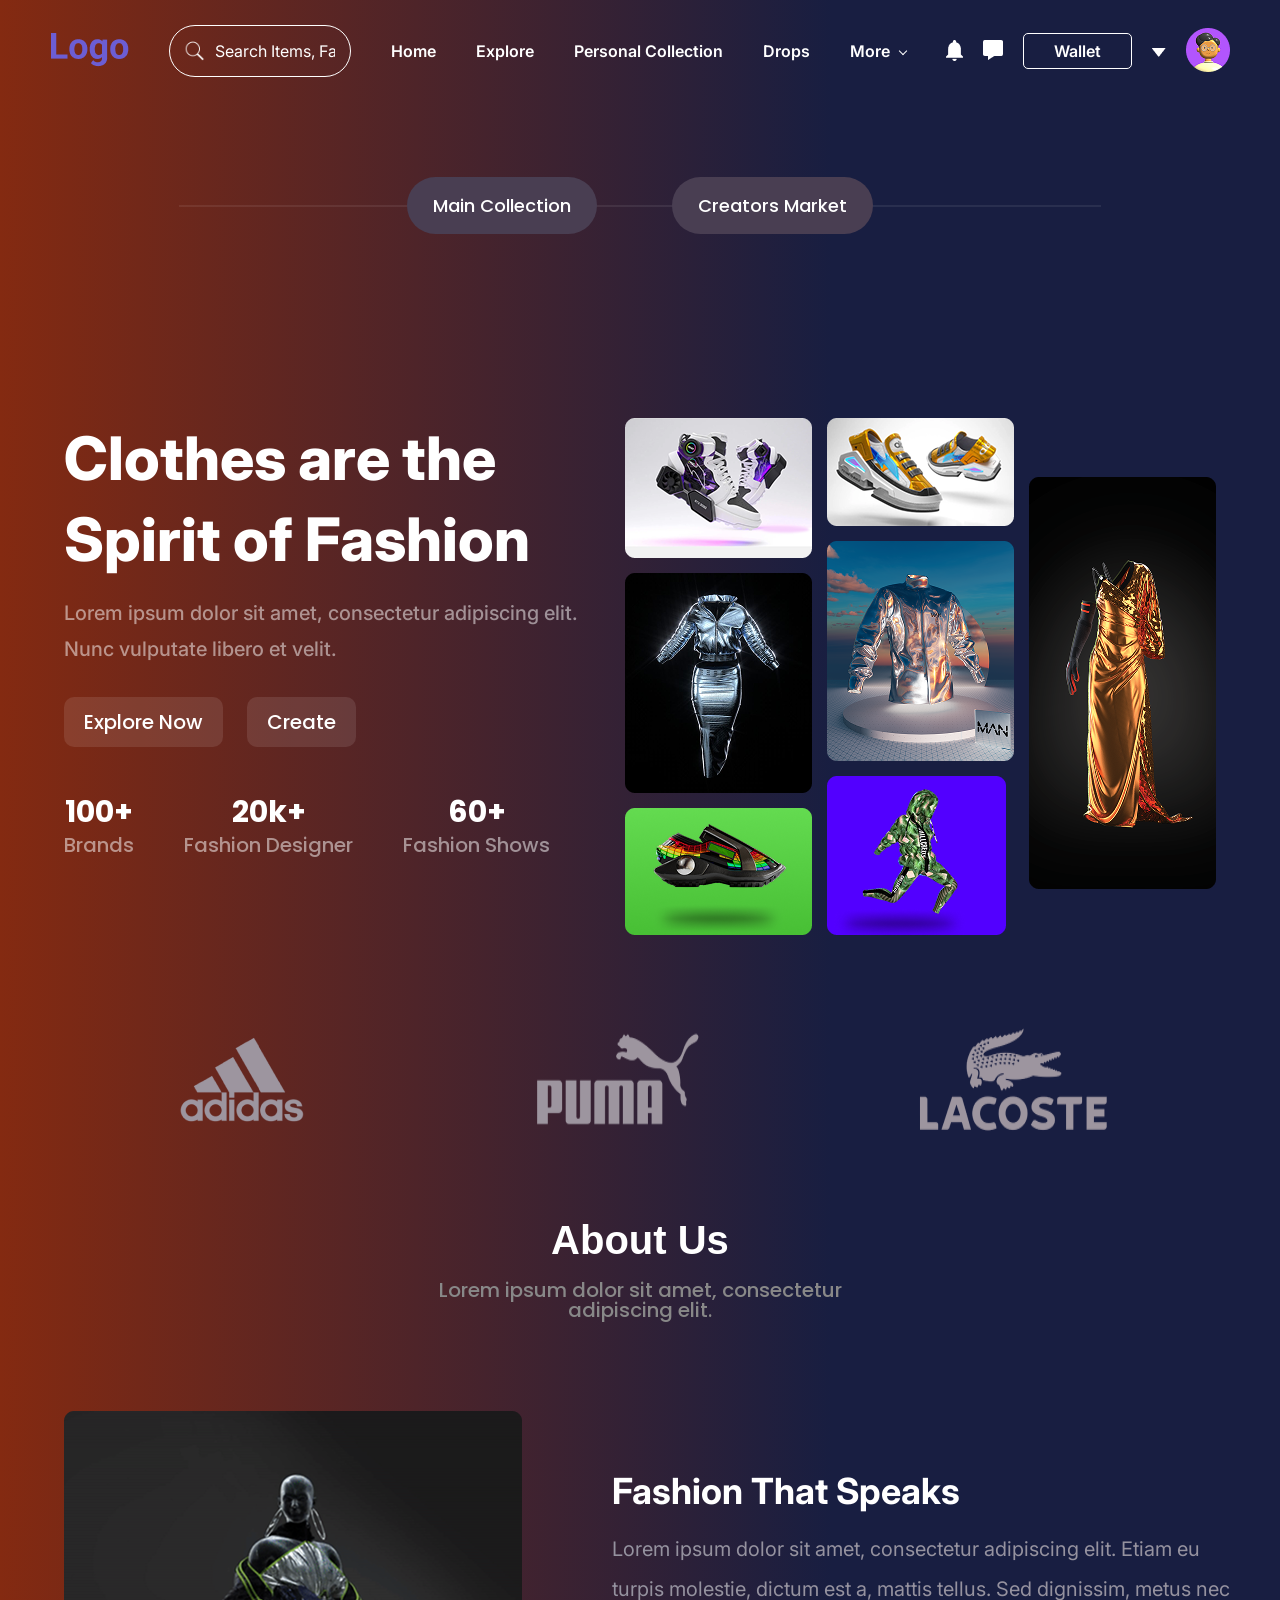
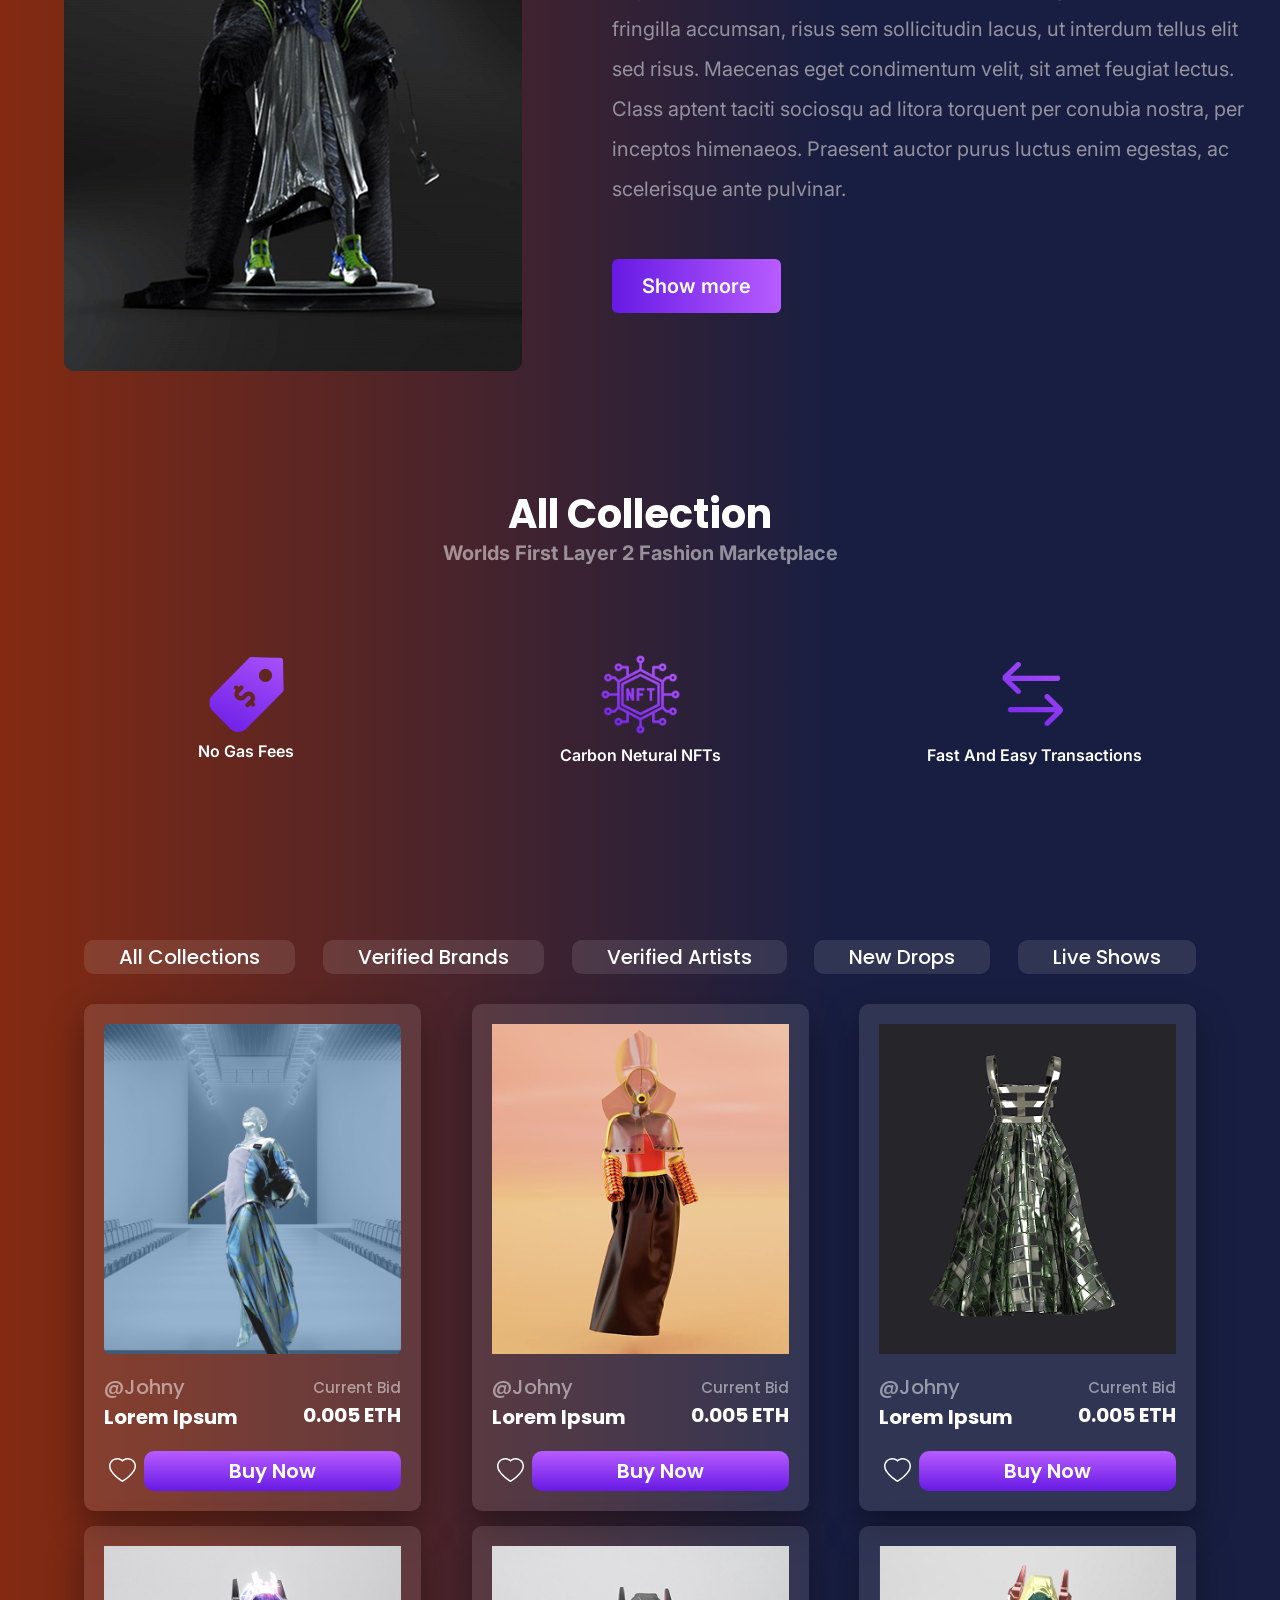
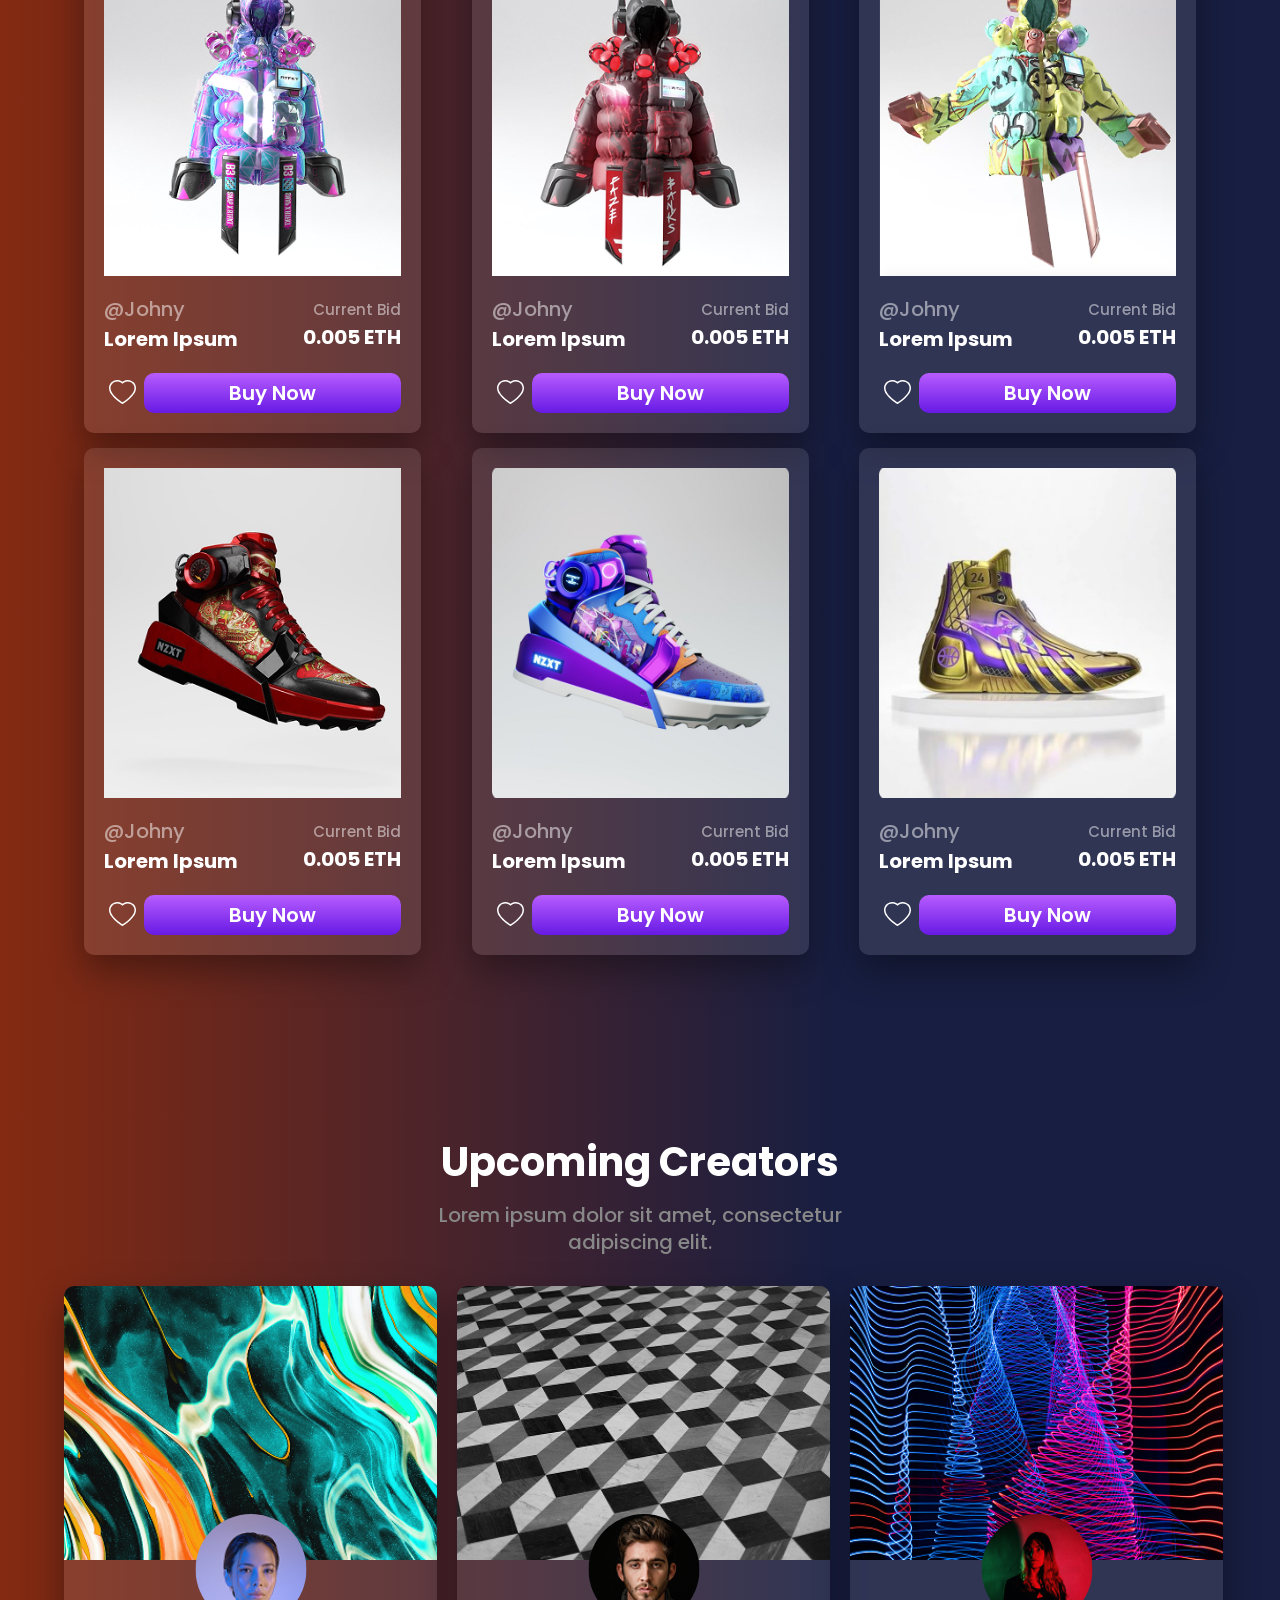
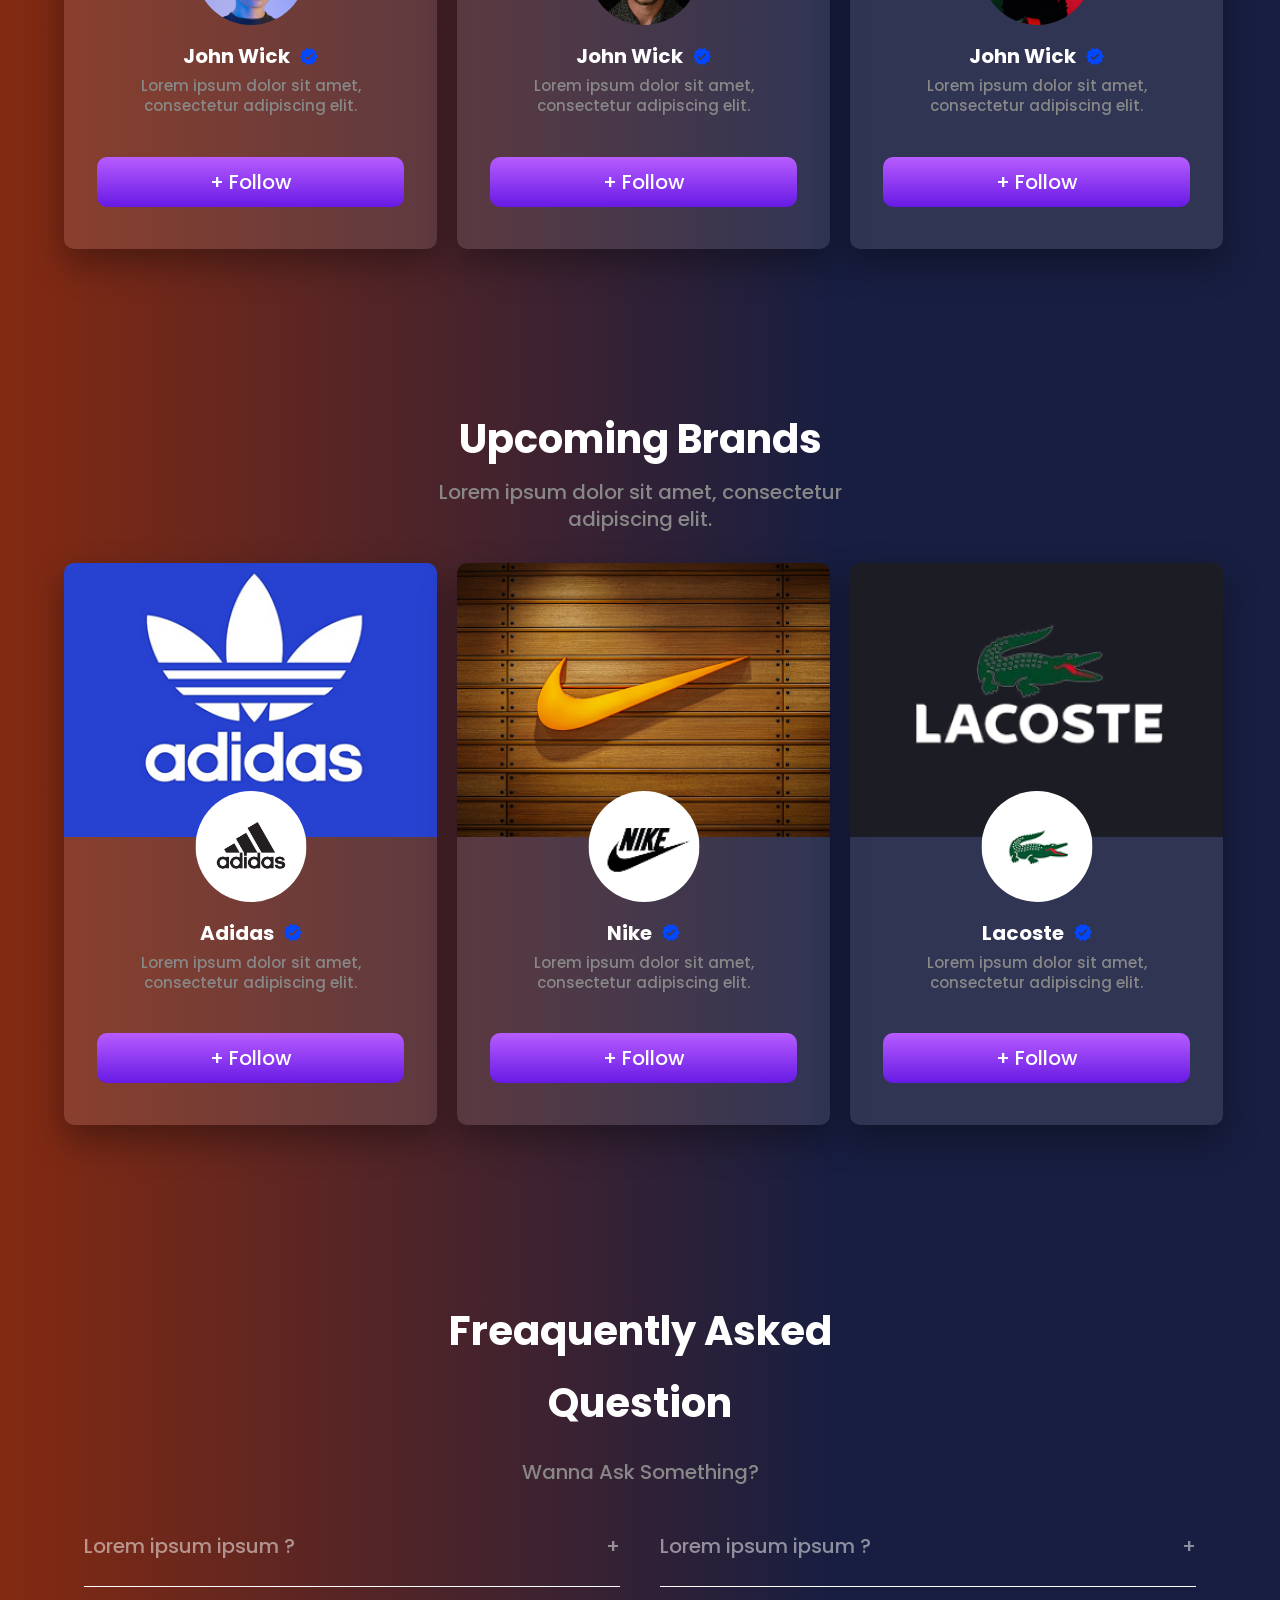
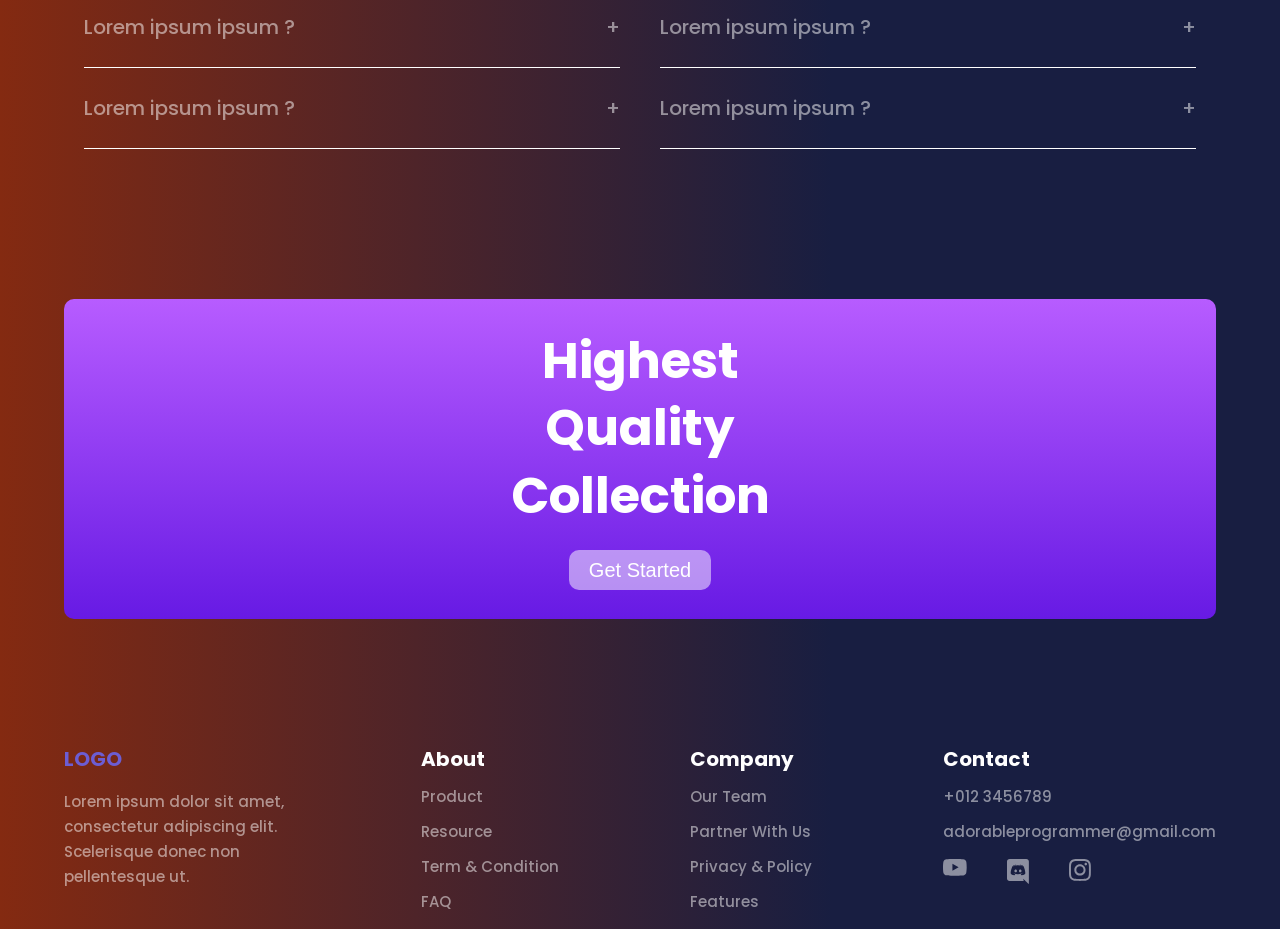
<file: index.html>
<!DOCTYPE html>
<html lang="en">

<head>
    <meta charset="UTF-8">
    <meta name="viewport" content="width=device-width, initial-scale=1.0">
    <link rel="preconnect" href="https://fonts.googleapis.com">
    <link rel="preconnect" href="https://fonts.gstatic.com" crossorigin>
    <link
        href="https://fonts.googleapis.com/css2?family=Inter:ital,opsz,wght@0,14..32,100..900;1,14..32,100..900&family=Poppins:wght@400;500;600;700&family=Red+Hat+Text:ital,wght@0,300..700;1,300..700&family=Space+Mono:ital,wght@0,400;0,700;1,400;1,700&family=Work+Sans:ital,wght@0,100..900;1,100..900&display=swap"
        rel="stylesheet">
    <link rel="stylesheet" href="assets/css/reset.css">
    <link rel="stylesheet" href="assets/css/style.css">
    <link rel="icon" type="image/x-icon" href="./assets/site-icons/fashion-logo.png" />
    <title>Fashion Marketplace</title>
</head>

<body>
    <header>
    <nav class="d-flex align-center justify-between gap-40">
        <a href="#" class="logo"><img src="./assets/images/header-logo.png" alt="header-logo"></a>

        <form class="search-container" action="#">
            <img class="search-btn" src="./assets/icons/search-icon.png" alt="search-icon">
            <input type="text" placeholder="Search Items, Fashion, Collection and Users">
        </form>

        <ul class="header-nav d-flex align-center gap-40 weight-600">
            <li><a href="#" class="nav-link">Home</a></li>
            <li><a href="explore.html" class="nav-link">Explore</a></li>
            <li><a href="personal-colection.html" class="nav-link">Personal Collection</a></li>
            <li><a href="#" class="nav-link">Drops</a></li>
            <li class="more-menu">
                <a href="#" class="nav-link more-link" aria-haspopup="true" aria-expanded="false">More <span class="more-arrow"></span></a>
                <ul class="dropdown-menu">
                    <li><a href="#">Stats</a></li>
                    <li><a href="#">Shows</a></li>
                    <li><a href="#">About Us</a></li>
                    <li><a href="#">Community</a></li>
                    <li><a href="#">Creator Studio</a></li>
                    <li><a href="#">Edit Profile</a></li>
                    <li><a href="#">Setting</a></li>
                </ul>
            </li>
        </ul>

        <div class="nav-right d-flex align-center gap-20">
            <div class="header-icons d-flex gap-20">
                <a href="#" class="icon-hover"><img src="./assets/icons/bell-icon.png" alt="bell-icon"></a>
                <a href="#" class="icon-hover"><img src="./assets/icons/message-icon.png" alt="message-icon"></a>
            </div>
            <a href="#" class="wallet-button d-flex weight-600">Wallet</a>
            <a href="#" class="drop-down"><img src="./assets/icons/arrow-down.png" alt="arrow-down"></a>
            <a href="./sign-in.html" class="profile-picture"><img src="./assets/icons/men-icon.png" alt="men-icon"></a>
        </div>
    </nav>
</header>

    <!-- Header-end////////////// -->
    <div class="container">
        <section class="colection-section">
            <div class="colection-button d-flex align-center gap-75 justify-center">
                <button class="buttons weight-500" type="button">Main Collection</button>
                <button class="buttons weight-500" type="button">Creators Market</button>
            </div>
        </section>

        <section class="hero-section d-flex">
            <div class="hero-left">
                <h1 class="weight-800 lh-135">Clothes are the Spirit of Fashion</h1>
                <p class="hero-p weight-500 lh-180">Lorem ipsum dolor sit amet, consectetur adipiscing elit. Nunc
                    vulputate libero et velit.</p>
                <button class="hero-button weight-500">Explore Now</button>
                <button class="hero-button weight-500">Create</button>

                <ul class="d-flex align-center gap-50">
                    <li>
                        <p class="main-statistic weight-700">100+</p>
                        <p class="statistic weight-500 lh-180">Brands</p>
                    </li>
                    <li>
                        <p class="main-statistic weight-700">20k+</p>
                        <p class="statistic weight-500 lh-180">Fashion Designer</p>
                    </li>
                    <li>
                        <p class="main-statistic weight-700">60+</p>
                        <p class="statistic weight-500 lh-180">Fashion Shows</p>
                    </li>
                </ul>
            </div>
            <div class="hero-right">
                <img src="./assets/images/hero-img.png" alt="hero image">
            </div>
        </section>
        <section class="brand-logo d-flex justify-center gap-220">
            <img src="./assets/images/adidas-logo.png" alt="adidas logo">
            <img src="./assets/images/puma-logo.png" alt="puma logo">
            <img src="./assets/images/lacoste-logo.png" alt="lacoste logo">
        </section>
        <!-- //hero-end/// -->

        <section class="about-us d-flex align-center justify-center flex-column">
            <h2 class="weight-700 lh-100">About Us</h2>
            <p class="weight-500 lh-100">Lorem ipsum dolor sit amet, consectetur adipiscing elit.</p>
        </section>

        <section class="fashion-speak d-flex gap-90 align-center">
            <div class="warior-img ">
                <img src="./assets/images/women-warior.png" alt="women warior img">
            </div>
            <div class="warior-right">
                <h2 class="weight-700 lh-100">Fashion That Speaks</h2>
                <p class="weight-400 lh-200">Lorem ipsum dolor sit amet, consectetur adipiscing elit. Etiam eu turpis
                    molestie, dictum est a, mattis tellus. Sed dignissim, metus nec fringilla accumsan, risus sem
                    sollicitudin lacus, ut interdum tellus elit sed risus. Maecenas eget condimentum velit, sit amet
                    feugiat lectus. Class aptent taciti sociosqu ad litora torquent per conubia nostra, per inceptos
                    himenaeos. Praesent auctor purus luctus enim egestas, ac scelerisque ante pulvinar. </p>
                <button class="weight-600">Show more</button>
            </div>
        </section>
        <!-- about section end//////////// -->

        <section>
            <div class="all-colection d-flex justify-center flex-column align-center">
                <h2 class="weight-700 lh-100">All Collection</h2>
                <p class="weight-700">Worlds First Layer 2 Fashion Marketplace</p>
            </div>
            <div class="all-colection-icons d-flex align-center justify-center">


                <div class="icon-item d-flex flex-column align-center">
                    <svg xmlns="http://www.w3.org/2000/svg" xmlns:xlink="http://www.w3.org/1999/xlink" width="75"
                        height="75" viewBox="0 0 75 75" fill="none">
                        <mask id="mask0_301_998" style="mask-type:alpha" maskUnits="userSpaceOnUse" x="0" y="0"
                            width="75" height="75">
                            <rect width="75" height="75" fill="url(#pattern0_301_998)" />
                        </mask>
                        <g mask="url(#mask0_301_998)">
                            <rect x="-28.6016" y="-17.1602" width="142.373" height="95.339"
                                fill="url(#paint0_linear_301_998)" />
                        </g>
                        <defs>
                            <pattern id="pattern0_301_998" patternContentUnits="objectBoundingBox" width="1" height="1">
                                <use xlink:href="#image0_301_998" transform="scale(0.00195312)" />
                            </pattern>
                            <linearGradient id="paint0_linear_301_998" x1="92.4153" y1="-17.1602" x2="40.3285"
                                y2="98.0739" gradientUnits="userSpaceOnUse">
                                <stop stop-color="#B75CFF" />
                                <stop offset="1" stop-color="#671AE4" />
                            </linearGradient>
                            <image id="image0_301_998" width="512" height="512" preserveAspectRatio="none"
                                xlink:href="[data-uri]" />
                        </defs>
                    </svg>
                    <h2 class="weight-600">No Gas Fees</h2>
                </div>

                <div class="icon-item d-flex flex-column align-center">
                    <svg xmlns="http://www.w3.org/2000/svg" xmlns:xlink="http://www.w3.org/1999/xlink" width="83"
                        height="83" viewBox="0 0 83 83" fill="none">
                        <mask id="mask0_301_1001" style="mask-type:alpha" maskUnits="userSpaceOnUse" x="0" y="0"
                            width="83" height="83">
                            <rect width="83" height="83" fill="url(#pattern0_301_1001)" />
                        </mask>
                        <g mask="url(#mask0_301_1001)">
                            <rect x="-12.4062" y="2.28125" width="102.539" height="89.0625"
                                fill="url(#paint0_linear_301_1001)" />
                        </g>
                        <defs>
                            <pattern id="pattern0_301_1001" patternContentUnits="objectBoundingBox" width="1"
                                height="1">
                                <use xlink:href="#image0_301_1001" transform="scale(0.005)" />
                            </pattern>
                            <linearGradient id="paint0_linear_301_1001" x1="74.752" y1="2.28125" x2="18.1878"
                                y2="98.7601" gradientUnits="userSpaceOnUse">
                                <stop stop-color="#B75CFF" />
                                <stop offset="1" stop-color="#671AE4" />
                            </linearGradient>
                            <image id="image0_301_1001" width="200" height="200" preserveAspectRatio="none"
                                xlink:href="[data-uri]" />
                        </defs>
                    </svg>
                    <h2 class="weight-600">Carbon Netural NFTs</h2>
                </div>

                <div class="icon-item d-flex flex-column align-center">
                    <svg xmlns="http://www.w3.org/2000/svg" xmlns:xlink="http://www.w3.org/1999/xlink" width="84"
                        height="84" viewBox="0 0 84 84" fill="none">
                        <mask id="mask0_301_1007" style="mask-type:alpha" maskUnits="userSpaceOnUse" x="0" y="0"
                            width="84" height="84">
                            <rect width="84" height="84" fill="url(#pattern0_301_1007)" />
                        </mask>
                        <g mask="url(#mask0_301_1007)">
                            <rect x="-24.6399" y="-8.96094" width="128.8" height="98.56"
                                fill="url(#paint0_linear_301_1007)" />
                        </g>
                        <defs>
                            <pattern id="pattern0_301_1007" patternContentUnits="objectBoundingBox" width="1"
                                height="1">
                                <use xlink:href="#image0_301_1007" transform="scale(0.00195312)" />
                            </pattern>
                            <linearGradient id="paint0_linear_301_1007" x1="84.8401" y1="-8.96094" x2="26.3433"
                                y2="104.291" gradientUnits="userSpaceOnUse">
                                <stop stop-color="#B75CFF" />
                                <stop offset="1" stop-color="#671AE4" />
                            </linearGradient>
                            <image id="image0_301_1007" width="512" height="512" preserveAspectRatio="none"
                                xlink:href="[data-uri]" />
                        </defs>
                    </svg>
                    <h2 class="weight-600">Fast And Easy Transactions</h2>
                </div>
            </div>
        </section>




        <section class="marketplace-section">
            <div class="bottom-nav d-flex justify-between align-center gap-20">
                <a class="weight-500" href="#">All Collections</a>
                <a class="weight-500" href="#">Verified Brands</a>
                <a class="weight-500" href="#">Verified Artists</a>
                <a class="weight-500" href="#">New Drops</a>
                <a class="weight-500" href="#">Live Shows</a>
            </div>


            <div class="card-container d-flex flex-wrap justify-between">
                <div class="colection-grid">
                    <img class="bg" src="./assets/images/grid-cyan-bg-dress.png" alt="cyan dress">

                    <div class="info d-flex justify-between align-center">
                        <div class="name">
                            <p class="weight-500 lh-100">@Johny</p>
                            <p class="weight-700">Lorem Ipsum</p>
                        </div>

                        <div class="bid">
                            <p class="weight-500 lh-100">Current Bid</p>
                            <p class="weight-700 lh-100">0.005 ETH</p>
                        </div>
                    </div>

                    <div class="actions d-flex align-center justify-between">
                        <button>
                            <svg xmlns="http://www.w3.org/2000/svg" width="27" height="24" viewBox="0 0 27 24"
                                fill="none">
                                <path
                                    d="M18.7432 0.75H18.7441C19.7439 0.747717 20.7343 0.942824 21.6572 1.32324H21.6582C22.4368 1.6429 23.1546 2.09004 23.7822 2.64453L24.0459 2.88867C24.6457 3.47072 25.1401 4.14943 25.5088 4.89453L25.6592 5.21777C26.0526 6.12531 26.2528 7.08639 26.25 8.07617V8.07812C26.25 9.00716 26.059 9.99202 25.666 11.0117L25.665 11.0137C25.3393 11.865 24.8589 12.7629 24.2373 13.6836C23.2534 15.139 21.8871 16.6771 20.168 18.252C17.3116 20.8665 14.484 22.6721 14.377 22.7402L13.6377 23.2109C13.5547 23.2633 13.4453 23.2633 13.3623 23.2109H13.3613L12.623 22.7402L12.6113 22.7324L12.6006 22.7266C12.5931 22.7218 12.5825 22.7154 12.5693 22.707C12.543 22.6902 12.5071 22.6658 12.4609 22.6357C12.3685 22.5754 12.2377 22.4896 12.0752 22.3799C11.7502 22.1604 11.2964 21.8463 10.7568 21.4521C9.6763 20.6628 8.25608 19.5568 6.83203 18.252L6.2041 17.6631C4.77732 16.2938 3.62363 14.9571 2.7627 13.6836C2.21964 12.8792 1.78563 12.0906 1.46484 11.334L1.33398 11.0117C0.941002 9.99202 0.75 9.00716 0.75 8.07812C0.750023 7.21047 0.903853 6.36545 1.20605 5.55957L1.34473 5.2168C1.72321 4.34438 2.27033 3.55356 2.95605 2.88965L2.95703 2.88867C3.64777 2.2174 4.45175 1.6901 5.34473 1.32324H5.3457C6.26949 0.942496 7.24787 0.75 8.26074 0.75C9.66538 0.750076 11.0343 1.13129 12.2227 1.85059C12.507 2.02267 12.7763 2.21179 13.0312 2.41699L13.502 2.7959L13.9717 2.41699C14.2267 2.21179 14.496 2.02267 14.7803 1.85059C15.9687 1.13119 17.3384 0.75 18.7432 0.75Z"
                                    stroke="white" stroke-width="1.5" />
                            </svg> </button>
                        <button class="weight-600 lh-100 ">Buy Now</button>
                    </div>
                </div>


                <div class="colection-grid">
                    <img class="bg" src="./assets/images/grid-orange-dress.png" alt="cyan dress">

                    <div class="info d-flex justify-between align-center">
                        <div class="name">
                            <p class="weight-500 lh-100">@Johny</p>
                            <p class="weight-700">Lorem Ipsum</p>
                        </div>

                        <div class="bid">
                            <p class="weight-500 lh-100">Current Bid</p>
                            <p class="weight-700 lh-100">0.005 ETH</p>
                        </div>
                    </div>

                    <div class="actions d-flex align-center justify-between">
                        <button>
                            <svg xmlns="http://www.w3.org/2000/svg" width="27" height="24" viewBox="0 0 27 24"
                                fill="none">
                                <path
                                    d="M18.7432 0.75H18.7441C19.7439 0.747717 20.7343 0.942824 21.6572 1.32324H21.6582C22.4368 1.6429 23.1546 2.09004 23.7822 2.64453L24.0459 2.88867C24.6457 3.47072 25.1401 4.14943 25.5088 4.89453L25.6592 5.21777C26.0526 6.12531 26.2528 7.08639 26.25 8.07617V8.07812C26.25 9.00716 26.059 9.99202 25.666 11.0117L25.665 11.0137C25.3393 11.865 24.8589 12.7629 24.2373 13.6836C23.2534 15.139 21.8871 16.6771 20.168 18.252C17.3116 20.8665 14.484 22.6721 14.377 22.7402L13.6377 23.2109C13.5547 23.2633 13.4453 23.2633 13.3623 23.2109H13.3613L12.623 22.7402L12.6113 22.7324L12.6006 22.7266C12.5931 22.7218 12.5825 22.7154 12.5693 22.707C12.543 22.6902 12.5071 22.6658 12.4609 22.6357C12.3685 22.5754 12.2377 22.4896 12.0752 22.3799C11.7502 22.1604 11.2964 21.8463 10.7568 21.4521C9.6763 20.6628 8.25608 19.5568 6.83203 18.252L6.2041 17.6631C4.77732 16.2938 3.62363 14.9571 2.7627 13.6836C2.21964 12.8792 1.78563 12.0906 1.46484 11.334L1.33398 11.0117C0.941002 9.99202 0.75 9.00716 0.75 8.07812C0.750023 7.21047 0.903853 6.36545 1.20605 5.55957L1.34473 5.2168C1.72321 4.34438 2.27033 3.55356 2.95605 2.88965L2.95703 2.88867C3.64777 2.2174 4.45175 1.6901 5.34473 1.32324H5.3457C6.26949 0.942496 7.24787 0.75 8.26074 0.75C9.66538 0.750076 11.0343 1.13129 12.2227 1.85059C12.507 2.02267 12.7763 2.21179 13.0312 2.41699L13.502 2.7959L13.9717 2.41699C14.2267 2.21179 14.496 2.02267 14.7803 1.85059C15.9687 1.13119 17.3384 0.75 18.7432 0.75Z"
                                    stroke="white" stroke-width="1.5" />
                            </svg> </button>
                        <button class="weight-600 lh-100 ">Buy Now</button>
                    </div>
                </div>


                <div class="colection-grid">
                    <img class="bg" src="./assets/images/grid-gray-dress.png" alt="cyan dress">

                    <div class="info d-flex justify-between align-center">
                        <div class="name">
                            <p class="weight-500 lh-100">@Johny</p>
                            <p class="weight-700">Lorem Ipsum</p>
                        </div>

                        <div class="bid">
                            <p class="weight-500 lh-100">Current Bid</p>
                            <p class="weight-700 lh-100">0.005 ETH</p>
                        </div>
                    </div>

                    <div class="actions d-flex align-center justify-between">
                        <button>
                            <svg xmlns="http://www.w3.org/2000/svg" width="27" height="24" viewBox="0 0 27 24"
                                fill="none">
                                <path
                                    d="M18.7432 0.75H18.7441C19.7439 0.747717 20.7343 0.942824 21.6572 1.32324H21.6582C22.4368 1.6429 23.1546 2.09004 23.7822 2.64453L24.0459 2.88867C24.6457 3.47072 25.1401 4.14943 25.5088 4.89453L25.6592 5.21777C26.0526 6.12531 26.2528 7.08639 26.25 8.07617V8.07812C26.25 9.00716 26.059 9.99202 25.666 11.0117L25.665 11.0137C25.3393 11.865 24.8589 12.7629 24.2373 13.6836C23.2534 15.139 21.8871 16.6771 20.168 18.252C17.3116 20.8665 14.484 22.6721 14.377 22.7402L13.6377 23.2109C13.5547 23.2633 13.4453 23.2633 13.3623 23.2109H13.3613L12.623 22.7402L12.6113 22.7324L12.6006 22.7266C12.5931 22.7218 12.5825 22.7154 12.5693 22.707C12.543 22.6902 12.5071 22.6658 12.4609 22.6357C12.3685 22.5754 12.2377 22.4896 12.0752 22.3799C11.7502 22.1604 11.2964 21.8463 10.7568 21.4521C9.6763 20.6628 8.25608 19.5568 6.83203 18.252L6.2041 17.6631C4.77732 16.2938 3.62363 14.9571 2.7627 13.6836C2.21964 12.8792 1.78563 12.0906 1.46484 11.334L1.33398 11.0117C0.941002 9.99202 0.75 9.00716 0.75 8.07812C0.750023 7.21047 0.903853 6.36545 1.20605 5.55957L1.34473 5.2168C1.72321 4.34438 2.27033 3.55356 2.95605 2.88965L2.95703 2.88867C3.64777 2.2174 4.45175 1.6901 5.34473 1.32324H5.3457C6.26949 0.942496 7.24787 0.75 8.26074 0.75C9.66538 0.750076 11.0343 1.13129 12.2227 1.85059C12.507 2.02267 12.7763 2.21179 13.0312 2.41699L13.502 2.7959L13.9717 2.41699C14.2267 2.21179 14.496 2.02267 14.7803 1.85059C15.9687 1.13119 17.3384 0.75 18.7432 0.75Z"
                                    stroke="white" stroke-width="1.5" />
                            </svg> </button>
                        <button class="weight-600 lh-100 ">Buy Now</button>
                    </div>
                </div>


                <div class="colection-grid">
                    <img class="bg" src="./assets/images/jacket-pinkandcyan.png" alt="cyan dress">

                    <div class="info d-flex justify-between align-center">
                        <div class="name">
                            <p class="weight-500 lh-100">@Johny</p>
                            <p class="weight-700">Lorem Ipsum</p>
                        </div>

                        <div class="bid">
                            <p class="weight-500 lh-100">Current Bid</p>
                            <p class="weight-700 lh-100">0.005 ETH</p>
                        </div>
                    </div>

                    <div class="actions d-flex align-center justify-between">
                        <button>
                            <svg xmlns="http://www.w3.org/2000/svg" width="27" height="24" viewBox="0 0 27 24"
                                fill="none">
                                <path
                                    d="M18.7432 0.75H18.7441C19.7439 0.747717 20.7343 0.942824 21.6572 1.32324H21.6582C22.4368 1.6429 23.1546 2.09004 23.7822 2.64453L24.0459 2.88867C24.6457 3.47072 25.1401 4.14943 25.5088 4.89453L25.6592 5.21777C26.0526 6.12531 26.2528 7.08639 26.25 8.07617V8.07812C26.25 9.00716 26.059 9.99202 25.666 11.0117L25.665 11.0137C25.3393 11.865 24.8589 12.7629 24.2373 13.6836C23.2534 15.139 21.8871 16.6771 20.168 18.252C17.3116 20.8665 14.484 22.6721 14.377 22.7402L13.6377 23.2109C13.5547 23.2633 13.4453 23.2633 13.3623 23.2109H13.3613L12.623 22.7402L12.6113 22.7324L12.6006 22.7266C12.5931 22.7218 12.5825 22.7154 12.5693 22.707C12.543 22.6902 12.5071 22.6658 12.4609 22.6357C12.3685 22.5754 12.2377 22.4896 12.0752 22.3799C11.7502 22.1604 11.2964 21.8463 10.7568 21.4521C9.6763 20.6628 8.25608 19.5568 6.83203 18.252L6.2041 17.6631C4.77732 16.2938 3.62363 14.9571 2.7627 13.6836C2.21964 12.8792 1.78563 12.0906 1.46484 11.334L1.33398 11.0117C0.941002 9.99202 0.75 9.00716 0.75 8.07812C0.750023 7.21047 0.903853 6.36545 1.20605 5.55957L1.34473 5.2168C1.72321 4.34438 2.27033 3.55356 2.95605 2.88965L2.95703 2.88867C3.64777 2.2174 4.45175 1.6901 5.34473 1.32324H5.3457C6.26949 0.942496 7.24787 0.75 8.26074 0.75C9.66538 0.750076 11.0343 1.13129 12.2227 1.85059C12.507 2.02267 12.7763 2.21179 13.0312 2.41699L13.502 2.7959L13.9717 2.41699C14.2267 2.21179 14.496 2.02267 14.7803 1.85059C15.9687 1.13119 17.3384 0.75 18.7432 0.75Z"
                                    stroke="white" stroke-width="1.5" />
                            </svg> </button>
                        <button class="weight-600 lh-100 ">Buy Now</button>
                    </div>
                </div>



                <div class="colection-grid">
                    <img class="bg" src="./assets/images/jacket-red.png" alt="cyan dress">

                    <div class="info d-flex justify-between align-center">
                        <div class="name">
                            <p class="weight-500 lh-100">@Johny</p>
                            <p class="weight-700">Lorem Ipsum</p>
                        </div>

                        <div class="bid">
                            <p class="weight-500 lh-100">Current Bid</p>
                            <p class="weight-700 lh-100">0.005 ETH</p>
                        </div>
                    </div>

                    <div class="actions d-flex align-center justify-between">
                        <button>
                            <svg xmlns="http://www.w3.org/2000/svg" width="27" height="24" viewBox="0 0 27 24"
                                fill="none">
                                <path
                                    d="M18.7432 0.75H18.7441C19.7439 0.747717 20.7343 0.942824 21.6572 1.32324H21.6582C22.4368 1.6429 23.1546 2.09004 23.7822 2.64453L24.0459 2.88867C24.6457 3.47072 25.1401 4.14943 25.5088 4.89453L25.6592 5.21777C26.0526 6.12531 26.2528 7.08639 26.25 8.07617V8.07812C26.25 9.00716 26.059 9.99202 25.666 11.0117L25.665 11.0137C25.3393 11.865 24.8589 12.7629 24.2373 13.6836C23.2534 15.139 21.8871 16.6771 20.168 18.252C17.3116 20.8665 14.484 22.6721 14.377 22.7402L13.6377 23.2109C13.5547 23.2633 13.4453 23.2633 13.3623 23.2109H13.3613L12.623 22.7402L12.6113 22.7324L12.6006 22.7266C12.5931 22.7218 12.5825 22.7154 12.5693 22.707C12.543 22.6902 12.5071 22.6658 12.4609 22.6357C12.3685 22.5754 12.2377 22.4896 12.0752 22.3799C11.7502 22.1604 11.2964 21.8463 10.7568 21.4521C9.6763 20.6628 8.25608 19.5568 6.83203 18.252L6.2041 17.6631C4.77732 16.2938 3.62363 14.9571 2.7627 13.6836C2.21964 12.8792 1.78563 12.0906 1.46484 11.334L1.33398 11.0117C0.941002 9.99202 0.75 9.00716 0.75 8.07812C0.750023 7.21047 0.903853 6.36545 1.20605 5.55957L1.34473 5.2168C1.72321 4.34438 2.27033 3.55356 2.95605 2.88965L2.95703 2.88867C3.64777 2.2174 4.45175 1.6901 5.34473 1.32324H5.3457C6.26949 0.942496 7.24787 0.75 8.26074 0.75C9.66538 0.750076 11.0343 1.13129 12.2227 1.85059C12.507 2.02267 12.7763 2.21179 13.0312 2.41699L13.502 2.7959L13.9717 2.41699C14.2267 2.21179 14.496 2.02267 14.7803 1.85059C15.9687 1.13119 17.3384 0.75 18.7432 0.75Z"
                                    stroke="white" stroke-width="1.5" />
                            </svg> </button>
                        <button class="weight-600 lh-100 ">Buy Now</button>
                    </div>
                </div>



                <div class="colection-grid">
                    <img class="bg" src="./assets/images/jacket-yelow.png" alt="cyan dress">

                    <div class="info d-flex justify-between align-center">
                        <div class="name">
                            <p class="weight-500 lh-100">@Johny</p>
                            <p class="weight-700">Lorem Ipsum</p>
                        </div>

                        <div class="bid">
                            <p class="weight-500 lh-100">Current Bid</p>
                            <p class="weight-700 lh-100">0.005 ETH</p>
                        </div>
                    </div>

                    <div class="actions d-flex align-center justify-between">
                        <button>
                            <svg xmlns="http://www.w3.org/2000/svg" width="27" height="24" viewBox="0 0 27 24"
                                fill="none">
                                <path
                                    d="M18.7432 0.75H18.7441C19.7439 0.747717 20.7343 0.942824 21.6572 1.32324H21.6582C22.4368 1.6429 23.1546 2.09004 23.7822 2.64453L24.0459 2.88867C24.6457 3.47072 25.1401 4.14943 25.5088 4.89453L25.6592 5.21777C26.0526 6.12531 26.2528 7.08639 26.25 8.07617V8.07812C26.25 9.00716 26.059 9.99202 25.666 11.0117L25.665 11.0137C25.3393 11.865 24.8589 12.7629 24.2373 13.6836C23.2534 15.139 21.8871 16.6771 20.168 18.252C17.3116 20.8665 14.484 22.6721 14.377 22.7402L13.6377 23.2109C13.5547 23.2633 13.4453 23.2633 13.3623 23.2109H13.3613L12.623 22.7402L12.6113 22.7324L12.6006 22.7266C12.5931 22.7218 12.5825 22.7154 12.5693 22.707C12.543 22.6902 12.5071 22.6658 12.4609 22.6357C12.3685 22.5754 12.2377 22.4896 12.0752 22.3799C11.7502 22.1604 11.2964 21.8463 10.7568 21.4521C9.6763 20.6628 8.25608 19.5568 6.83203 18.252L6.2041 17.6631C4.77732 16.2938 3.62363 14.9571 2.7627 13.6836C2.21964 12.8792 1.78563 12.0906 1.46484 11.334L1.33398 11.0117C0.941002 9.99202 0.75 9.00716 0.75 8.07812C0.750023 7.21047 0.903853 6.36545 1.20605 5.55957L1.34473 5.2168C1.72321 4.34438 2.27033 3.55356 2.95605 2.88965L2.95703 2.88867C3.64777 2.2174 4.45175 1.6901 5.34473 1.32324H5.3457C6.26949 0.942496 7.24787 0.75 8.26074 0.75C9.66538 0.750076 11.0343 1.13129 12.2227 1.85059C12.507 2.02267 12.7763 2.21179 13.0312 2.41699L13.502 2.7959L13.9717 2.41699C14.2267 2.21179 14.496 2.02267 14.7803 1.85059C15.9687 1.13119 17.3384 0.75 18.7432 0.75Z"
                                    stroke="white" stroke-width="1.5" />
                            </svg> </button>
                        <button class="weight-600 lh-100 ">Buy Now</button>
                    </div>
                </div>


                <div class="colection-grid">
                    <img class="bg" src="./assets/images/red-boots.png" alt="cyan dress">

                    <div class="info d-flex justify-between align-center">
                        <div class="name">
                            <p class="weight-500 lh-100">@Johny</p>
                            <p class="weight-700">Lorem Ipsum</p>
                        </div>

                        <div class="bid">
                            <p class="weight-500 lh-100">Current Bid</p>
                            <p class="weight-700 lh-100">0.005 ETH</p>
                        </div>
                    </div>

                    <div class="actions d-flex align-center justify-between">
                        <button>
                            <svg xmlns="http://www.w3.org/2000/svg" width="27" height="24" viewBox="0 0 27 24"
                                fill="none">
                                <path
                                    d="M18.7432 0.75H18.7441C19.7439 0.747717 20.7343 0.942824 21.6572 1.32324H21.6582C22.4368 1.6429 23.1546 2.09004 23.7822 2.64453L24.0459 2.88867C24.6457 3.47072 25.1401 4.14943 25.5088 4.89453L25.6592 5.21777C26.0526 6.12531 26.2528 7.08639 26.25 8.07617V8.07812C26.25 9.00716 26.059 9.99202 25.666 11.0117L25.665 11.0137C25.3393 11.865 24.8589 12.7629 24.2373 13.6836C23.2534 15.139 21.8871 16.6771 20.168 18.252C17.3116 20.8665 14.484 22.6721 14.377 22.7402L13.6377 23.2109C13.5547 23.2633 13.4453 23.2633 13.3623 23.2109H13.3613L12.623 22.7402L12.6113 22.7324L12.6006 22.7266C12.5931 22.7218 12.5825 22.7154 12.5693 22.707C12.543 22.6902 12.5071 22.6658 12.4609 22.6357C12.3685 22.5754 12.2377 22.4896 12.0752 22.3799C11.7502 22.1604 11.2964 21.8463 10.7568 21.4521C9.6763 20.6628 8.25608 19.5568 6.83203 18.252L6.2041 17.6631C4.77732 16.2938 3.62363 14.9571 2.7627 13.6836C2.21964 12.8792 1.78563 12.0906 1.46484 11.334L1.33398 11.0117C0.941002 9.99202 0.75 9.00716 0.75 8.07812C0.750023 7.21047 0.903853 6.36545 1.20605 5.55957L1.34473 5.2168C1.72321 4.34438 2.27033 3.55356 2.95605 2.88965L2.95703 2.88867C3.64777 2.2174 4.45175 1.6901 5.34473 1.32324H5.3457C6.26949 0.942496 7.24787 0.75 8.26074 0.75C9.66538 0.750076 11.0343 1.13129 12.2227 1.85059C12.507 2.02267 12.7763 2.21179 13.0312 2.41699L13.502 2.7959L13.9717 2.41699C14.2267 2.21179 14.496 2.02267 14.7803 1.85059C15.9687 1.13119 17.3384 0.75 18.7432 0.75Z"
                                    stroke="white" stroke-width="1.5" />
                            </svg> </button>
                        <button class="weight-600 lh-100 ">Buy Now</button>
                    </div>
                </div>

                <div class="colection-grid">
                    <img class="bg" src="./assets/images/purple-boots.png" alt="cyan dress">

                    <div class="info d-flex justify-between align-center">
                        <div class="name">
                            <p class="weight-500 lh-100">@Johny</p>
                            <p class="weight-700">Lorem Ipsum</p>
                        </div>

                        <div class="bid">
                            <p class="weight-500 lh-100">Current Bid</p>
                            <p class="weight-700 lh-100">0.005 ETH</p>
                        </div>
                    </div>

                    <div class="actions d-flex align-center justify-between">
                        <button>
                            <svg xmlns="http://www.w3.org/2000/svg" width="27" height="24" viewBox="0 0 27 24"
                                fill="none">
                                <path
                                    d="M18.7432 0.75H18.7441C19.7439 0.747717 20.7343 0.942824 21.6572 1.32324H21.6582C22.4368 1.6429 23.1546 2.09004 23.7822 2.64453L24.0459 2.88867C24.6457 3.47072 25.1401 4.14943 25.5088 4.89453L25.6592 5.21777C26.0526 6.12531 26.2528 7.08639 26.25 8.07617V8.07812C26.25 9.00716 26.059 9.99202 25.666 11.0117L25.665 11.0137C25.3393 11.865 24.8589 12.7629 24.2373 13.6836C23.2534 15.139 21.8871 16.6771 20.168 18.252C17.3116 20.8665 14.484 22.6721 14.377 22.7402L13.6377 23.2109C13.5547 23.2633 13.4453 23.2633 13.3623 23.2109H13.3613L12.623 22.7402L12.6113 22.7324L12.6006 22.7266C12.5931 22.7218 12.5825 22.7154 12.5693 22.707C12.543 22.6902 12.5071 22.6658 12.4609 22.6357C12.3685 22.5754 12.2377 22.4896 12.0752 22.3799C11.7502 22.1604 11.2964 21.8463 10.7568 21.4521C9.6763 20.6628 8.25608 19.5568 6.83203 18.252L6.2041 17.6631C4.77732 16.2938 3.62363 14.9571 2.7627 13.6836C2.21964 12.8792 1.78563 12.0906 1.46484 11.334L1.33398 11.0117C0.941002 9.99202 0.75 9.00716 0.75 8.07812C0.750023 7.21047 0.903853 6.36545 1.20605 5.55957L1.34473 5.2168C1.72321 4.34438 2.27033 3.55356 2.95605 2.88965L2.95703 2.88867C3.64777 2.2174 4.45175 1.6901 5.34473 1.32324H5.3457C6.26949 0.942496 7.24787 0.75 8.26074 0.75C9.66538 0.750076 11.0343 1.13129 12.2227 1.85059C12.507 2.02267 12.7763 2.21179 13.0312 2.41699L13.502 2.7959L13.9717 2.41699C14.2267 2.21179 14.496 2.02267 14.7803 1.85059C15.9687 1.13119 17.3384 0.75 18.7432 0.75Z"
                                    stroke="white" stroke-width="1.5" />
                            </svg> </button>
                        <button class="weight-600 lh-100 ">Buy Now</button>
                    </div>
                </div>



                <div class="colection-grid">
                    <img class="bg" src="./assets/images/yelow-boots.png" alt="cyan dress">

                    <div class="info d-flex justify-between align-center">
                        <div class="name">
                            <p class="weight-500 lh-100">@Johny</p>
                            <p class="weight-700">Lorem Ipsum</p>
                        </div>

                        <div class="bid">
                            <p class="weight-500 lh-100">Current Bid</p>
                            <p class="weight-700 lh-100">0.005 ETH</p>
                        </div>
                    </div>

                    <div class="actions d-flex align-center justify-between">
                        <button>
                            <svg xmlns="http://www.w3.org/2000/svg" width="27" height="24" viewBox="0 0 27 24"
                                fill="none">
                                <path
                                    d="M18.7432 0.75H18.7441C19.7439 0.747717 20.7343 0.942824 21.6572 1.32324H21.6582C22.4368 1.6429 23.1546 2.09004 23.7822 2.64453L24.0459 2.88867C24.6457 3.47072 25.1401 4.14943 25.5088 4.89453L25.6592 5.21777C26.0526 6.12531 26.2528 7.08639 26.25 8.07617V8.07812C26.25 9.00716 26.059 9.99202 25.666 11.0117L25.665 11.0137C25.3393 11.865 24.8589 12.7629 24.2373 13.6836C23.2534 15.139 21.8871 16.6771 20.168 18.252C17.3116 20.8665 14.484 22.6721 14.377 22.7402L13.6377 23.2109C13.5547 23.2633 13.4453 23.2633 13.3623 23.2109H13.3613L12.623 22.7402L12.6113 22.7324L12.6006 22.7266C12.5931 22.7218 12.5825 22.7154 12.5693 22.707C12.543 22.6902 12.5071 22.6658 12.4609 22.6357C12.3685 22.5754 12.2377 22.4896 12.0752 22.3799C11.7502 22.1604 11.2964 21.8463 10.7568 21.4521C9.6763 20.6628 8.25608 19.5568 6.83203 18.252L6.2041 17.6631C4.77732 16.2938 3.62363 14.9571 2.7627 13.6836C2.21964 12.8792 1.78563 12.0906 1.46484 11.334L1.33398 11.0117C0.941002 9.99202 0.75 9.00716 0.75 8.07812C0.750023 7.21047 0.903853 6.36545 1.20605 5.55957L1.34473 5.2168C1.72321 4.34438 2.27033 3.55356 2.95605 2.88965L2.95703 2.88867C3.64777 2.2174 4.45175 1.6901 5.34473 1.32324H5.3457C6.26949 0.942496 7.24787 0.75 8.26074 0.75C9.66538 0.750076 11.0343 1.13129 12.2227 1.85059C12.507 2.02267 12.7763 2.21179 13.0312 2.41699L13.502 2.7959L13.9717 2.41699C14.2267 2.21179 14.496 2.02267 14.7803 1.85059C15.9687 1.13119 17.3384 0.75 18.7432 0.75Z"
                                    stroke="white" stroke-width="1.5" />
                            </svg> </button>
                        <button class="weight-600 lh-100 ">Buy Now</button>
                    </div>
                </div>
            </div>
        </section>
        <!-- ///////////////////////////////////////////cards---end/// -->
        <section class="creators">

            <div class="creators-title d-flex align-center justify-center flex-column">
                <h2 class="weight-700 lh-100">Upcoming Creators</h2>
                <p class="weight-500 lh-135">
                    Lorem ipsum dolor sit amet, consectetur adipiscing elit.
                </p>
            </div>

            <div class="creator-list d-flex justify-between gap-20">

                <!-- Creator 1 -->
                <div class="creator-cards d-flex flex-column">
                    <img class="cover" src="./assets/images/creator-bg.png" alt="Creator background">

                    <img class="avatar" src="./assets/images/woomen-avatar.png" alt="Creator avatar">

                    <div class="user-info">
                        <div class="name-row d-flex align-center justify-center gap-10">
                            <h2 class="weight-700 lh-100">John Wick</h2>

                            <svg xmlns="http://www.w3.org/2000/svg" width="18" height="17" viewBox="0 0 18 17"
                                fill="none">
                                <path
                                    d="M18 8.5L16.0036 6.24143L16.2818 3.25429L13.3282 2.59048L11.7818 0L9 1.1819L6.21818 0L4.67182 2.58238L1.71818 3.2381L1.99636 6.23333L0 8.5L1.99636 10.7586L1.71818 13.7538L4.67182 14.4176L6.21818 17L9 15.81L11.7818 16.9919L13.3282 14.4095L16.2818 13.7457L16.0036 10.7586L18 8.5ZM6.85636 11.7462L4.90909 9.80333C4.83324 9.72844 4.77307 9.63948 4.73201 9.54155C4.69095 9.44362 4.66982 9.33864 4.66982 9.23262C4.66982 9.1266 4.69095 9.02162 4.73201 8.92369C4.77307 8.82575 4.83324 8.7368 4.90909 8.6619L4.96636 8.60524C5.28545 8.28952 5.80909 8.28952 6.12818 8.60524L7.44545 9.91667L11.6591 5.73952C11.9782 5.42381 12.5018 5.42381 12.8209 5.73952L12.8782 5.79619C13.1973 6.1119 13.1973 6.6219 12.8782 6.93762L8.03454 11.7462C7.69909 12.0619 7.18364 12.0619 6.85636 11.7462Z"
                                    fill="#0047FF" />
                            </svg>
                        </div>

                        <p class="lh-135 weight-500">
                            Lorem ipsum dolor sit amet, consectetur adipiscing elit.
                        </p>

                        <button class="follow weight-500">+ Follow</button>
                    </div>
                </div>

                <!-- Creator 2 -->
                <div class="creator-cards d-flex flex-column">
                    <img class="cover" src="./assets/images/black-gray-bg.png" alt="Creator background">

                    <img class="avatar" src="./assets/images/men-avatar.png" alt="Creator avatar">

                    <div class="user-info">
                        <div class="name-row d-flex align-center justify-center gap-10">
                            <h2 class="weight-700 lh-100">John Wick</h2>

                            <svg xmlns="http://www.w3.org/2000/svg" width="18" height="17" viewBox="0 0 18 17"
                                fill="none">
                                <path
                                    d="M18 8.5L16.0036 6.24143L16.2818 3.25429L13.3282 2.59048L11.7818 0L9 1.1819L6.21818 0L4.67182 2.58238L1.71818 3.2381L1.99636 6.23333L0 8.5L1.99636 10.7586L1.71818 13.7538L4.67182 14.4176L6.21818 17L9 15.81L11.7818 16.9919L13.3282 14.4095L16.2818 13.7457L16.0036 10.7586L18 8.5ZM6.85636 11.7462L4.90909 9.80333C4.83324 9.72844 4.77307 9.63948 4.73201 9.54155C4.69095 9.44362 4.66982 9.33864 4.66982 9.23262C4.66982 9.1266 4.69095 9.02162 4.73201 8.92369C4.77307 8.82575 4.75201 8.7368 4.90909 8.6619L4.96636 8.60524C5.28545 8.28952 5.80909 8.28952 6.12818 8.60524L7.44545 9.91667L11.6591 5.73952C11.9782 5.42381 12.5018 5.42381 12.8209 5.73952L12.8782 5.79619C13.1973 6.1119 13.1973 6.6219 12.8782 6.93762L8.03454 11.7462C7.69909 12.0619 7.18364 12.0619 6.85636 11.7462Z"
                                    fill="#0047FF" />
                            </svg>
                        </div>

                        <p class="lh-135 weight-500">
                            Lorem ipsum dolor sit amet, consectetur adipiscing elit.
                        </p>

                        <button class="follow weight-500">+ Follow</button>
                    </div>
                </div>

                <!-- Creator 3 -->
                <div class="creator-cards d-flex flex-column">
                    <img class="cover" src="./assets/images/creator-lassers-bg.png" alt="Creator background">

                    <img class="avatar" src="./assets/images/creator-avatar-woman-redbg.png" alt="Creator avatar">

                    <div class="user-info">
                        <div class="name-row d-flex align-center justify-center gap-10">
                            <h2 class="weight-700 lh-100">John Wick</h2>

                            <svg xmlns="http://www.w3.org/2000/svg" width="18" height="17" viewBox="0 0 18 17"
                                fill="none">
                                <path
                                    d="M18 8.5L16.0036 6.24143L16.2818 3.25429L13.3282 2.59048L11.7818 0L9 1.1819L6.21818 0L4.67182 2.58238L1.71818 3.2381L1.99636 6.23333L0 8.5L1.99636 10.7586L1.71818 13.7538L4.67182 14.4176L6.21818 17L9 15.81L11.7818 16.9919L13.3282 14.4095L16.2818 13.7457L16.0036 10.7586L18 8.5ZM6.85636 11.7462L4.90909 9.80333C4.83324 9.72844 4.77307 9.63948 4.73201 9.54155C4.69095 9.44362 4.66982 9.33864 4.66982 9.23262C4.66982 9.1266 4.69095 9.02162 4.73201 8.92369C4.77307 8.82575 4.83324 8.7368 4.90909 8.6619L4.96636 8.60524C5.28545 8.28952 5.80909 8.28952 6.12818 8.60524L7.44545 9.91667L11.6591 5.73952C11.9782 5.42381 12.5018 5.42381 12.8209 5.73952L12.8782 5.79619C13.1973 6.1119 13.1973 6.6219 12.8782 6.93762L8.03454 11.7462C7.69909 12.0619 7.18364 12.0619 6.85636 11.7462Z"
                                    fill="#0047FF" />
                            </svg>
                        </div>

                        <p class="lh-135 weight-500">
                            Lorem ipsum dolor sit amet, consectetur adipiscing elit.
                        </p>

                        <button class="follow weight-500">+ Follow</button>
                    </div>
                </div>

            </div>
        </section>


        <!-- ///////////////////CREATORS-END/////////////////-->
        <section class="brands creators">
            <div class="creators-title d-flex align-center justify-center flex-column">
                <h2 class="weight-700 lh-100">Upcoming Brands</h2>
                <p class="weight-500 lh-135">
                    Lorem ipsum dolor sit amet, consectetur adipiscing elit.
                </p>
            </div>

            <div class="creator-list d-flex justify-between gap-20">

                <div class="creator-cards d-flex flex-column">
                    <img class="cover" src="./assets/images/adidas-bg.png" alt="Creator background">

                    <img class="avatar" src="./assets/images/adidas-avatar.png" alt="Creator avatar">

                    <div class="user-info">
                        <div class="name-row d-flex align-center justify-center gap-10">
                            <h2 class="weight-700 lh-100">Adidas</h2>

                            <svg xmlns="http://www.w3.org/2000/svg" width="18" height="17" viewBox="0 0 18 17"
                                fill="none">
                                <path
                                    d="M18 8.5L16.0036 6.24143L16.2818 3.25429L13.3282 2.59048L11.7818 0L9 1.1819L6.21818 0L4.67182 2.58238L1.71818 3.2381L1.99636 6.23333L0 8.5L1.99636 10.7586L1.71818 13.7538L4.67182 14.4176L6.21818 17L9 15.81L11.7818 16.9919L13.3282 14.4095L16.2818 13.7457L16.0036 10.7586L18 8.5ZM6.85636 11.7462L4.90909 9.80333C4.83324 9.72844 4.77307 9.63948 4.73201 9.54155C4.69095 9.44362 4.66982 9.33864 4.66982 9.23262C4.66982 9.1266 4.69095 9.02162 4.73201 8.92369C4.77307 8.82575 4.83324 8.7368 4.90909 8.6619L4.96636 8.60524C5.28545 8.28952 5.80909 8.28952 6.12818 8.60524L7.44545 9.91667L11.6591 5.73952C11.9782 5.42381 12.5018 5.42381 12.8209 5.73952L12.8782 5.79619C13.1973 6.1119 13.1973 6.6219 12.8782 6.93762L8.03454 11.7462C7.69909 12.0619 7.18364 12.0619 6.85636 11.7462Z"
                                    fill="#0047FF" />
                            </svg>
                        </div>

                        <p class="lh-135 weight-500">
                            Lorem ipsum dolor sit amet, consectetur adipiscing elit.
                        </p>

                        <button class="follow weight-500">+ Follow</button>
                    </div>
                </div>




                <div class="creator-cards d-flex flex-column">
                    <img class="cover" src="./assets/images/nike-bg.png" alt="Creator background">

                    <img class="avatar" src="./assets/images/nike-avatar.png" alt="Creator avatar">

                    <div class="user-info">
                        <div class="name-row d-flex align-center justify-center gap-10">
                            <h2 class="weight-700 lh-100">Nike</h2>

                            <svg xmlns="http://www.w3.org/2000/svg" width="18" height="17" viewBox="0 0 18 17"
                                fill="none">
                                <path
                                    d="M18 8.5L16.0036 6.24143L16.2818 3.25429L13.3282 2.59048L11.7818 0L9 1.1819L6.21818 0L4.67182 2.58238L1.71818 3.2381L1.99636 6.23333L0 8.5L1.99636 10.7586L1.71818 13.7538L4.67182 14.4176L6.21818 17L9 15.81L11.7818 16.9919L13.3282 14.4095L16.2818 13.7457L16.0036 10.7586L18 8.5ZM6.85636 11.7462L4.90909 9.80333C4.83324 9.72844 4.77307 9.63948 4.73201 9.54155C4.69095 9.44362 4.66982 9.33864 4.66982 9.23262C4.66982 9.1266 4.69095 9.02162 4.73201 8.92369C4.77307 8.82575 4.83324 8.7368 4.90909 8.6619L4.96636 8.60524C5.28545 8.28952 5.80909 8.28952 6.12818 8.60524L7.44545 9.91667L11.6591 5.73952C11.9782 5.42381 12.5018 5.42381 12.8209 5.73952L12.8782 5.79619C13.1973 6.1119 13.1973 6.6219 12.8782 6.93762L8.03454 11.7462C7.69909 12.0619 7.18364 12.0619 6.85636 11.7462Z"
                                    fill="#0047FF" />
                            </svg>
                        </div>

                        <p class="lh-135 weight-500">
                            Lorem ipsum dolor sit amet, consectetur adipiscing elit.
                        </p>

                        <button class="follow weight-500">+ Follow</button>
                    </div>
                </div>


                <div class="creator-cards d-flex flex-column">
                    <img class="cover" src="./assets/images/lacoste-bg.png" alt="Creator background">

                    <img class="avatar" src="./assets/images/lacoste-avatar.png" alt="Creator avatar">

                    <div class="user-info">
                        <div class="name-row d-flex align-center justify-center gap-10">
                            <h2 class="weight-700 lh-100">Lacoste</h2>

                            <svg xmlns="http://www.w3.org/2000/svg" width="18" height="17" viewBox="0 0 18 17"
                                fill="none">
                                <path
                                    d="M18 8.5L16.0036 6.24143L16.2818 3.25429L13.3282 2.59048L11.7818 0L9 1.1819L6.21818 0L4.67182 2.58238L1.71818 3.2381L1.99636 6.23333L0 8.5L1.99636 10.7586L1.71818 13.7538L4.67182 14.4176L6.21818 17L9 15.81L11.7818 16.9919L13.3282 14.4095L16.2818 13.7457L16.0036 10.7586L18 8.5ZM6.85636 11.7462L4.90909 9.80333C4.83324 9.72844 4.77307 9.63948 4.73201 9.54155C4.69095 9.44362 4.66982 9.33864 4.66982 9.23262C4.66982 9.1266 4.69095 9.02162 4.73201 8.92369C4.77307 8.82575 4.83324 8.7368 4.90909 8.6619L4.96636 8.60524C5.28545 8.28952 5.80909 8.28952 6.12818 8.60524L7.44545 9.91667L11.6591 5.73952C11.9782 5.42381 12.5018 5.42381 12.8209 5.73952L12.8782 5.79619C13.1973 6.1119 13.1973 6.6219 12.8782 6.93762L8.03454 11.7462C7.69909 12.0619 7.18364 12.0619 6.85636 11.7462Z"
                                    fill="#0047FF" />
                            </svg>
                        </div>

                        <p class="lh-135 weight-500">
                            Lorem ipsum dolor sit amet, consectetur adipiscing elit.
                        </p>

                        <button class="follow weight-500">+ Follow</button>
                    </div>
                </div>
        </section>

        <section class="q-and-a">
            <div class="question-section d-flex align-center justify-center flex-column">
                <h2 class="weight-700 lh-180">Freaquently Asked
                    Question</h2>
                <p class="weight-500 lh-135">
                    Wanna Ask Something?
                </p>
            </div>
            <div class="faq-container d-flex justify-between">


                <ul class="faq-list ">
                    <!-- question-1 -->
                    <li class="faq-item d-flex justify-between align-center ">
                        <p class="weight-500 lh-100">Lorem ipsum ipsum ?</p>
                        <span class="faq-icon weight-500 lh-100">+</span>
                    </li>
                    <!-- question-2 -->
                    <li class="faq-item d-flex justify-between align-center ">
                        <p class="weight-500 lh-100">Lorem ipsum ipsum ?</p>
                        <span class="faq-icon weight-500 lh-100">+</span>
                    </li>
                    <!-- question-3 -->
                    <li class="faq-item d-flex justify-between align-center ">
                        <p class="weight-500 lh-100">Lorem ipsum ipsum ?</p>
                        <span class="faq-icon weight-500 lh-100">+</span>
                    </li>
                    <!-- question-4 -->
                    <li class="faq-item d-flex justify-between align-center ">
                        <p class="weight-500 lh-100">Lorem ipsum ipsum ?</p>
                        <span class="faq-icon weight-500 lh-100">+</span>
                    </li>
                    <!-- question-5 -->
                    <li class="faq-item d-flex justify-between align-center ">
                        <p class="weight-500 lh-100">Lorem ipsum ipsum ?</p>
                        <span class="faq-icon weight-500 lh-100">+</span>
                    </li>
                    <!-- question-6 -->
                    <li class="faq-item d-flex justify-between align-center ">
                        <p class="weight-500 lh-100">Lorem ipsum ipsum ?</p>
                        <span class="faq-icon weight-500 lh-100">+</span>
                    </li>
                </ul>
            </div>

        </section>

        <section class="high-quality d-flex flex-column justify-center align-center">
            <h2 class="weight-700 lh-135">Highest Quality Collection</h2>
            <button class="weight-500 lh-100">Get Started</button>
        </section>

        <footer class="footer d-flex justify-between align-flex-start">
            <div class="footer-text d-flex flex-column ">
                <a class="weight-700 lh-100" href="#">LOGO</a>
                <p class="weight-500 lh-25px">Lorem ipsum dolor sit amet, consectetur adipiscing elit. Scelerisque donec
                    non pellentesque ut.</p>
            </div>
            <div class="footer-about d-flex flex-column">
                <h2 class="weight-700 lh-100">About</h2>
                <ul>
                    <li class="weight-500 lh-100">Product</li>
                    <li class="weight-500 lh-100">Resource</li>
                    <li class="weight-500 lh-100">Term & Condition</li>
                    <li class="weight-500 lh-100">FAQ</li>
                </ul>
            </div>

            <div class="footer-about d-flex flex-column">
                <h2 class="weight-700 lh-100">Company</h2>
                <ul>
                    <li class="weight-500 lh-100">Our Team</li>
                    <li class="weight-500 lh-100">Partner With Us</li>
                    <li class="weight-500 lh-100">Privacy & Policy</li>
                    <li class="weight-500 lh-100">Features</li>
                </ul>
            </div>

            <div class="footer-about d-flex flex-column">
                <h2 class="weight-700 lh-100">Contact</h2>
                <ul>
                    <li class="weight-500 lh-100">+012 3456789</li>
                    <li class="weight-500 lh-100">adorableprogrammer@gmail.com</li>
                </ul>
                <div class="footer-icon d-flex gap-40">
                    <a href="#"><svg xmlns="http://www.w3.org/2000/svg" width="24" height="17" viewBox="0 0 24 17" fill="none">
                        <path
                            d="M23.2084 2.60777C22.9358 1.58129 22.1326 0.772873 21.1128 0.498524C19.2642 0 11.8519 0 11.8519 0C11.8519 0 4.43954 0 2.59097 0.498524C1.57114 0.772917 0.767925 1.58129 0.495312 2.60777C0 4.46832 0 8.35017 0 8.35017C0 8.35017 0 12.232 0.495312 14.0926C0.767925 15.1191 1.57114 15.8938 2.59097 16.1681C4.43954 16.6667 11.8519 16.6667 11.8519 16.6667C11.8519 16.6667 19.2642 16.6667 21.1128 16.1681C22.1326 15.8938 22.9358 15.1191 23.2084 14.0926C23.7037 12.232 23.7037 8.35017 23.7037 8.35017C23.7037 8.35017 23.7037 4.46832 23.2084 2.60777V2.60777ZM9.4276 11.8746V4.82574L15.6229 8.35026L9.4276 11.8746V11.8746Z"
                            fill="white" fill-opacity="0.5" />
                    </svg></a>
                    <a href="#"><svg xmlns="http://www.w3.org/2000/svg" width="22" height="25" viewBox="0 0 22 25" fill="none">
                        <path
                            d="M14.5125 11.875C14.5125 12.6375 13.95 13.2625 13.2375 13.2625C12.5375 13.2625 11.9625 12.6375 11.9625 11.875C11.9625 11.1125 12.525 10.4875 13.2375 10.4875C13.95 10.4875 14.5125 11.1125 14.5125 11.875ZM8.675 10.4875C7.9625 10.4875 7.4 11.1125 7.4 11.875C7.4 12.6375 7.975 13.2625 8.675 13.2625C9.3875 13.2625 9.95 12.6375 9.95 11.875C9.9625 11.1125 9.3875 10.4875 8.675 10.4875ZM21.875 2.575V25C18.7259 22.2171 19.733 23.1383 16.075 19.7375L16.7375 22.05H2.5625C1.15 22.05 0 20.9 0 19.475V2.575C0 1.15 1.15 0 2.5625 0H19.3125C20.725 0 21.875 1.15 21.875 2.575ZM18.3125 14.425C18.3125 10.4 16.5125 7.1375 16.5125 7.1375C14.7125 5.7875 13 5.825 13 5.825L12.825 6.025C14.95 6.675 15.9375 7.6125 15.9375 7.6125C12.9682 5.98511 9.48027 5.98481 6.6 7.25C6.1375 7.4625 5.8625 7.6125 5.8625 7.6125C5.8625 7.6125 6.9 6.625 9.15 5.975L9.025 5.825C9.025 5.825 7.3125 5.7875 5.5125 7.1375C5.5125 7.1375 3.7125 10.4 3.7125 14.425C3.7125 14.425 4.7625 16.2375 7.525 16.325C7.525 16.325 7.9875 15.7625 8.3625 15.2875C6.775 14.8125 6.175 13.8125 6.175 13.8125C6.35889 13.9412 6.66211 14.1081 6.6875 14.125C8.79736 15.3065 11.7943 15.6937 14.4875 14.5625C14.925 14.4 15.4125 14.1625 15.925 13.825C15.925 13.825 15.3 14.85 13.6625 15.3125C14.0375 15.7875 14.4875 16.325 14.4875 16.325C17.25 16.2375 18.3125 14.425 18.3125 14.425V14.425Z"
                            fill="white" fill-opacity="0.5" />
                    </svg></a>
                    <a href="#"><svg xmlns="http://www.w3.org/2000/svg" width="22" height="22" viewBox="0 0 22 22"
                        fill="none">
                        <path
                            d="M10.946 5.33081C7.84058 5.33081 5.33569 7.83569 5.33569 10.9412C5.33569 14.0466 7.84058 16.5515 10.946 16.5515C14.0515 16.5515 16.5564 14.0466 16.5564 10.9412C16.5564 7.83569 14.0515 5.33081 10.946 5.33081ZM10.946 14.5886C8.93921 14.5886 7.29858 12.9529 7.29858 10.9412C7.29858 8.92944 8.93433 7.2937 10.946 7.2937C12.9578 7.2937 14.5935 8.92944 14.5935 10.9412C14.5935 12.9529 12.9529 14.5886 10.946 14.5886V14.5886ZM18.0945 5.10132C18.0945 5.82886 17.5085 6.40991 16.7859 6.40991C16.0584 6.40991 15.4773 5.82397 15.4773 5.10132C15.4773 4.37866 16.0632 3.79272 16.7859 3.79272C17.5085 3.79272 18.0945 4.37866 18.0945 5.10132ZM21.8103 6.42944C21.7273 4.67651 21.3269 3.12378 20.0427 1.84448C18.7634 0.565185 17.2107 0.164795 15.4578 0.0769043C13.6511 -0.0256348 8.23608 -0.0256348 6.42944 0.0769043C4.6814 0.159912 3.12866 0.560303 1.84448 1.8396C0.560303 3.1189 0.164795 4.67163 0.0769043 6.42456C-0.0256348 8.2312 -0.0256348 13.6462 0.0769043 15.4529C0.159912 17.2058 0.560303 18.7585 1.84448 20.0378C3.12866 21.3171 4.67651 21.7175 6.42944 21.8054C8.23608 21.908 13.6511 21.908 15.4578 21.8054C17.2107 21.7224 18.7634 21.322 20.0427 20.0378C21.322 18.7585 21.7224 17.2058 21.8103 15.4529C21.9128 13.6462 21.9128 8.23608 21.8103 6.42944V6.42944ZM19.4763 17.3914C19.0955 18.3484 18.3582 19.0857 17.3962 19.4714C15.9558 20.0427 12.5378 19.9109 10.946 19.9109C9.35425 19.9109 5.9314 20.0378 4.49585 19.4714C3.53882 19.0906 2.80151 18.3533 2.41577 17.3914C1.84448 15.9509 1.97632 12.533 1.97632 10.9412C1.97632 9.34937 1.84937 5.92651 2.41577 4.49097C2.79663 3.53394 3.53394 2.79663 4.49585 2.41089C5.93628 1.8396 9.35425 1.97144 10.946 1.97144C12.5378 1.97144 15.9607 1.84448 17.3962 2.41089C18.3533 2.79175 19.0906 3.52905 19.4763 4.49097C20.0476 5.9314 19.9158 9.34937 19.9158 10.9412C19.9158 12.533 20.0476 15.9558 19.4763 17.3914Z"
                            fill="white" fill-opacity="0.5" />
                    </svg></a>
                </div>
            </div>
        </footer>
    
    </div>
</body>

</html>
</file>
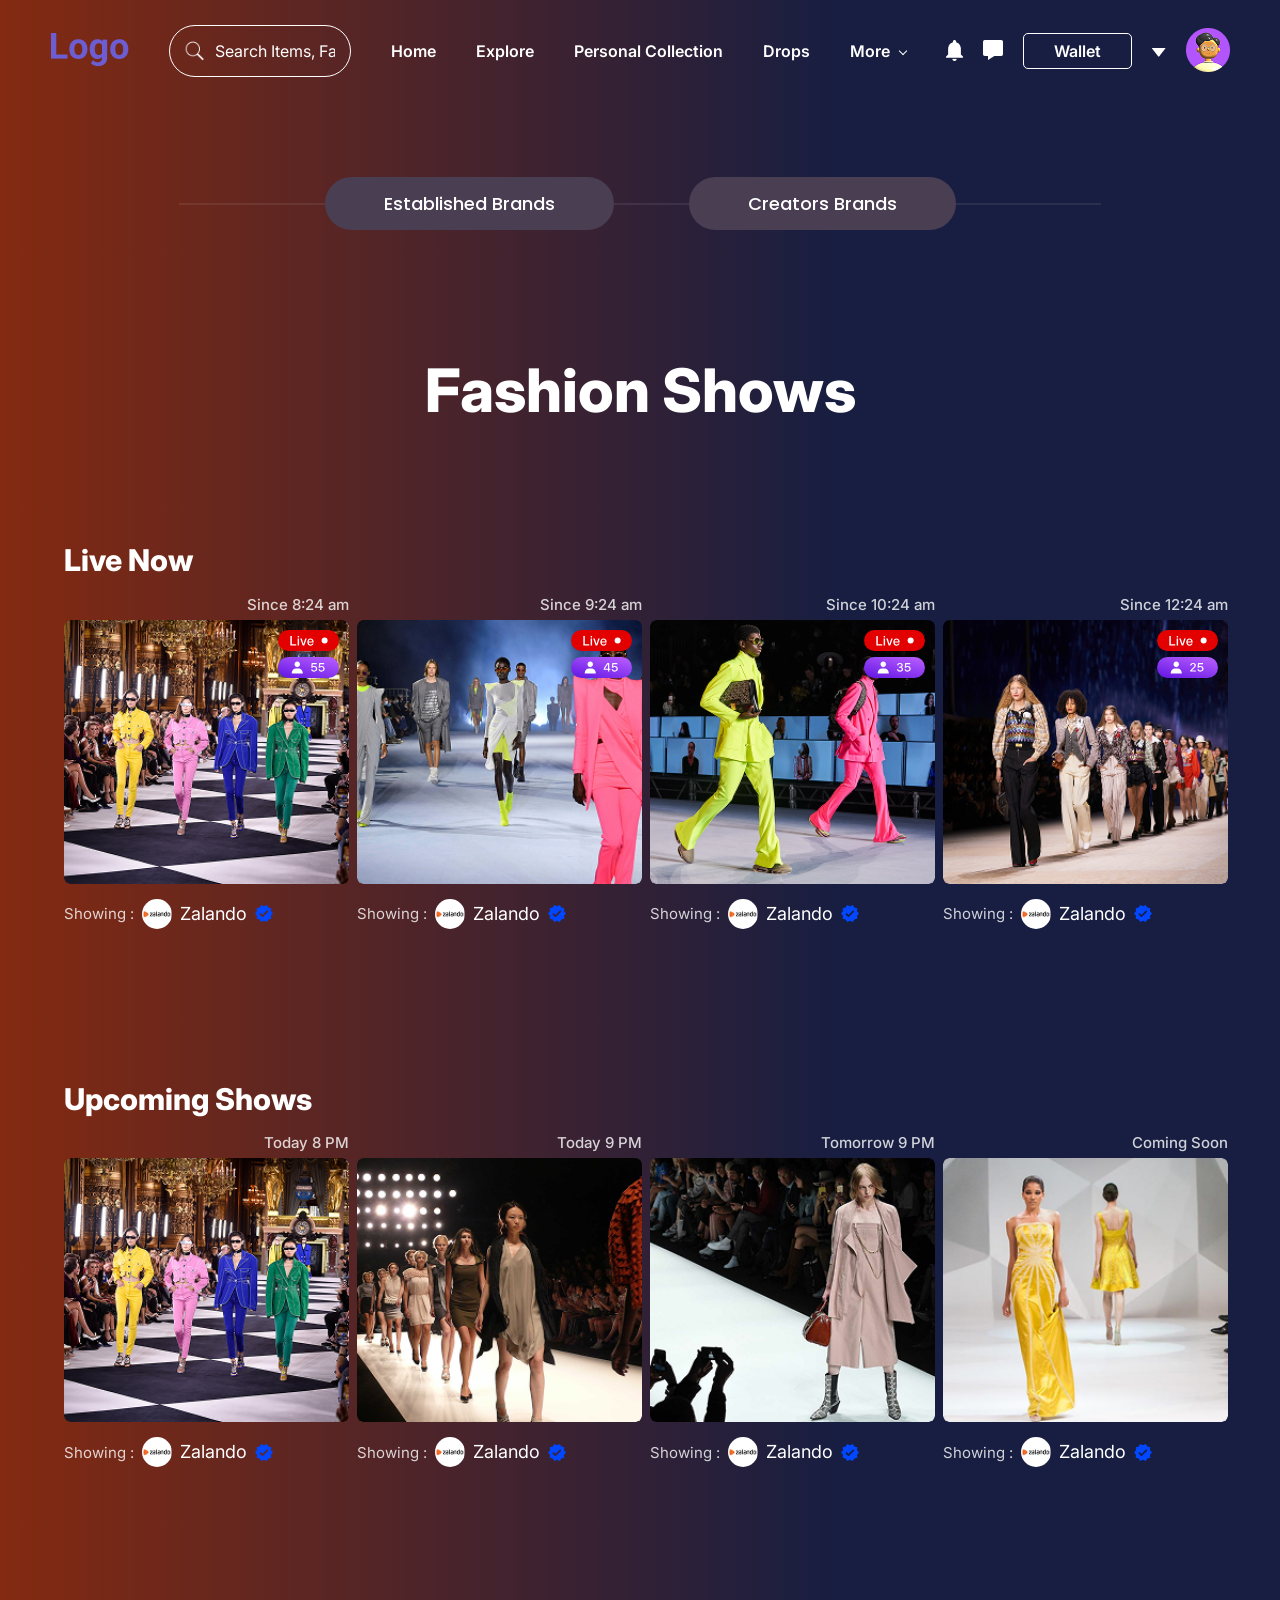
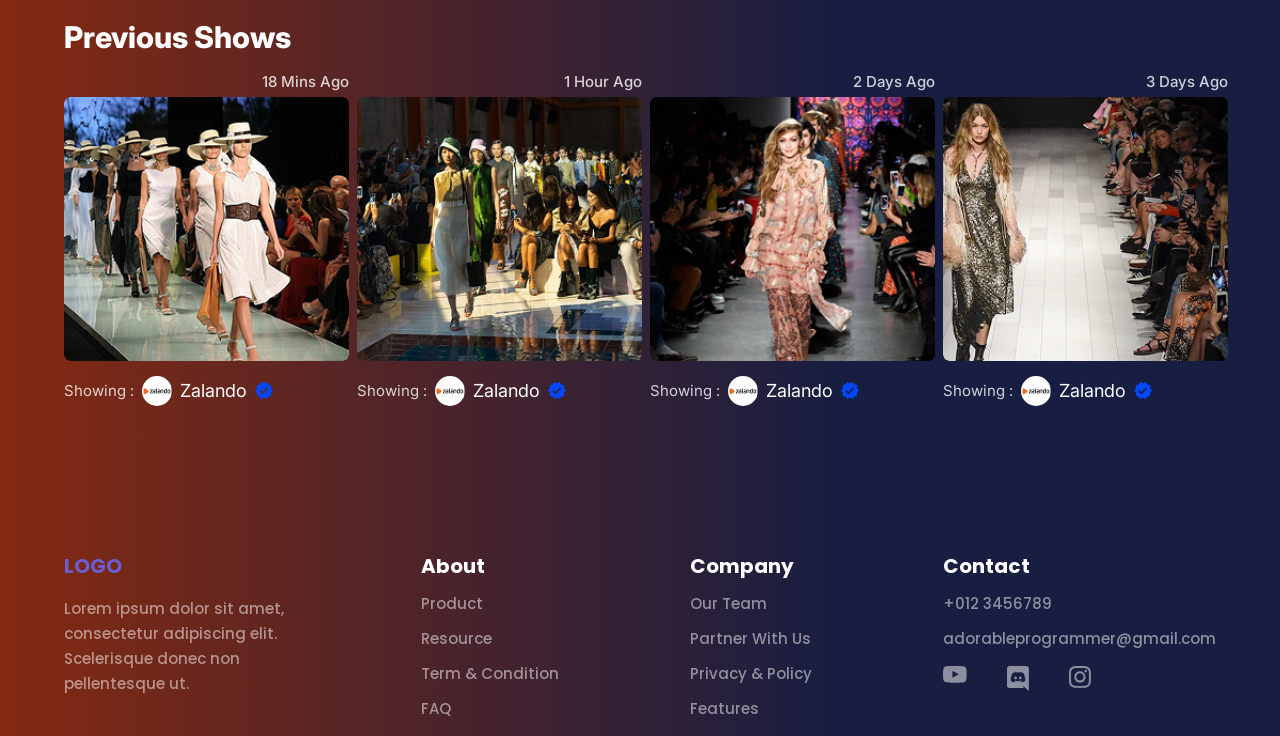
<file: back-to-fashion.html>
<!DOCTYPE html>
<html lang="en">

<head>
    <meta charset="UTF-8">
    <meta name="viewport" content="width=device-width, initial-scale=1.0">
    <link rel="preconnect" href="https://fonts.googleapis.com">
    <link rel="preconnect" href="https://fonts.gstatic.com" crossorigin>
    <link
        href="https://fonts.googleapis.com/css2?family=Inter:ital,opsz,wght@0,14..32,100..900;1,14..32,100..900&family=Poppins:wght@400;500;600;700&family=Red+Hat+Text:ital,wght@0,300..700;1,300..700&family=Space+Mono:ital,wght@0,400;0,700;1,400;1,700&family=Work+Sans:ital,wght@0,100..900;1,100..900&display=swap"
        rel="stylesheet">
    <link rel="stylesheet" href="./assets/css/reset.css">
    <link rel="stylesheet" href="./assets/css/style.css">
    <link rel="icon" type="image/x-icon" href="./assets/site-icons/fashion-logo.png" />
    <title>Fashion Marketplace</title>
</head>

<body>
    <header>
        <nav class="d-flex align-center justify-between gap-40">
            <a href="index.html" class="logo"><img src="./assets/images/header-logo.png" alt="header-logo"></a>

            <form class="search-container" action="#">
                <img class="search-btn" src="./assets/icons/search-icon.png" alt="search-icon">
                <input type="text" placeholder="Search Items, Fashion, Collection and Users">
            </form>

            <ul class="header-nav d-flex align-center gap-40 weight-600">
                <li><a href="index.html" class="nav-link">Home</a></li>
                <li><a href="explore.html" class="nav-link">Explore</a></li>
                <li><a href="#" class="nav-link">Personal Collection</a></li>
                <li><a href="#" class="nav-link">Drops</a></li>
                <li class="more-menu">
                    <a href="#" class="nav-link more-link" aria-haspopup="true" aria-expanded="false">More <span
                            class="more-arrow"></span></a>
                    <ul class="dropdown-menu">
                        <li><a href="#">Stats</a></li>
                        <li><a href="#">Shows</a></li>
                        <li><a href="#">About Us</a></li>
                        <li><a href="#">Community</a></li>
                        <li><a href="#">Creator Studio</a></li>
                        <li><a href="#">Edit Profile</a></li>
                        <li><a href="#">Setting</a></li>
                    </ul>
                </li>
            </ul>

            <div class="nav-right d-flex align-center gap-20">
                <div class="header-icons d-flex gap-20">
                    <a href="#" class="icon-hover"><img src="./assets/icons/bell-icon.png" alt="bell-icon"></a>
                    <a href="#" class="icon-hover"><img src="./assets/icons/message-icon.png" alt="message-icon"></a>
                </div>
                <a href="#" class="wallet-button d-flex weight-600">Wallet</a>
                <a href="#" class="drop-down"><img src="./assets/icons/arrow-down.png" alt="arrow-down"></a>
                <a href="./sign-in.html" class="profile-picture"><img src="./assets/icons/men-icon.png"
                        alt="men-icon"></a>
            </div>
        </nav>
    </header>

    <div class="container">
        <section class="colection-section font-family">
            <div class="colection-button d-flex align-center gap-75 justify-center">
                <button class="buttons weight-500" type="button">Established Brands</button>
                <button class="buttons weight-500" type="button">Creators Brands</button>
            </div>
            <h2 class="weight-800 d-flex justify-center">Fashion Shows</h1>
        </section>

        <section class="last-section">
            <h2 class="live-title weight-800 lh-135">Live Now</h2>

            <div class="video-list d-flex">
                <div class="video-card">
                    <p class="video-time weight-500">Since 8:24 am</p>

                    <div class="video-grid">
                        <img class="first-video" src="./assets/images/four-model.png" alt="Fashion show" />
                        <div class="live-icons d-flex flex-column gap-6">
                            <svg xmlns="http://www.w3.org/2000/svg" width="61" height="21" viewBox="0 0 61 21"
                                fill="none">
                                <rect width="61" height="21" rx="10.5" fill="#E20000" />
                                <path
                                    d="M18.2429 14.2212V15.5H12.3367V5.98804H13.8133V14.2212H18.2429ZM19.6533 15.5V8.56543H21.0772V15.5H19.6533ZM20.9519 7.31299C20.7893 7.47119 20.5938 7.55029 20.3652 7.55029C20.1367 7.55029 19.9412 7.47119 19.7786 7.31299C19.6204 7.15479 19.5413 6.96362 19.5413 6.7395C19.5413 6.51099 19.6204 6.31763 19.7786 6.15942C19.9412 6.00122 20.1367 5.92212 20.3652 5.92212C20.5982 5.92212 20.7937 6.00122 20.9519 6.15942C21.1145 6.31763 21.1958 6.51099 21.1958 6.7395C21.1958 6.96362 21.1145 7.15479 20.9519 7.31299ZM28.7234 8.56543L26.2383 15.5H24.709L22.2107 8.56543H23.7268L25.467 14.1091H25.4934L27.2336 8.56543H28.7234ZM33.7197 10.0881C33.4077 9.75415 33.0056 9.58716 32.5134 9.58716C32.0212 9.58716 31.6125 9.75635 31.2873 10.0947C30.9621 10.4287 30.782 10.8616 30.7468 11.3933H34.2141C34.1965 10.8572 34.0317 10.4221 33.7197 10.0881ZM34.2075 13.4631H35.5588C35.4577 14.1003 35.1325 14.6211 34.5832 15.0254C34.0339 15.4297 33.3637 15.6318 32.5727 15.6318C31.5576 15.6318 30.7578 15.3132 30.1733 14.676C29.5932 14.0344 29.3032 13.1643 29.3032 12.0657C29.3032 10.9758 29.5932 10.0991 30.1733 9.43555C30.7578 8.77197 31.5378 8.44019 32.5134 8.44019C33.4714 8.44019 34.2317 8.75439 34.7942 9.38281C35.3567 10.0068 35.6379 10.8462 35.6379 11.9009V12.3887H30.7402V12.4744C30.7402 13.0808 30.9094 13.5664 31.2478 13.9312C31.5862 14.2959 32.0388 14.4783 32.6057 14.4783C33.0056 14.4783 33.3484 14.386 33.634 14.2014C33.9196 14.0168 34.1108 13.7708 34.2075 13.4631Z"
                                    fill="white" />
                                <circle cx="46.625" cy="10.5" r="3" fill="white" />
                            </svg>
                            <svg xmlns="http://www.w3.org/2000/svg" width="61" height="21" viewBox="0 0 61 21"
                                fill="none">
                                <rect width="61" height="21" rx="10.5" fill="url(#paint0_linear_301_1771)" />
                                <path
                                    d="M16.5 7.34211C16.5 8.90905 17.7338 10.1842 19.25 10.1842C20.7662 10.1842 22 8.90905 22 7.34211C22 5.77516 20.7662 4.5 19.25 4.5C17.7338 4.5 16.5 5.77516 16.5 7.34211ZM24.1389 16.5H24.75V15.8684C24.75 13.4312 22.8305 11.4474 20.4722 11.4474H18.0278C15.6689 11.4474 13.75 13.4312 13.75 15.8684V16.5H24.1389Z"
                                    fill="white" />
                                <path
                                    d="M36.1202 14.6582C35.2765 14.6582 34.5753 14.4258 34.0167 13.9609C33.4581 13.4922 33.1593 12.8887 33.1202 12.1504H34.3741C34.421 12.5684 34.6066 12.9082 34.9308 13.1699C35.2589 13.4316 35.6593 13.5625 36.132 13.5625C36.6632 13.5625 37.0968 13.3945 37.4327 13.0586C37.7687 12.7227 37.9366 12.2891 37.9366 11.7578C37.9366 11.2266 37.7687 10.791 37.4327 10.4512C37.1007 10.1074 36.671 9.93555 36.1437 9.93555C35.7765 9.93555 35.4425 10.0156 35.1417 10.1758C34.8448 10.332 34.6144 10.5488 34.4503 10.8262H33.2491L33.6945 6.04492H38.7277V7.15234H34.7491L34.5148 9.74805H34.5441C34.7316 9.47852 34.9894 9.26953 35.3175 9.12109C35.6495 8.96875 36.0206 8.89258 36.4308 8.89258C37.2433 8.89258 37.9113 9.16016 38.4347 9.69531C38.9581 10.2266 39.2198 10.9023 39.2198 11.7227C39.2198 12.5898 38.9308 13.2969 38.3527 13.8438C37.7784 14.3867 37.0343 14.6582 36.1202 14.6582ZM43.5555 14.6582C42.7118 14.6582 42.0106 14.4258 41.452 13.9609C40.8934 13.4922 40.5946 12.8887 40.5555 12.1504H41.8095C41.8563 12.5684 42.0419 12.9082 42.3661 13.1699C42.6942 13.4316 43.0946 13.5625 43.5673 13.5625C44.0985 13.5625 44.5321 13.3945 44.868 13.0586C45.204 12.7227 45.372 12.2891 45.372 11.7578C45.372 11.2266 45.204 10.791 44.868 10.4512C44.536 10.1074 44.1063 9.93555 43.579 9.93555C43.2118 9.93555 42.8778 10.0156 42.577 10.1758C42.2802 10.332 42.0497 10.5488 41.8856 10.8262H40.6845L41.1298 6.04492H46.163V7.15234H42.1845L41.9501 9.74805H41.9794C42.1669 9.47852 42.4247 9.26953 42.7528 9.12109C43.0848 8.96875 43.4559 8.89258 43.8661 8.89258C44.6786 8.89258 45.3466 9.16016 45.87 9.69531C46.3934 10.2266 46.6552 10.9023 46.6552 11.7227C46.6552 12.5898 46.3661 13.2969 45.788 13.8438C45.2137 14.3867 44.4696 14.6582 43.5555 14.6582Z"
                                    fill="white" />
                                <defs>
                                    <linearGradient id="paint0_linear_301_1771" x1="51.85" y1="-9.66936e-07"
                                        x2="45.1106" y2="29.002" gradientUnits="userSpaceOnUse">
                                        <stop stop-color="#B75CFF" />
                                        <stop offset="1" stop-color="#671AE4" />
                                    </linearGradient>
                                </defs>
                            </svg>
                        </div>
                    </div>

                    <div class="showing d-flex align-center gap-10">
                        <p class="top-p">Showing :</p>
                        <img src="./assets/images/folow-icon.png" alt="Zalando logo" />
                        <p class="bottom-p">Zalando</p>
                        <svg xmlns="http://www.w3.org/2000/svg" width="18" height="17" viewBox="0 0 18 17" fill="none">
                            <path
                                d="M18 8.5L16.0036 6.24143L16.2818 3.25429L13.3282 2.59048L11.7818 0L9 1.1819L6.21818 0L4.67182 2.58238L1.71818 3.2381L1.99636 6.23333L0 8.5L1.99636 10.7586L1.71818 13.7538L4.67182 14.4176L6.21818 17L9 15.81L11.7818 16.9919L13.3282 14.4095L16.2818 13.7457L16.0036 10.7586L18 8.5ZM6.85636 11.7462L4.90909 9.80333C4.83324 9.72844 4.77307 9.63948 4.73201 9.54155C4.69095 9.44362 4.66982 9.33864 4.66982 9.23262C4.66982 9.1266 4.69095 9.02162 4.73201 8.92369C4.77307 8.82575 4.83324 8.7368 4.90909 8.6619L4.96636 8.60524C5.28545 8.28952 5.80909 8.28952 6.12818 8.60524L7.44545 9.91667L11.6591 5.73952C11.9782 5.42381 12.5018 5.42381 12.8209 5.73952L12.8782 5.79619C13.1973 6.1119 13.1973 6.6219 12.8782 6.93762L8.03454 11.7462C7.69909 12.0619 7.18364 12.0619 6.85636 11.7462V11.7462Z"
                                fill="#0047FF" />
                        </svg>


                    </div>
                </div>


                <div class="video-card">
                    <p class="video-time weight-500">Since 9:24 am</p>

                    <div class="video-grid">
                        <img class="first-video" src="./assets/images/fashion-grid.png" alt="Fashion show" />
                        <div class="live-icons d-flex flex-column gap-6">
                            <svg xmlns="http://www.w3.org/2000/svg" width="61" height="21" viewBox="0 0 61 21"
                                fill="none">
                                <rect width="61" height="21" rx="10.5" fill="#E20000" />
                                <path
                                    d="M18.2429 14.2212V15.5H12.3367V5.98804H13.8133V14.2212H18.2429ZM19.6533 15.5V8.56543H21.0772V15.5H19.6533ZM20.9519 7.31299C20.7893 7.47119 20.5938 7.55029 20.3652 7.55029C20.1367 7.55029 19.9412 7.47119 19.7786 7.31299C19.6204 7.15479 19.5413 6.96362 19.5413 6.7395C19.5413 6.51099 19.6204 6.31763 19.7786 6.15942C19.9412 6.00122 20.1367 5.92212 20.3652 5.92212C20.5982 5.92212 20.7937 6.00122 20.9519 6.15942C21.1145 6.31763 21.1958 6.51099 21.1958 6.7395C21.1958 6.96362 21.1145 7.15479 20.9519 7.31299ZM28.7234 8.56543L26.2383 15.5H24.709L22.2107 8.56543H23.7268L25.467 14.1091H25.4934L27.2336 8.56543H28.7234ZM33.7197 10.0881C33.4077 9.75415 33.0056 9.58716 32.5134 9.58716C32.0212 9.58716 31.6125 9.75635 31.2873 10.0947C30.9621 10.4287 30.782 10.8616 30.7468 11.3933H34.2141C34.1965 10.8572 34.0317 10.4221 33.7197 10.0881ZM34.2075 13.4631H35.5588C35.4577 14.1003 35.1325 14.6211 34.5832 15.0254C34.0339 15.4297 33.3637 15.6318 32.5727 15.6318C31.5576 15.6318 30.7578 15.3132 30.1733 14.676C29.5932 14.0344 29.3032 13.1643 29.3032 12.0657C29.3032 10.9758 29.5932 10.0991 30.1733 9.43555C30.7578 8.77197 31.5378 8.44019 32.5134 8.44019C33.4714 8.44019 34.2317 8.75439 34.7942 9.38281C35.3567 10.0068 35.6379 10.8462 35.6379 11.9009V12.3887H30.7402V12.4744C30.7402 13.0808 30.9094 13.5664 31.2478 13.9312C31.5862 14.2959 32.0388 14.4783 32.6057 14.4783C33.0056 14.4783 33.3484 14.386 33.634 14.2014C33.9196 14.0168 34.1108 13.7708 34.2075 13.4631Z"
                                    fill="white" />
                                <circle cx="46.625" cy="10.5" r="3" fill="white" />
                            </svg>
                            <svg xmlns="http://www.w3.org/2000/svg" width="61" height="21" viewBox="0 0 61 21"
                                fill="none">
                                <rect width="61" height="21" rx="10.5" fill="url(#paint0_linear_301_2032)" />
                                <path
                                    d="M16.5 7.34211C16.5 8.90905 17.7338 10.1842 19.25 10.1842C20.7662 10.1842 22 8.90905 22 7.34211C22 5.77516 20.7662 4.5 19.25 4.5C17.7338 4.5 16.5 5.77516 16.5 7.34211ZM24.1389 16.5H24.75V15.8684C24.75 13.4312 22.8305 11.4474 20.4722 11.4474H18.0278C15.6689 11.4474 13.75 13.4312 13.75 15.8684V16.5H24.1389Z"
                                    fill="white" />
                                <path
                                    d="M36.9816 14.5V12.8301H32.7511V11.6816C33.4308 10.4004 34.628 8.52148 36.3429 6.04492H38.2413V11.7285H39.4015V12.8301H38.2413V14.5H36.9816ZM33.9757 11.7168V11.7461H36.9933V7.05859H36.9698C35.5714 9.07812 34.5734 10.6309 33.9757 11.7168ZM43.6845 14.6582C42.8407 14.6582 42.1395 14.4258 41.5809 13.9609C41.0223 13.4922 40.7235 12.8887 40.6845 12.1504H41.9384C41.9852 12.5684 42.1708 12.9082 42.495 13.1699C42.8231 13.4316 43.2235 13.5625 43.6962 13.5625C44.2274 13.5625 44.661 13.3945 44.997 13.0586C45.3329 12.7227 45.5009 12.2891 45.5009 11.7578C45.5009 11.2266 45.3329 10.791 44.997 10.4512C44.6649 10.1074 44.2352 9.93555 43.7079 9.93555C43.3407 9.93555 43.0067 10.0156 42.7059 10.1758C42.4091 10.332 42.1786 10.5488 42.0145 10.8262H40.8134L41.2587 6.04492H46.2919V7.15234H42.3134L42.079 9.74805H42.1083C42.2958 9.47852 42.5536 9.26953 42.8817 9.12109C43.2137 8.96875 43.5848 8.89258 43.995 8.89258C44.8075 8.89258 45.4755 9.16016 45.9989 9.69531C46.5223 10.2266 46.7841 10.9023 46.7841 11.7227C46.7841 12.5898 46.495 13.2969 45.9169 13.8438C45.3427 14.3867 44.5985 14.6582 43.6845 14.6582Z"
                                    fill="white" />
                                <defs>
                                    <linearGradient id="paint0_linear_301_2032" x1="51.85" y1="-9.66936e-07"
                                        x2="45.1106" y2="29.002" gradientUnits="userSpaceOnUse">
                                        <stop stop-color="#B75CFF" />
                                        <stop offset="1" stop-color="#671AE4" />
                                    </linearGradient>
                                </defs>
                            </svg>
                        </div>
                    </div>

                    <div class="showing d-flex align-center gap-10">
                        <p class="top-p">Showing :</p>
                        <img src="./assets/images/folow-icon.png" alt="Zalando logo" />
                        <p class="bottom-p">Zalando</p>
                        <svg xmlns="http://www.w3.org/2000/svg" width="18" height="17" viewBox="0 0 18 17" fill="none">
                            <path
                                d="M18 8.5L16.0036 6.24143L16.2818 3.25429L13.3282 2.59048L11.7818 0L9 1.1819L6.21818 0L4.67182 2.58238L1.71818 3.2381L1.99636 6.23333L0 8.5L1.99636 10.7586L1.71818 13.7538L4.67182 14.4176L6.21818 17L9 15.81L11.7818 16.9919L13.3282 14.4095L16.2818 13.7457L16.0036 10.7586L18 8.5ZM6.85636 11.7462L4.90909 9.80333C4.83324 9.72844 4.77307 9.63948 4.73201 9.54155C4.69095 9.44362 4.66982 9.33864 4.66982 9.23262C4.66982 9.1266 4.69095 9.02162 4.73201 8.92369C4.77307 8.82575 4.83324 8.7368 4.90909 8.6619L4.96636 8.60524C5.28545 8.28952 5.80909 8.28952 6.12818 8.60524L7.44545 9.91667L11.6591 5.73952C11.9782 5.42381 12.5018 5.42381 12.8209 5.73952L12.8782 5.79619C13.1973 6.1119 13.1973 6.6219 12.8782 6.93762L8.03454 11.7462C7.69909 12.0619 7.18364 12.0619 6.85636 11.7462V11.7462Z"
                                fill="#0047FF" />
                        </svg>


                    </div>
                </div>

                <div class="video-card">
                    <p class="video-time weight-500">Since 10:24 am</p>

                    <div class="video-grid">
                        <img class="first-video" src="./assets/images/yelow-pink-men.png" alt="Fashion show" />
                        <div class="live-icons d-flex flex-column gap-6">
                            <svg xmlns="http://www.w3.org/2000/svg" width="61" height="21" viewBox="0 0 61 21"
                                fill="none">
                                <rect width="61" height="21" rx="10.5" fill="#E20000" />
                                <path
                                    d="M18.2429 14.2212V15.5H12.3367V5.98804H13.8133V14.2212H18.2429ZM19.6533 15.5V8.56543H21.0772V15.5H19.6533ZM20.9519 7.31299C20.7893 7.47119 20.5938 7.55029 20.3652 7.55029C20.1367 7.55029 19.9412 7.47119 19.7786 7.31299C19.6204 7.15479 19.5413 6.96362 19.5413 6.7395C19.5413 6.51099 19.6204 6.31763 19.7786 6.15942C19.9412 6.00122 20.1367 5.92212 20.3652 5.92212C20.5982 5.92212 20.7937 6.00122 20.9519 6.15942C21.1145 6.31763 21.1958 6.51099 21.1958 6.7395C21.1958 6.96362 21.1145 7.15479 20.9519 7.31299ZM28.7234 8.56543L26.2383 15.5H24.709L22.2107 8.56543H23.7268L25.467 14.1091H25.4934L27.2336 8.56543H28.7234ZM33.7197 10.0881C33.4077 9.75415 33.0056 9.58716 32.5134 9.58716C32.0212 9.58716 31.6125 9.75635 31.2873 10.0947C30.9621 10.4287 30.782 10.8616 30.7468 11.3933H34.2141C34.1965 10.8572 34.0317 10.4221 33.7197 10.0881ZM34.2075 13.4631H35.5588C35.4577 14.1003 35.1325 14.6211 34.5832 15.0254C34.0339 15.4297 33.3637 15.6318 32.5727 15.6318C31.5576 15.6318 30.7578 15.3132 30.1733 14.676C29.5932 14.0344 29.3032 13.1643 29.3032 12.0657C29.3032 10.9758 29.5932 10.0991 30.1733 9.43555C30.7578 8.77197 31.5378 8.44019 32.5134 8.44019C33.4714 8.44019 34.2317 8.75439 34.7942 9.38281C35.3567 10.0068 35.6379 10.8462 35.6379 11.9009V12.3887H30.7402V12.4744C30.7402 13.0808 30.9094 13.5664 31.2478 13.9312C31.5862 14.2959 32.0388 14.4783 32.6057 14.4783C33.0056 14.4783 33.3484 14.386 33.634 14.2014C33.9196 14.0168 34.1108 13.7708 34.2075 13.4631Z"
                                    fill="white" />
                                <circle cx="46.625" cy="10.5" r="3" fill="white" />
                            </svg>
                            <svg xmlns="http://www.w3.org/2000/svg" width="61" height="21" viewBox="0 0 61 21"
                                fill="none">
                                <rect width="61" height="21" rx="10.5" fill="url(#paint0_linear_301_2029)" />
                                <path
                                    d="M16.5 7.34211C16.5 8.90905 17.7338 10.1842 19.25 10.1842C20.7662 10.1842 22 8.90905 22 7.34211C22 5.77516 20.7662 4.5 19.25 4.5C17.7338 4.5 16.5 5.77516 16.5 7.34211ZM24.1389 16.5H24.75V15.8684C24.75 13.4312 22.8305 11.4474 20.4722 11.4474H18.0278C15.6689 11.4474 13.75 13.4312 13.75 15.8684V16.5H24.1389Z"
                                    fill="white" />
                                <path
                                    d="M34.8956 10.6738V9.64258H35.9152C36.3683 9.64258 36.7374 9.51367 37.0226 9.25586C37.3116 8.99805 37.4562 8.66992 37.4562 8.27148C37.4562 7.86914 37.3214 7.55078 37.0519 7.31641C36.7863 7.08203 36.4073 6.96484 35.9152 6.96484C35.4581 6.96484 35.087 7.08789 34.8019 7.33398C34.5167 7.57617 34.3546 7.90625 34.3155 8.32422H33.0792C33.13 7.58203 33.4152 6.99023 33.9347 6.54883C34.4581 6.10742 35.1378 5.88672 35.9738 5.88672C36.7784 5.88672 37.4405 6.09375 37.9601 6.50781C38.4796 6.91797 38.7394 7.44727 38.7394 8.0957C38.7394 8.61914 38.5812 9.06055 38.2648 9.41992C37.9484 9.77539 37.5265 10 36.9991 10.0938V10.1172C37.6398 10.1602 38.1476 10.3652 38.5226 10.7324C38.9015 11.0996 39.0909 11.5781 39.0909 12.168C39.0909 12.8984 38.796 13.4961 38.2062 13.9609C37.6163 14.4258 36.8761 14.6582 35.9855 14.6582C35.0831 14.6582 34.3546 14.4336 33.7999 13.9844C33.2491 13.5312 32.9523 12.9355 32.9093 12.1973H34.1691C34.212 12.6074 34.3937 12.9375 34.714 13.1875C35.0382 13.4375 35.462 13.5625 35.9855 13.5625C36.5011 13.5625 36.9249 13.4316 37.257 13.1699C37.589 12.9043 37.755 12.5645 37.755 12.1504C37.755 11.6934 37.5929 11.334 37.2687 11.0723C36.9484 10.8066 36.5089 10.6738 35.9503 10.6738H34.8956ZM43.5907 14.6582C42.747 14.6582 42.0458 14.4258 41.4872 13.9609C40.9286 13.4922 40.6298 12.8887 40.5907 12.1504H41.8446C41.8915 12.5684 42.077 12.9082 42.4012 13.1699C42.7294 13.4316 43.1298 13.5625 43.6024 13.5625C44.1337 13.5625 44.5673 13.3945 44.9032 13.0586C45.2391 12.7227 45.4071 12.2891 45.4071 11.7578C45.4071 11.2266 45.2391 10.791 44.9032 10.4512C44.5712 10.1074 44.1415 9.93555 43.6141 9.93555C43.247 9.93555 42.913 10.0156 42.6122 10.1758C42.3153 10.332 42.0848 10.5488 41.9208 10.8262H40.7196L41.1649 6.04492H46.1981V7.15234H42.2196L41.9852 9.74805H42.0145C42.202 9.47852 42.4598 9.26953 42.788 9.12109C43.12 8.96875 43.4911 8.89258 43.9012 8.89258C44.7137 8.89258 45.3817 9.16016 45.9052 9.69531C46.4286 10.2266 46.6903 10.9023 46.6903 11.7227C46.6903 12.5898 46.4012 13.2969 45.8231 13.8438C45.2489 14.3867 44.5048 14.6582 43.5907 14.6582Z"
                                    fill="white" />
                                <defs>
                                    <linearGradient id="paint0_linear_301_2029" x1="51.85" y1="-9.66936e-07"
                                        x2="45.1106" y2="29.002" gradientUnits="userSpaceOnUse">
                                        <stop stop-color="#B75CFF" />
                                        <stop offset="1" stop-color="#671AE4" />
                                    </linearGradient>
                                </defs>
                            </svg>
                        </div>
                    </div>

                    <div class="showing d-flex align-center gap-10">
                        <p class="top-p">Showing :</p>
                        <img src="./assets/images/folow-icon.png" alt="Zalando logo" />
                        <p class="bottom-p">Zalando</p>
                        <svg xmlns="http://www.w3.org/2000/svg" width="18" height="17" viewBox="0 0 18 17" fill="none">
                            <path
                                d="M18 8.5L16.0036 6.24143L16.2818 3.25429L13.3282 2.59048L11.7818 0L9 1.1819L6.21818 0L4.67182 2.58238L1.71818 3.2381L1.99636 6.23333L0 8.5L1.99636 10.7586L1.71818 13.7538L4.67182 14.4176L6.21818 17L9 15.81L11.7818 16.9919L13.3282 14.4095L16.2818 13.7457L16.0036 10.7586L18 8.5ZM6.85636 11.7462L4.90909 9.80333C4.83324 9.72844 4.77307 9.63948 4.73201 9.54155C4.69095 9.44362 4.66982 9.33864 4.66982 9.23262C4.66982 9.1266 4.69095 9.02162 4.73201 8.92369C4.77307 8.82575 4.83324 8.7368 4.90909 8.6619L4.96636 8.60524C5.28545 8.28952 5.80909 8.28952 6.12818 8.60524L7.44545 9.91667L11.6591 5.73952C11.9782 5.42381 12.5018 5.42381 12.8209 5.73952L12.8782 5.79619C13.1973 6.1119 13.1973 6.6219 12.8782 6.93762L8.03454 11.7462C7.69909 12.0619 7.18364 12.0619 6.85636 11.7462V11.7462Z"
                                fill="#0047FF" />
                        </svg>
                    </div>
                </div>


                <div class="video-card">
                    <p class="video-time weight-500">Since 12:24 am</p>

                    <div class="video-grid">
                        <img class="first-video" src="./assets/images/cat-walk.png" alt="Fashion show" />
                        <div class="live-icons d-flex flex-column gap-6">
                            <svg xmlns="http://www.w3.org/2000/svg" width="61" height="21" viewBox="0 0 61 21"
                                fill="none">
                                <rect width="61" height="21" rx="10.5" fill="#E20000" />
                                <path
                                    d="M18.2429 14.2212V15.5H12.3367V5.98804H13.8133V14.2212H18.2429ZM19.6533 15.5V8.56543H21.0772V15.5H19.6533ZM20.9519 7.31299C20.7893 7.47119 20.5938 7.55029 20.3652 7.55029C20.1367 7.55029 19.9412 7.47119 19.7786 7.31299C19.6204 7.15479 19.5413 6.96362 19.5413 6.7395C19.5413 6.51099 19.6204 6.31763 19.7786 6.15942C19.9412 6.00122 20.1367 5.92212 20.3652 5.92212C20.5982 5.92212 20.7937 6.00122 20.9519 6.15942C21.1145 6.31763 21.1958 6.51099 21.1958 6.7395C21.1958 6.96362 21.1145 7.15479 20.9519 7.31299ZM28.7234 8.56543L26.2383 15.5H24.709L22.2107 8.56543H23.7268L25.467 14.1091H25.4934L27.2336 8.56543H28.7234ZM33.7197 10.0881C33.4077 9.75415 33.0056 9.58716 32.5134 9.58716C32.0212 9.58716 31.6125 9.75635 31.2873 10.0947C30.9621 10.4287 30.782 10.8616 30.7468 11.3933H34.2141C34.1965 10.8572 34.0317 10.4221 33.7197 10.0881ZM34.2075 13.4631H35.5588C35.4577 14.1003 35.1325 14.6211 34.5832 15.0254C34.0339 15.4297 33.3637 15.6318 32.5727 15.6318C31.5576 15.6318 30.7578 15.3132 30.1733 14.676C29.5932 14.0344 29.3032 13.1643 29.3032 12.0657C29.3032 10.9758 29.5932 10.0991 30.1733 9.43555C30.7578 8.77197 31.5378 8.44019 32.5134 8.44019C33.4714 8.44019 34.2317 8.75439 34.7942 9.38281C35.3567 10.0068 35.6379 10.8462 35.6379 11.9009V12.3887H30.7402V12.4744C30.7402 13.0808 30.9094 13.5664 31.2478 13.9312C31.5862 14.2959 32.0388 14.4783 32.6057 14.4783C33.0056 14.4783 33.3484 14.386 33.634 14.2014C33.9196 14.0168 34.1108 13.7708 34.2075 13.4631Z"
                                    fill="white" />
                                <circle cx="46.625" cy="10.5" r="3" fill="white" />
                            </svg>
                            <svg xmlns="http://www.w3.org/2000/svg" width="61" height="21" viewBox="0 0 61 21"
                                fill="none">
                                <rect width="61" height="21" rx="10.5" fill="url(#paint0_linear_301_2026)" />
                                <path
                                    d="M16.5 7.34211C16.5 8.90905 17.7338 10.1842 19.25 10.1842C20.7662 10.1842 22 8.90905 22 7.34211C22 5.77516 20.7662 4.5 19.25 4.5C17.7338 4.5 16.5 5.77516 16.5 7.34211ZM24.1389 16.5H24.75V15.8684C24.75 13.4312 22.8305 11.4474 20.4722 11.4474H18.0278C15.6689 11.4474 13.75 13.4312 13.75 15.8684V16.5H24.1389Z"
                                    fill="white" />
                                <path
                                    d="M33.1437 8.52344C33.1437 7.76172 33.4171 7.13281 33.964 6.63672C34.5148 6.13672 35.2101 5.88672 36.0499 5.88672C36.8546 5.88672 37.5245 6.11328 38.0597 6.56641C38.5948 7.01953 38.8624 7.58203 38.8624 8.25391C38.8624 8.72656 38.7316 9.17578 38.4698 9.60156C38.2081 10.0234 37.7511 10.5684 37.0988 11.2363L34.9835 13.3633V13.3926H38.9972V14.5H33.214V13.6094L36.2667 10.498C36.7823 9.95898 37.128 9.54492 37.3038 9.25586C37.4796 8.96289 37.5675 8.65039 37.5675 8.31836C37.5675 7.94336 37.4171 7.625 37.1163 7.36328C36.8155 7.10156 36.4464 6.9707 36.0089 6.9707C35.548 6.9707 35.1613 7.11914 34.8488 7.41602C34.5402 7.70898 34.3859 8.07617 34.3859 8.51758V8.53516H33.1437V8.52344ZM43.4325 14.6582C42.5887 14.6582 41.8876 14.4258 41.329 13.9609C40.7704 13.4922 40.4716 12.8887 40.4325 12.1504H41.6864C41.7333 12.5684 41.9188 12.9082 42.243 13.1699C42.5712 13.4316 42.9716 13.5625 43.4442 13.5625C43.9755 13.5625 44.4091 13.3945 44.745 13.0586C45.0809 12.7227 45.2489 12.2891 45.2489 11.7578C45.2489 11.2266 45.0809 10.791 44.745 10.4512C44.413 10.1074 43.9833 9.93555 43.4559 9.93555C43.0887 9.93555 42.7548 10.0156 42.454 10.1758C42.1571 10.332 41.9266 10.5488 41.7626 10.8262H40.5614L41.0067 6.04492H46.0399V7.15234H42.0614L41.827 9.74805H41.8563C42.0438 9.47852 42.3016 9.26953 42.6298 9.12109C42.9618 8.96875 43.3329 8.89258 43.743 8.89258C44.5555 8.89258 45.2235 9.16016 45.747 9.69531C46.2704 10.2266 46.5321 10.9023 46.5321 11.7227C46.5321 12.5898 46.243 13.2969 45.6649 13.8438C45.0907 14.3867 44.3466 14.6582 43.4325 14.6582Z"
                                    fill="white" />
                                <defs>
                                    <linearGradient id="paint0_linear_301_2026" x1="51.85" y1="-9.66936e-07"
                                        x2="45.1106" y2="29.002" gradientUnits="userSpaceOnUse">
                                        <stop stop-color="#B75CFF" />
                                        <stop offset="1" stop-color="#671AE4" />
                                    </linearGradient>
                                </defs>
                            </svg>
                        </div>
                    </div>

                    <div class="showing d-flex align-center gap-10">
                        <p class="top-p">Showing :</p>
                        <img src="./assets/images/folow-icon.png" alt="Zalando logo" />
                        <p class="bottom-p">Zalando</p>
                        <svg xmlns="http://www.w3.org/2000/svg" width="18" height="17" viewBox="0 0 18 17" fill="none">
                            <path
                                d="M18 8.5L16.0036 6.24143L16.2818 3.25429L13.3282 2.59048L11.7818 0L9 1.1819L6.21818 0L4.67182 2.58238L1.71818 3.2381L1.99636 6.23333L0 8.5L1.99636 10.7586L1.71818 13.7538L4.67182 14.4176L6.21818 17L9 15.81L11.7818 16.9919L13.3282 14.4095L16.2818 13.7457L16.0036 10.7586L18 8.5ZM6.85636 11.7462L4.90909 9.80333C4.83324 9.72844 4.77307 9.63948 4.73201 9.54155C4.69095 9.44362 4.66982 9.33864 4.66982 9.23262C4.66982 9.1266 4.69095 9.02162 4.73201 8.92369C4.77307 8.82575 4.83324 8.7368 4.90909 8.6619L4.96636 8.60524C5.28545 8.28952 5.80909 8.28952 6.12818 8.60524L7.44545 9.91667L11.6591 5.73952C11.9782 5.42381 12.5018 5.42381 12.8209 5.73952L12.8782 5.79619C13.1973 6.1119 13.1973 6.6219 12.8782 6.93762L8.03454 11.7462C7.69909 12.0619 7.18364 12.0619 6.85636 11.7462V11.7462Z"
                                fill="#0047FF" />
                        </svg>
                    </div>
                </div>
            </div>
        </section>

        <section class="last-section">
            <h2 class="live-title weight-800 lh-135">Upcoming Shows</h2>

            <div class="video-list d-flex">
                <div class="video-card">
                    <p class="video-time weight-500">Today 8 PM</p>

                    <div class="video-grid">
                        <img class="first-video" src="./assets/images/four-model.png" alt="Fashion show" />

                    </div>

                    <div class="showing d-flex align-center gap-10">
                        <p class="top-p">Showing :</p>
                        <img src="./assets/images/folow-icon.png" alt="Zalando logo" />
                        <p class="bottom-p">Zalando</p>
                        <svg xmlns="http://www.w3.org/2000/svg" width="18" height="17" viewBox="0 0 18 17" fill="none">
                            <path
                                d="M18 8.5L16.0036 6.24143L16.2818 3.25429L13.3282 2.59048L11.7818 0L9 1.1819L6.21818 0L4.67182 2.58238L1.71818 3.2381L1.99636 6.23333L0 8.5L1.99636 10.7586L1.71818 13.7538L4.67182 14.4176L6.21818 17L9 15.81L11.7818 16.9919L13.3282 14.4095L16.2818 13.7457L16.0036 10.7586L18 8.5ZM6.85636 11.7462L4.90909 9.80333C4.83324 9.72844 4.77307 9.63948 4.73201 9.54155C4.69095 9.44362 4.66982 9.33864 4.66982 9.23262C4.66982 9.1266 4.69095 9.02162 4.73201 8.92369C4.77307 8.82575 4.83324 8.7368 4.90909 8.6619L4.96636 8.60524C5.28545 8.28952 5.80909 8.28952 6.12818 8.60524L7.44545 9.91667L11.6591 5.73952C11.9782 5.42381 12.5018 5.42381 12.8209 5.73952L12.8782 5.79619C13.1973 6.1119 13.1973 6.6219 12.8782 6.93762L8.03454 11.7462C7.69909 12.0619 7.18364 12.0619 6.85636 11.7462V11.7462Z"
                                fill="#0047FF" />
                        </svg>


                    </div>
                </div>




                <div class="video-list d-flex">
                    <div class="video-card">
                        <p class="video-time weight-500">Today 9 PM</p>

                        <div class="video-grid">
                            <img class="first-video" src="./assets/images/chinese-models.png" alt="Fashion show" />

                        </div>

                        <div class="showing d-flex align-center gap-10">
                            <p class="top-p">Showing :</p>
                            <img src="./assets/images/folow-icon.png" alt="Zalando logo" />
                            <p class="bottom-p">Zalando</p>
                            <svg xmlns="http://www.w3.org/2000/svg" width="18" height="17" viewBox="0 0 18 17"
                                fill="none">
                                <path
                                    d="M18 8.5L16.0036 6.24143L16.2818 3.25429L13.3282 2.59048L11.7818 0L9 1.1819L6.21818 0L4.67182 2.58238L1.71818 3.2381L1.99636 6.23333L0 8.5L1.99636 10.7586L1.71818 13.7538L4.67182 14.4176L6.21818 17L9 15.81L11.7818 16.9919L13.3282 14.4095L16.2818 13.7457L16.0036 10.7586L18 8.5ZM6.85636 11.7462L4.90909 9.80333C4.83324 9.72844 4.77307 9.63948 4.73201 9.54155C4.69095 9.44362 4.66982 9.33864 4.66982 9.23262C4.66982 9.1266 4.69095 9.02162 4.73201 8.92369C4.77307 8.82575 4.83324 8.7368 4.90909 8.6619L4.96636 8.60524C5.28545 8.28952 5.80909 8.28952 6.12818 8.60524L7.44545 9.91667L11.6591 5.73952C11.9782 5.42381 12.5018 5.42381 12.8209 5.73952L12.8782 5.79619C13.1973 6.1119 13.1973 6.6219 12.8782 6.93762L8.03454 11.7462C7.69909 12.0619 7.18364 12.0619 6.85636 11.7462V11.7462Z"
                                    fill="#0047FF" />
                            </svg>


                        </div>
                    </div>
                </div>

                <div class="video-list d-flex">
                    <div class="video-card">
                        <p class="video-time weight-500">Tomorrow 9 PM</p>

                        <div class="video-grid">
                            <img class="first-video" src="./assets/images/single-model.png" alt="Fashion show" />

                        </div>

                        <div class="showing d-flex align-center gap-10">
                            <p class="top-p">Showing :</p>
                            <img src="./assets/images/folow-icon.png" alt="Zalando logo" />
                            <p class="bottom-p">Zalando</p>
                            <svg xmlns="http://www.w3.org/2000/svg" width="18" height="17" viewBox="0 0 18 17"
                                fill="none">
                                <path
                                    d="M18 8.5L16.0036 6.24143L16.2818 3.25429L13.3282 2.59048L11.7818 0L9 1.1819L6.21818 0L4.67182 2.58238L1.71818 3.2381L1.99636 6.23333L0 8.5L1.99636 10.7586L1.71818 13.7538L4.67182 14.4176L6.21818 17L9 15.81L11.7818 16.9919L13.3282 14.4095L16.2818 13.7457L16.0036 10.7586L18 8.5ZM6.85636 11.7462L4.90909 9.80333C4.83324 9.72844 4.77307 9.63948 4.73201 9.54155C4.69095 9.44362 4.66982 9.33864 4.66982 9.23262C4.66982 9.1266 4.69095 9.02162 4.73201 8.92369C4.77307 8.82575 4.83324 8.7368 4.90909 8.6619L4.96636 8.60524C5.28545 8.28952 5.80909 8.28952 6.12818 8.60524L7.44545 9.91667L11.6591 5.73952C11.9782 5.42381 12.5018 5.42381 12.8209 5.73952L12.8782 5.79619C13.1973 6.1119 13.1973 6.6219 12.8782 6.93762L8.03454 11.7462C7.69909 12.0619 7.18364 12.0619 6.85636 11.7462V11.7462Z"
                                    fill="#0047FF" />
                            </svg>


                        </div>
                    </div>
                </div>



                <div class="video-list d-flex">
                    <div class="video-card">
                        <p class="video-time weight-500">Coming Soon</p>

                        <div class="video-grid">
                            <img class="first-video" src="./assets/images/yelow-dress.png" alt="Fashion show" />

                        </div>

                        <div class="showing d-flex align-center gap-10">
                            <p class="top-p">Showing :</p>
                            <img src="./assets/images/folow-icon.png" alt="Zalando logo" />
                            <p class="bottom-p">Zalando</p>
                            <svg xmlns="http://www.w3.org/2000/svg" width="18" height="17" viewBox="0 0 18 17"
                                fill="none">
                                <path
                                    d="M18 8.5L16.0036 6.24143L16.2818 3.25429L13.3282 2.59048L11.7818 0L9 1.1819L6.21818 0L4.67182 2.58238L1.71818 3.2381L1.99636 6.23333L0 8.5L1.99636 10.7586L1.71818 13.7538L4.67182 14.4176L6.21818 17L9 15.81L11.7818 16.9919L13.3282 14.4095L16.2818 13.7457L16.0036 10.7586L18 8.5ZM6.85636 11.7462L4.90909 9.80333C4.83324 9.72844 4.77307 9.63948 4.73201 9.54155C4.69095 9.44362 4.66982 9.33864 4.66982 9.23262C4.66982 9.1266 4.69095 9.02162 4.73201 8.92369C4.77307 8.82575 4.83324 8.7368 4.90909 8.6619L4.96636 8.60524C5.28545 8.28952 5.80909 8.28952 6.12818 8.60524L7.44545 9.91667L11.6591 5.73952C11.9782 5.42381 12.5018 5.42381 12.8209 5.73952L12.8782 5.79619C13.1973 6.1119 13.1973 6.6219 12.8782 6.93762L8.03454 11.7462C7.69909 12.0619 7.18364 12.0619 6.85636 11.7462V11.7462Z"
                                    fill="#0047FF" />
                            </svg>


                        </div>
                    </div>
        </section>



        <section class="last-section">
            <h2 class="live-title weight-800 lh-135">Previous Shows</h2>

            <div class="video-list d-flex">
                <div class="video-card">
                    <p class="video-time weight-500">18 Mins Ago</p>

                    <div class="video-grid">
                        <img class="first-video" src="./assets/images/white-dress.png" alt="Fashion show" />

                    </div>

                    <div class="showing d-flex align-center gap-10">
                        <p class="top-p">Showing :</p>
                        <img src="./assets/images/folow-icon.png" alt="Zalando logo" />
                        <p class="bottom-p">Zalando</p>
                        <svg xmlns="http://www.w3.org/2000/svg" width="18" height="17" viewBox="0 0 18 17" fill="none">
                            <path
                                d="M18 8.5L16.0036 6.24143L16.2818 3.25429L13.3282 2.59048L11.7818 0L9 1.1819L6.21818 0L4.67182 2.58238L1.71818 3.2381L1.99636 6.23333L0 8.5L1.99636 10.7586L1.71818 13.7538L4.67182 14.4176L6.21818 17L9 15.81L11.7818 16.9919L13.3282 14.4095L16.2818 13.7457L16.0036 10.7586L18 8.5ZM6.85636 11.7462L4.90909 9.80333C4.83324 9.72844 4.77307 9.63948 4.73201 9.54155C4.69095 9.44362 4.66982 9.33864 4.66982 9.23262C4.66982 9.1266 4.69095 9.02162 4.73201 8.92369C4.77307 8.82575 4.83324 8.7368 4.90909 8.6619L4.96636 8.60524C5.28545 8.28952 5.80909 8.28952 6.12818 8.60524L7.44545 9.91667L11.6591 5.73952C11.9782 5.42381 12.5018 5.42381 12.8209 5.73952L12.8782 5.79619C13.1973 6.1119 13.1973 6.6219 12.8782 6.93762L8.03454 11.7462C7.69909 12.0619 7.18364 12.0619 6.85636 11.7462V11.7462Z"
                                fill="#0047FF" />
                        </svg>


                    </div>
                </div>




                <div class="video-list d-flex">
                    <div class="video-card">
                        <p class="video-time weight-500">1 Hour Ago</p>

                        <div class="video-grid">
                            <img class="first-video" src="./assets/images/golden-dress.png" alt="Fashion show" />

                        </div>

                        <div class="showing d-flex align-center gap-10">
                            <p class="top-p">Showing :</p>
                            <img src="./assets/images/folow-icon.png" alt="Zalando logo" />
                            <p class="bottom-p">Zalando</p>
                            <svg xmlns="http://www.w3.org/2000/svg" width="18" height="17" viewBox="0 0 18 17"
                                fill="none">
                                <path
                                    d="M18 8.5L16.0036 6.24143L16.2818 3.25429L13.3282 2.59048L11.7818 0L9 1.1819L6.21818 0L4.67182 2.58238L1.71818 3.2381L1.99636 6.23333L0 8.5L1.99636 10.7586L1.71818 13.7538L4.67182 14.4176L6.21818 17L9 15.81L11.7818 16.9919L13.3282 14.4095L16.2818 13.7457L16.0036 10.7586L18 8.5ZM6.85636 11.7462L4.90909 9.80333C4.83324 9.72844 4.77307 9.63948 4.73201 9.54155C4.69095 9.44362 4.66982 9.33864 4.66982 9.23262C4.66982 9.1266 4.69095 9.02162 4.73201 8.92369C4.77307 8.82575 4.83324 8.7368 4.90909 8.6619L4.96636 8.60524C5.28545 8.28952 5.80909 8.28952 6.12818 8.60524L7.44545 9.91667L11.6591 5.73952C11.9782 5.42381 12.5018 5.42381 12.8209 5.73952L12.8782 5.79619C13.1973 6.1119 13.1973 6.6219 12.8782 6.93762L8.03454 11.7462C7.69909 12.0619 7.18364 12.0619 6.85636 11.7462V11.7462Z"
                                    fill="#0047FF" />
                            </svg>


                        </div>
                    </div>
                </div>

                <div class="video-list d-flex">
                    <div class="video-card">
                        <p class="video-time weight-500">2 Days Ago</p>

                        <div class="video-grid">
                            <img class="first-video" src="./assets/images/pink-dress.png" alt="Fashion show" />

                        </div>

                        <div class="showing d-flex align-center gap-10">
                            <p class="top-p">Showing :</p>
                            <img src="./assets/images/folow-icon.png" alt="Zalando logo" />
                            <p class="bottom-p">Zalando</p>
                            <svg xmlns="http://www.w3.org/2000/svg" width="18" height="17" viewBox="0 0 18 17"
                                fill="none">
                                <path
                                    d="M18 8.5L16.0036 6.24143L16.2818 3.25429L13.3282 2.59048L11.7818 0L9 1.1819L6.21818 0L4.67182 2.58238L1.71818 3.2381L1.99636 6.23333L0 8.5L1.99636 10.7586L1.71818 13.7538L4.67182 14.4176L6.21818 17L9 15.81L11.7818 16.9919L13.3282 14.4095L16.2818 13.7457L16.0036 10.7586L18 8.5ZM6.85636 11.7462L4.90909 9.80333C4.83324 9.72844 4.77307 9.63948 4.73201 9.54155C4.69095 9.44362 4.66982 9.33864 4.66982 9.23262C4.66982 9.1266 4.69095 9.02162 4.73201 8.92369C4.77307 8.82575 4.83324 8.7368 4.90909 8.6619L4.96636 8.60524C5.28545 8.28952 5.80909 8.28952 6.12818 8.60524L7.44545 9.91667L11.6591 5.73952C11.9782 5.42381 12.5018 5.42381 12.8209 5.73952L12.8782 5.79619C13.1973 6.1119 13.1973 6.6219 12.8782 6.93762L8.03454 11.7462C7.69909 12.0619 7.18364 12.0619 6.85636 11.7462V11.7462Z"
                                    fill="#0047FF" />
                            </svg>


                        </div>
                    </div>
                </div>



                <div class="video-list d-flex">
                    <div class="video-card">
                        <p class="video-time weight-500">3 Days Ago</p>

                        <div class="video-grid">
                            <img class="first-video" src="./assets/images/silver-dress.png" alt="Fashion show" />

                        </div>

                        <div class="showing d-flex align-center gap-10">
                            <p class="top-p">Showing :</p>
                            <img src="./assets/images/folow-icon.png" alt="Zalando logo" />
                            <p class="bottom-p">Zalando</p>
                            <svg xmlns="http://www.w3.org/2000/svg" width="18" height="17" viewBox="0 0 18 17"
                                fill="none">
                                <path
                                    d="M18 8.5L16.0036 6.24143L16.2818 3.25429L13.3282 2.59048L11.7818 0L9 1.1819L6.21818 0L4.67182 2.58238L1.71818 3.2381L1.99636 6.23333L0 8.5L1.99636 10.7586L1.71818 13.7538L4.67182 14.4176L6.21818 17L9 15.81L11.7818 16.9919L13.3282 14.4095L16.2818 13.7457L16.0036 10.7586L18 8.5ZM6.85636 11.7462L4.90909 9.80333C4.83324 9.72844 4.77307 9.63948 4.73201 9.54155C4.69095 9.44362 4.66982 9.33864 4.66982 9.23262C4.66982 9.1266 4.69095 9.02162 4.73201 8.92369C4.77307 8.82575 4.83324 8.7368 4.90909 8.6619L4.96636 8.60524C5.28545 8.28952 5.80909 8.28952 6.12818 8.60524L7.44545 9.91667L11.6591 5.73952C11.9782 5.42381 12.5018 5.42381 12.8209 5.73952L12.8782 5.79619C13.1973 6.1119 13.1973 6.6219 12.8782 6.93762L8.03454 11.7462C7.69909 12.0619 7.18364 12.0619 6.85636 11.7462V11.7462Z"
                                    fill="#0047FF" />
                            </svg>


                        </div>
                    </div>
        </section>


        <footer class="footer d-flex justify-between align-flex-start">
            <div class="footer-text d-flex flex-column ">
                <a class="weight-700 lh-100" href="#">LOGO</a>
                <p class="weight-500 lh-25px">Lorem ipsum dolor sit amet, consectetur adipiscing elit. Scelerisque donec
                    non pellentesque ut.</p>
            </div>
            <div class="footer-about d-flex flex-column">
                <h2 class="weight-700 lh-100">About</h2>
                <ul>
                    <li class="weight-500 lh-100">Product</li>
                    <li class="weight-500 lh-100">Resource</li>
                    <li class="weight-500 lh-100">Term & Condition</li>
                    <li class="weight-500 lh-100">FAQ</li>
                </ul>
            </div>

            <div class="footer-about d-flex flex-column">
                <h2 class="weight-700 lh-100">Company</h2>
                <ul>
                    <li class="weight-500 lh-100">Our Team</li>
                    <li class="weight-500 lh-100">Partner With Us</li>
                    <li class="weight-500 lh-100">Privacy & Policy</li>
                    <li class="weight-500 lh-100">Features</li>
                </ul>
            </div>

            <div class="footer-about d-flex flex-column">
                <h2 class="weight-700 lh-100">Contact</h2>
                <ul>
                    <li class="weight-500 lh-100">+012 3456789</li>
                    <li class="weight-500 lh-100">adorableprogrammer@gmail.com</li>
                </ul>
                <div class="footer-icon d-flex gap-40">
                    <a href="#"><svg xmlns="http://www.w3.org/2000/svg" width="24" height="17" viewBox="0 0 24 17"
                            fill="none">
                            <path
                                d="M23.2084 2.60777C22.9358 1.58129 22.1326 0.772873 21.1128 0.498524C19.2642 0 11.8519 0 11.8519 0C11.8519 0 4.43954 0 2.59097 0.498524C1.57114 0.772917 0.767925 1.58129 0.495312 2.60777C0 4.46832 0 8.35017 0 8.35017C0 8.35017 0 12.232 0.495312 14.0926C0.767925 15.1191 1.57114 15.8938 2.59097 16.1681C4.43954 16.6667 11.8519 16.6667 11.8519 16.6667C11.8519 16.6667 19.2642 16.6667 21.1128 16.1681C22.1326 15.8938 22.9358 15.1191 23.2084 14.0926C23.7037 12.232 23.7037 8.35017 23.7037 8.35017C23.7037 8.35017 23.7037 4.46832 23.2084 2.60777V2.60777ZM9.4276 11.8746V4.82574L15.6229 8.35026L9.4276 11.8746V11.8746Z"
                                fill="white" fill-opacity="0.5" />
                        </svg></a>
                    <a href="#"><svg xmlns="http://www.w3.org/2000/svg" width="22" height="25" viewBox="0 0 22 25"
                            fill="none">
                            <path
                                d="M14.5125 11.875C14.5125 12.6375 13.95 13.2625 13.2375 13.2625C12.5375 13.2625 11.9625 12.6375 11.9625 11.875C11.9625 11.1125 12.525 10.4875 13.2375 10.4875C13.95 10.4875 14.5125 11.1125 14.5125 11.875ZM8.675 10.4875C7.9625 10.4875 7.4 11.1125 7.4 11.875C7.4 12.6375 7.975 13.2625 8.675 13.2625C9.3875 13.2625 9.95 12.6375 9.95 11.875C9.9625 11.1125 9.3875 10.4875 8.675 10.4875ZM21.875 2.575V25C18.7259 22.2171 19.733 23.1383 16.075 19.7375L16.7375 22.05H2.5625C1.15 22.05 0 20.9 0 19.475V2.575C0 1.15 1.15 0 2.5625 0H19.3125C20.725 0 21.875 1.15 21.875 2.575ZM18.3125 14.425C18.3125 10.4 16.5125 7.1375 16.5125 7.1375C14.7125 5.7875 13 5.825 13 5.825L12.825 6.025C14.95 6.675 15.9375 7.6125 15.9375 7.6125C12.9682 5.98511 9.48027 5.98481 6.6 7.25C6.1375 7.4625 5.8625 7.6125 5.8625 7.6125C5.8625 7.6125 6.9 6.625 9.15 5.975L9.025 5.825C9.025 5.825 7.3125 5.7875 5.5125 7.1375C5.5125 7.1375 3.7125 10.4 3.7125 14.425C3.7125 14.425 4.7625 16.2375 7.525 16.325C7.525 16.325 7.9875 15.7625 8.3625 15.2875C6.775 14.8125 6.175 13.8125 6.175 13.8125C6.35889 13.9412 6.66211 14.1081 6.6875 14.125C8.79736 15.3065 11.7943 15.6937 14.4875 14.5625C14.925 14.4 15.4125 14.1625 15.925 13.825C15.925 13.825 15.3 14.85 13.6625 15.3125C14.0375 15.7875 14.4875 16.325 14.4875 16.325C17.25 16.2375 18.3125 14.425 18.3125 14.425V14.425Z"
                                fill="white" fill-opacity="0.5" />
                        </svg></a>
                    <a href="#"><svg xmlns="http://www.w3.org/2000/svg" width="22" height="22" viewBox="0 0 22 22"
                            fill="none">
                            <path
                                d="M10.946 5.33081C7.84058 5.33081 5.33569 7.83569 5.33569 10.9412C5.33569 14.0466 7.84058 16.5515 10.946 16.5515C14.0515 16.5515 16.5564 14.0466 16.5564 10.9412C16.5564 7.83569 14.0515 5.33081 10.946 5.33081ZM10.946 14.5886C8.93921 14.5886 7.29858 12.9529 7.29858 10.9412C7.29858 8.92944 8.93433 7.2937 10.946 7.2937C12.9578 7.2937 14.5935 8.92944 14.5935 10.9412C14.5935 12.9529 12.9529 14.5886 10.946 14.5886V14.5886ZM18.0945 5.10132C18.0945 5.82886 17.5085 6.40991 16.7859 6.40991C16.0584 6.40991 15.4773 5.82397 15.4773 5.10132C15.4773 4.37866 16.0632 3.79272 16.7859 3.79272C17.5085 3.79272 18.0945 4.37866 18.0945 5.10132ZM21.8103 6.42944C21.7273 4.67651 21.3269 3.12378 20.0427 1.84448C18.7634 0.565185 17.2107 0.164795 15.4578 0.0769043C13.6511 -0.0256348 8.23608 -0.0256348 6.42944 0.0769043C4.6814 0.159912 3.12866 0.560303 1.84448 1.8396C0.560303 3.1189 0.164795 4.67163 0.0769043 6.42456C-0.0256348 8.2312 -0.0256348 13.6462 0.0769043 15.4529C0.159912 17.2058 0.560303 18.7585 1.84448 20.0378C3.12866 21.3171 4.67651 21.7175 6.42944 21.8054C8.23608 21.908 13.6511 21.908 15.4578 21.8054C17.2107 21.7224 18.7634 21.322 20.0427 20.0378C21.322 18.7585 21.7224 17.2058 21.8103 15.4529C21.9128 13.6462 21.9128 8.23608 21.8103 6.42944V6.42944ZM19.4763 17.3914C19.0955 18.3484 18.3582 19.0857 17.3962 19.4714C15.9558 20.0427 12.5378 19.9109 10.946 19.9109C9.35425 19.9109 5.9314 20.0378 4.49585 19.4714C3.53882 19.0906 2.80151 18.3533 2.41577 17.3914C1.84448 15.9509 1.97632 12.533 1.97632 10.9412C1.97632 9.34937 1.84937 5.92651 2.41577 4.49097C2.79663 3.53394 3.53394 2.79663 4.49585 2.41089C5.93628 1.8396 9.35425 1.97144 10.946 1.97144C12.5378 1.97144 15.9607 1.84448 17.3962 2.41089C18.3533 2.79175 19.0906 3.52905 19.4763 4.49097C20.0476 5.9314 19.9158 9.34937 19.9158 10.9412C19.9158 12.533 20.0476 15.9558 19.4763 17.3914Z"
                                fill="white" fill-opacity="0.5" />
                        </svg></a>
                </div>
            </div>
        </footer>


    </div>
</body>

</html>
</file>
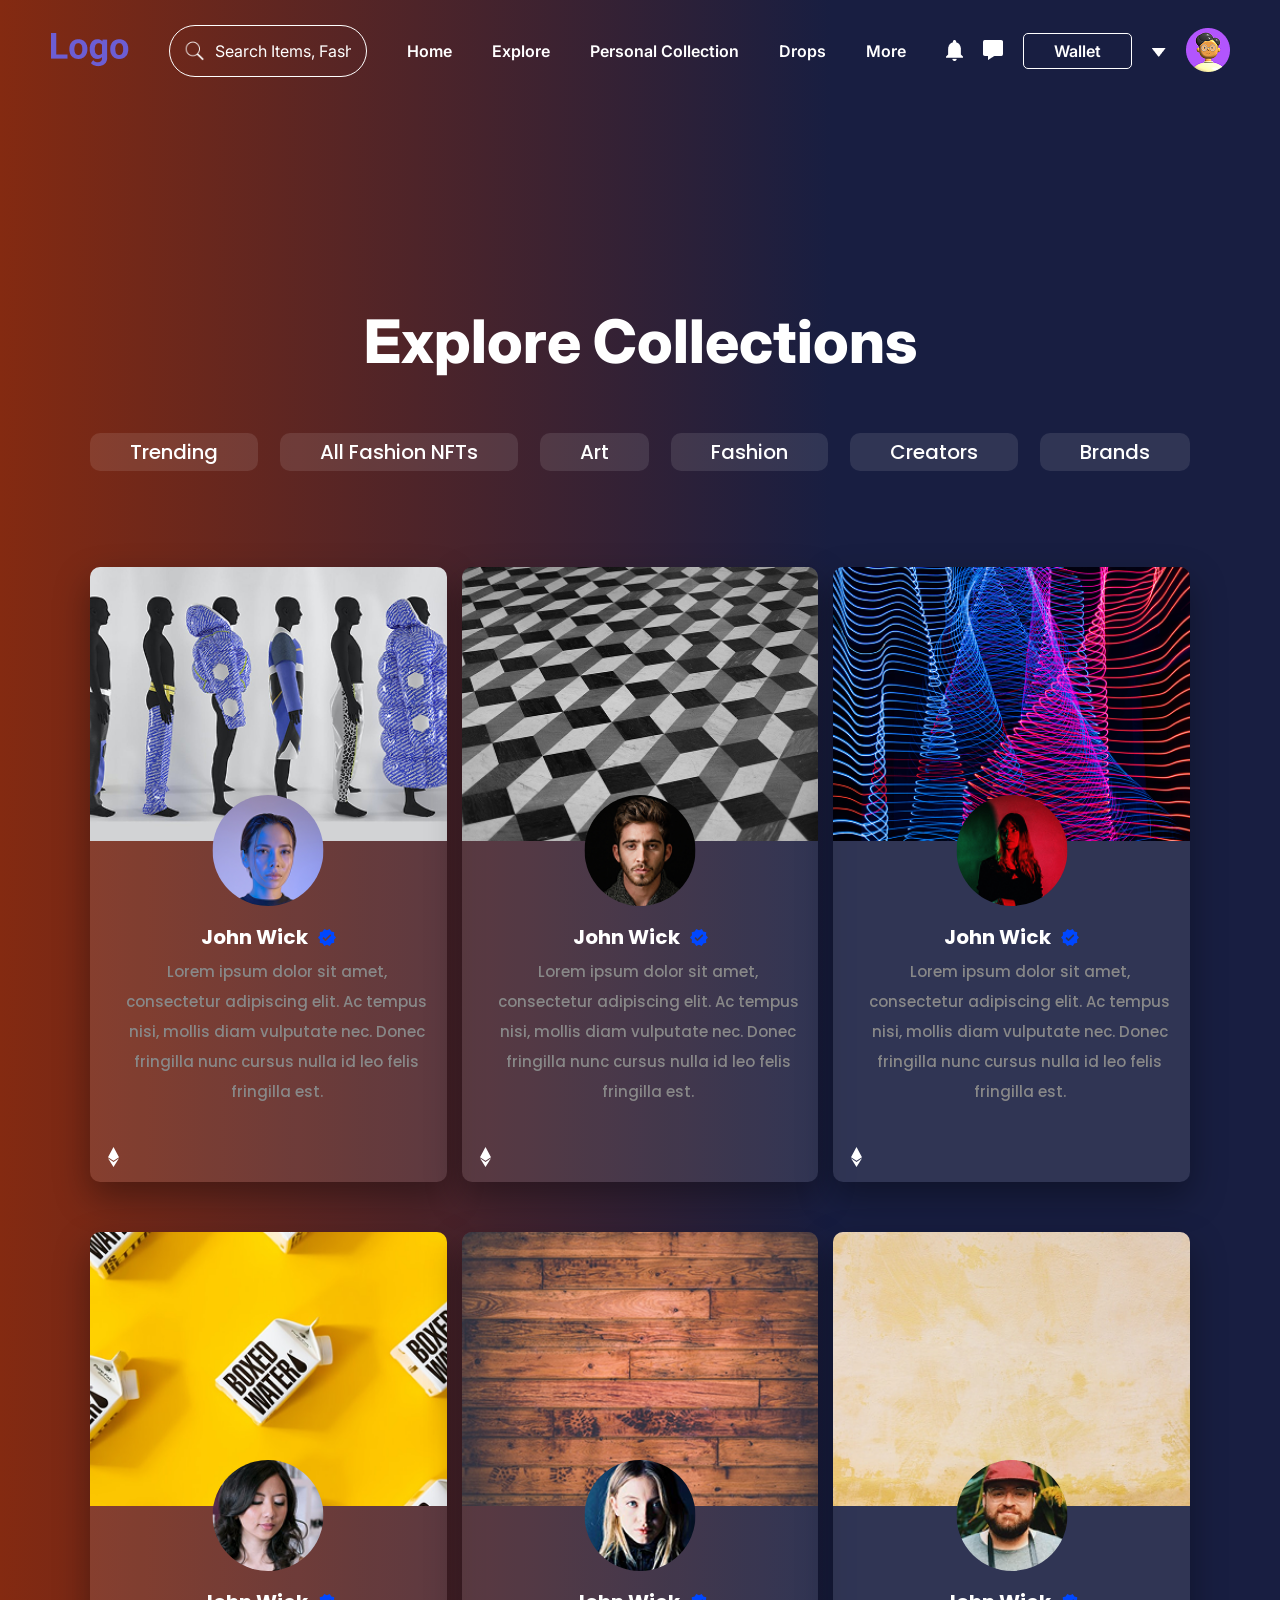
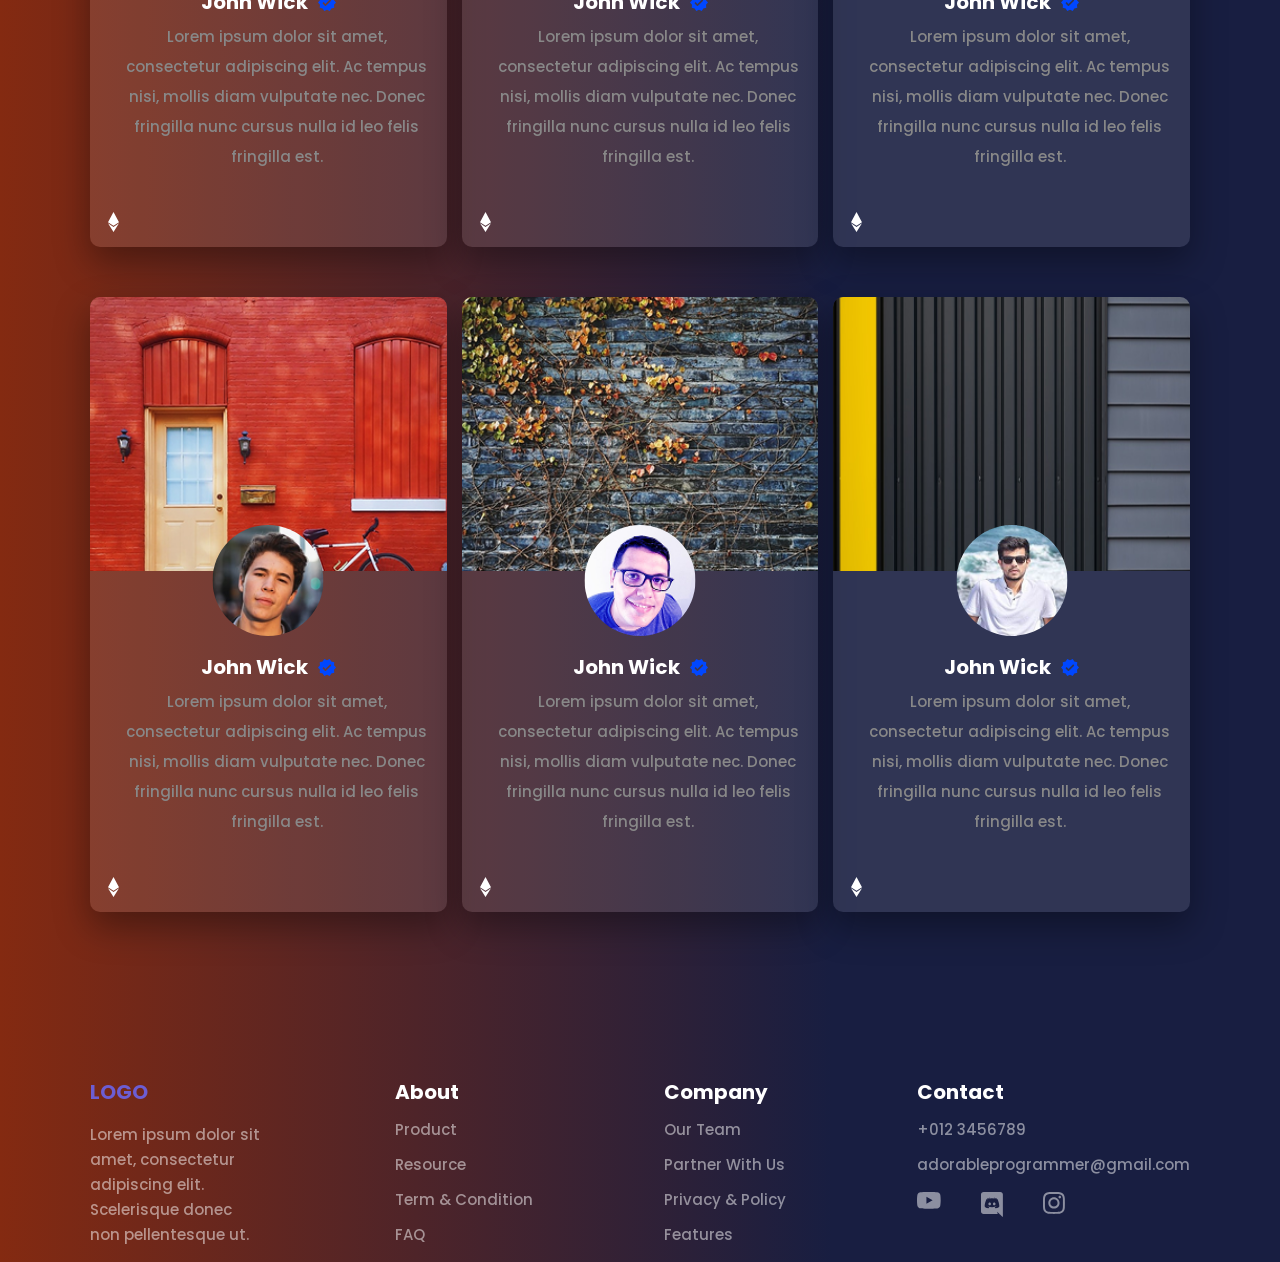
<file: explore.html>
<!DOCTYPE html>
<html lang="en">

<head>
    <meta charset="UTF-8">
    <meta name="viewport" content="width=device-width, initial-scale=1.0">
    <link rel="preconnect" href="https://fonts.googleapis.com">
    <link rel="preconnect" href="https://fonts.gstatic.com" crossorigin>
    <link
        href="https://fonts.googleapis.com/css2?family=Inter:ital,opsz,wght@0,14..32,100..900;1,14..32,100..900&family=Poppins:wght@400;500;600;700&family=Red+Hat+Text:ital,wght@0,300..700;1,300..700&family=Space+Mono:ital,wght@0,400;0,700;1,400;1,700&family=Work+Sans:ital,wght@0,100..900;1,100..900&display=swap"
        rel="stylesheet">
    <link rel="stylesheet" href="assets/css/reset.css">
    <link rel="stylesheet" href="assets/css/style.css">
    <link rel="icon" type="image/x-icon" href="./assets/site-icons/fashion-logo.png" />
    <title>Fashion Marketplace</title>
</head>

<body>
    <header class="explore-header">
        <nav class="d-flex align-center justify-between gap-40">
            <a href="index.html" class="logo"><img src="./assets/images/header-logo.png" alt="header-logo"></a>

            <form class="search-container" action="#">
                <img class="search-btn" src="./assets/icons/search-icon.png" alt="search-icon">
                <input type="text" placeholder="Search Items, Fashion, Collection and Users">
            </form>

            <ul class="header-nav d-flex align-center gap-40 weight-600">
                <li><a href="index.html" class="nav-link">Home</a></li>
                <li><a href="explore.html" class="nav-link">Explore</a></li>
                <li><a href="#" class="nav-link">Personal Collection</a></li>
                <li><a href="#" class="nav-link">Drops</a></li>
                <li><a href="#" class="nav-link">More</a></li>
            </ul>

            <div class="nav-right d-flex align-center gap-20">
                <div class="header-icons d-flex gap-20">
                    <a href="#" class="icon-hover"><img src="./assets/icons/bell-icon.png" alt="bell-icon"></a>
                    <a href="#" class="icon-hover"><img src="./assets/icons/message-icon.png" alt="message-icon"></a>
                </div>
                <a href="#" class="wallet-button d-flex weight-600">Wallet</a>
                <a href="#" class="drop-down"><img src="./assets/icons/arrow-down.png" alt="arrow-down"></a>
                <a href="./sign-in.html" class="profile-picture"><img src="./assets/icons/men-icon.png"
                        alt="men-icon"></a>
            </div>
        </nav>
    </header>


    <div class="container-explore">
        <section class="explore-section creators">
            <div class="colection d-flex justify-center weight-800 lh-135">
                <h1>Explore Collections</h1>
            </div>
            <nav>
                <ul class="d-flex justify-between weight-500">
                    <li><a href="#">Trending</a></li>
                    <li><a href="#">All Fashion NFTs</a></li>
                    <li><a href="#">Art</a></li>
                    <li><a href="fashion.html">Fashion</a></li>
                    <li><a href="#">Creators</a></li>
                    <li><a href="#">Brands</a></li>
                </ul>
            </nav>


            <!-------first-card-------------------------->
            <div class="utility d-flex justify-between gap-15 align-center">
                <div class="creator-cards explore-cards d-flex flex-column">
                    <img class="cover" src="./assets/images/explore-cards-img1.png" alt="Creator background">
                    <img class="avatar" src="./assets/images/woomen-avatar.png" alt="Creator avatar">

                    <div class="user-info">
                        <div class="name-row d-flex align-center justify-center gap-10">
                            <h2 class="weight-700 lh-100">John Wick</h2>

                            <svg xmlns="http://www.w3.org/2000/svg" width="18" height="17" viewBox="0 0 18 17"
                                fill="none">
                                <path
                                    d="M18 8.5L16.0036 6.24143L16.2818 3.25429L13.3282 2.59048L11.7818 0L9 1.1819L6.21818 0L4.67182 2.58238L1.71818 3.2381L1.99636 6.23333L0 8.5L1.99636 10.7586L1.71818 13.7538L4.67182 14.4176L6.21818 17L9 15.81L11.7818 16.9919L13.3282 14.4095L16.2818 13.7457L16.0036 10.7586L18 8.5ZM6.85636 11.7462L4.90909 9.80333C4.83324 9.72844 4.77307 9.63948 4.73201 9.54155C4.69095 9.44362 4.66982 9.33864 4.66982 9.23262C4.66982 9.1266 4.69095 9.02162 4.73201 8.92369C4.77307 8.82575 4.83324 8.7368 4.90909 8.6619L4.96636 8.60524C5.28545 8.28952 5.80909 8.28952 6.12818 8.60524L7.44545 9.91667L11.6591 5.73952C11.9782 5.42381 12.5018 5.42381 12.8209 5.73952L12.8782 5.79619C13.1973 6.1119 13.1973 6.6219 12.8782 6.93762L8.03454 11.7462C7.69909 12.0619 7.18364 12.0619 6.85636 11.7462Z"
                                    fill="#0047FF" />
                            </svg>
                        </div>

                        <p class="lh-30px weight-500">
                            Lorem ipsum dolor sit amet, consectetur adipiscing elit. Ac tempus nisi, mollis diam
                            vulputate nec. Donec fringilla nunc cursus nulla id leo felis fringilla est.
                        </p>

                        <svg class="d-flex justify-flex-start card-footer-icon" xmlns="http://www.w3.org/2000/svg"
                            width="11" height="20" viewBox="0 0 11 20" fill="none">
                            <path
                                d="M10.9964 10.1875L5.5 13.8125L0 10.1875L5.5 0L10.9964 10.1875ZM5.5 14.9766L0 11.3516L5.5 20L11 11.3516L5.5 14.9766V14.9766Z"
                                fill="white" />
                        </svg>
                    </div>
                </div>

                <!-- second card/////////////////////// -->
                <div class="creator-cards explore-cards d-flex flex-column">
                    <img class="cover" src="./assets/images/black-gray-bg.png" alt="Creator background">
                    <img class="avatar" src="./assets/images/men-avatar.png" alt="Creator avatar">

                    <div class="user-info">
                        <div class="name-row d-flex align-center justify-center gap-10">
                            <h2 class="weight-700 lh-100">John Wick</h2>

                            <svg xmlns="http://www.w3.org/2000/svg" width="18" height="17" viewBox="0 0 18 17"
                                fill="none">
                                <path
                                    d="M18 8.5L16.0036 6.24143L16.2818 3.25429L13.3282 2.59048L11.7818 0L9 1.1819L6.21818 0L4.67182 2.58238L1.71818 3.2381L1.99636 6.23333L0 8.5L1.99636 10.7586L1.71818 13.7538L4.67182 14.4176L6.21818 17L9 15.81L11.7818 16.9919L13.3282 14.4095L16.2818 13.7457L16.0036 10.7586L18 8.5ZM6.85636 11.7462L4.90909 9.80333C4.83324 9.72844 4.77307 9.63948 4.73201 9.54155C4.69095 9.44362 4.66982 9.33864 4.66982 9.23262C4.66982 9.1266 4.69095 9.02162 4.73201 8.92369C4.77307 8.82575 4.83324 8.7368 4.90909 8.6619L4.96636 8.60524C5.28545 8.28952 5.80909 8.28952 6.12818 8.60524L7.44545 9.91667L11.6591 5.73952C11.9782 5.42381 12.5018 5.42381 12.8209 5.73952L12.8782 5.79619C13.1973 6.1119 13.1973 6.6219 12.8782 6.93762L8.03454 11.7462C7.69909 12.0619 7.18364 12.0619 6.85636 11.7462Z"
                                    fill="#0047FF" />
                            </svg>
                        </div>

                        <p class="lh-30px weight-500">
                            Lorem ipsum dolor sit amet, consectetur adipiscing elit. Ac tempus nisi, mollis diam
                            vulputate nec. Donec fringilla nunc cursus nulla id leo felis fringilla est.
                        </p>

                        <svg class="d-flex justify-flex-start card-footer-icon" xmlns="http://www.w3.org/2000/svg"
                            width="11" height="20" viewBox="0 0 11 20" fill="none">
                            <path
                                d="M10.9964 10.1875L5.5 13.8125L0 10.1875L5.5 0L10.9964 10.1875ZM5.5 14.9766L0 11.3516L5.5 20L11 11.3516L5.5 14.9766V14.9766Z"
                                fill="white" />
                        </svg>
                    </div>
                </div>

                <!-- third card/////////////////////// -->

                <div class="creator-cards explore-cards d-flex flex-column">
                    <img class="cover" src="./assets/images/creator-lassers-bg.png" alt="Creator background">
                    <img class="avatar" src="./assets/images/creator-avatar-woman-redbg.png" alt="Creator avatar">

                    <div class="user-info">
                        <div class="name-row d-flex align-center justify-center gap-10">
                            <h2 class="weight-700 lh-100">John Wick</h2>

                            <svg xmlns="http://www.w3.org/2000/svg" width="18" height="17" viewBox="0 0 18 17"
                                fill="none">
                                <path
                                    d="M18 8.5L16.0036 6.24143L16.2818 3.25429L13.3282 2.59048L11.7818 0L9 1.1819L6.21818 0L4.67182 2.58238L1.71818 3.2381L1.99636 6.23333L0 8.5L1.99636 10.7586L1.71818 13.7538L4.67182 14.4176L6.21818 17L9 15.81L11.7818 16.9919L13.3282 14.4095L16.2818 13.7457L16.0036 10.7586L18 8.5ZM6.85636 11.7462L4.90909 9.80333C4.83324 9.72844 4.77307 9.63948 4.73201 9.54155C4.69095 9.44362 4.66982 9.33864 4.66982 9.23262C4.66982 9.1266 4.69095 9.02162 4.73201 8.92369C4.77307 8.82575 4.83324 8.7368 4.90909 8.6619L4.96636 8.60524C5.28545 8.28952 5.80909 8.28952 6.12818 8.60524L7.44545 9.91667L11.6591 5.73952C11.9782 5.42381 12.5018 5.42381 12.8209 5.73952L12.8782 5.79619C13.1973 6.1119 13.1973 6.6219 12.8782 6.93762L8.03454 11.7462C7.69909 12.0619 7.18364 12.0619 6.85636 11.7462Z"
                                    fill="#0047FF" />
                            </svg>
                        </div>

                        <p class="lh-30px weight-500">
                            Lorem ipsum dolor sit amet, consectetur adipiscing elit. Ac tempus nisi, mollis diam
                            vulputate nec. Donec fringilla nunc cursus nulla id leo felis fringilla est.
                        </p>

                        <svg class="d-flex justify-flex-start card-footer-icon" xmlns="http://www.w3.org/2000/svg"
                            width="11" height="20" viewBox="0 0 11 20" fill="none">
                            <path
                                d="M10.9964 10.1875L5.5 13.8125L0 10.1875L5.5 0L10.9964 10.1875ZM5.5 14.9766L0 11.3516L5.5 20L11 11.3516L5.5 14.9766V14.9766Z"
                                fill="white" />
                        </svg>
                    </div>
                </div>
            </div>

            <!-- fourth card///////////////////////////////// -->

            <div class="utility help-class d-flex justify-between gap-15 align-center">
                <div class="creator-cards explore-cards d-flex flex-column">
                    <img class="cover" src="./assets/images/explore-boxed-water-bg.png" alt="Creator background">
                    <img class="avatar" src="./assets/images/explore-woomen1-avatar.png" alt="Creator avatar">

                    <div class="user-info">
                        <div class="name-row d-flex align-center justify-center gap-10">
                            <h2 class="weight-700 lh-100">John Wick</h2>

                            <svg xmlns="http://www.w3.org/2000/svg" width="18" height="17" viewBox="0 0 18 17"
                                fill="none">
                                <path
                                    d="M18 8.5L16.0036 6.24143L16.2818 3.25429L13.3282 2.59048L11.7818 0L9 1.1819L6.21818 0L4.67182 2.58238L1.71818 3.2381L1.99636 6.23333L0 8.5L1.99636 10.7586L1.71818 13.7538L4.67182 14.4176L6.21818 17L9 15.81L11.7818 16.9919L13.3282 14.4095L16.2818 13.7457L16.0036 10.7586L18 8.5ZM6.85636 11.7462L4.90909 9.80333C4.83324 9.72844 4.77307 9.63948 4.73201 9.54155C4.69095 9.44362 4.66982 9.33864 4.66982 9.23262C4.66982 9.1266 4.69095 9.02162 4.73201 8.92369C4.77307 8.82575 4.83324 8.7368 4.90909 8.6619L4.96636 8.60524C5.28545 8.28952 5.80909 8.28952 6.12818 8.60524L7.44545 9.91667L11.6591 5.73952C11.9782 5.42381 12.5018 5.42381 12.8209 5.73952L12.8782 5.79619C13.1973 6.1119 13.1973 6.6219 12.8782 6.93762L8.03454 11.7462C7.69909 12.0619 7.18364 12.0619 6.85636 11.7462Z"
                                    fill="#0047FF" />
                            </svg>
                        </div>

                        <p class="lh-30px weight-500">
                            Lorem ipsum dolor sit amet, consectetur adipiscing elit. Ac tempus nisi, mollis diam
                            vulputate nec. Donec fringilla nunc cursus nulla id leo felis fringilla est.
                        </p>

                        <svg class="d-flex justify-flex-start card-footer-icon" xmlns="http://www.w3.org/2000/svg"
                            width="11" height="20" viewBox="0 0 11 20" fill="none">
                            <path
                                d="M10.9964 10.1875L5.5 13.8125L0 10.1875L5.5 0L10.9964 10.1875ZM5.5 14.9766L0 11.3516L5.5 20L11 11.3516L5.5 14.9766V14.9766Z"
                                fill="white" />
                        </svg>
                    </div>
                </div>

                <!-- Fifth section////////////////////////////////// -->
                <div class="creator-cards explore-cards d-flex flex-column">
                    <img class="cover" src="./assets/images/explore-planks-bg.png" alt="Creator background">
                    <img class="avatar" src="./assets/images/explore-woomen2-avatar.png" alt="Creator avatar">

                    <div class="user-info">
                        <div class="name-row d-flex align-center justify-center gap-10">
                            <h2 class="weight-700 lh-100">John Wick</h2>

                            <svg xmlns="http://www.w3.org/2000/svg" width="18" height="17" viewBox="0 0 18 17"
                                fill="none">
                                <path
                                    d="M18 8.5L16.0036 6.24143L16.2818 3.25429L13.3282 2.59048L11.7818 0L9 1.1819L6.21818 0L4.67182 2.58238L1.71818 3.2381L1.99636 6.23333L0 8.5L1.99636 10.7586L1.71818 13.7538L4.67182 14.4176L6.21818 17L9 15.81L11.7818 16.9919L13.3282 14.4095L16.2818 13.7457L16.0036 10.7586L18 8.5ZM6.85636 11.7462L4.90909 9.80333C4.83324 9.72844 4.77307 9.63948 4.73201 9.54155C4.69095 9.44362 4.66982 9.33864 4.66982 9.23262C4.66982 9.1266 4.69095 9.02162 4.73201 8.92369C4.77307 8.82575 4.83324 8.7368 4.90909 8.6619L4.96636 8.60524C5.28545 8.28952 5.80909 8.28952 6.12818 8.60524L7.44545 9.91667L11.6591 5.73952C11.9782 5.42381 12.5018 5.42381 12.8209 5.73952L12.8782 5.79619C13.1973 6.1119 13.1973 6.6219 12.8782 6.93762L8.03454 11.7462C7.69909 12.0619 7.18364 12.0619 6.85636 11.7462Z"
                                    fill="#0047FF" />
                            </svg>
                        </div>

                        <p class="lh-30px weight-500">
                            Lorem ipsum dolor sit amet, consectetur adipiscing elit. Ac tempus nisi, mollis diam
                            vulputate nec. Donec fringilla nunc cursus nulla id leo felis fringilla est.
                        </p>

                        <svg class="d-flex justify-flex-start card-footer-icon" xmlns="http://www.w3.org/2000/svg"
                            width="11" height="20" viewBox="0 0 11 20" fill="none">
                            <path
                                d="M10.9964 10.1875L5.5 13.8125L0 10.1875L5.5 0L10.9964 10.1875ZM5.5 14.9766L0 11.3516L5.5 20L11 11.3516L5.5 14.9766V14.9766Z"
                                fill="white" />
                        </svg>
                    </div>
                </div>

                <!-- //sixth-section/////////////////////////////// -->
                <div class="creator-cards explore-cards d-flex flex-column">
                    <img class="cover" src="./assets/images/explore-yelow-bg.png" alt="Creator background">
                    <img class="avatar" src="./assets/images/explore-lumber.png" alt="Creator avatar">

                    <div class="user-info">
                        <div class="name-row d-flex align-center justify-center gap-10">
                            <h2 class="weight-700 lh-100">John Wick</h2>

                            <svg xmlns="http://www.w3.org/2000/svg" width="18" height="17" viewBox="0 0 18 17"
                                fill="none">
                                <path
                                    d="M18 8.5L16.0036 6.24143L16.2818 3.25429L13.3282 2.59048L11.7818 0L9 1.1819L6.21818 0L4.67182 2.58238L1.71818 3.2381L1.99636 6.23333L0 8.5L1.99636 10.7586L1.71818 13.7538L4.67182 14.4176L6.21818 17L9 15.81L11.7818 16.9919L13.3282 14.4095L16.2818 13.7457L16.0036 10.7586L18 8.5ZM6.85636 11.7462L4.90909 9.80333C4.83324 9.72844 4.77307 9.63948 4.73201 9.54155C4.69095 9.44362 4.66982 9.33864 4.66982 9.23262C4.66982 9.1266 4.69095 9.02162 4.73201 8.92369C4.77307 8.82575 4.83324 8.7368 4.90909 8.6619L4.96636 8.60524C5.28545 8.28952 5.80909 8.28952 6.12818 8.60524L7.44545 9.91667L11.6591 5.73952C11.9782 5.42381 12.5018 5.42381 12.8209 5.73952L12.8782 5.79619C13.1973 6.1119 13.1973 6.6219 12.8782 6.93762L8.03454 11.7462C7.69909 12.0619 7.18364 12.0619 6.85636 11.7462Z"
                                    fill="#0047FF" />
                            </svg>
                        </div>

                        <p class="lh-30px weight-500">
                            Lorem ipsum dolor sit amet, consectetur adipiscing elit. Ac tempus nisi, mollis diam
                            vulputate nec. Donec fringilla nunc cursus nulla id leo felis fringilla est.
                        </p>

                        <svg class="d-flex justify-flex-start card-footer-icon" xmlns="http://www.w3.org/2000/svg"
                            width="11" height="20" viewBox="0 0 11 20" fill="none">
                            <path
                                d="M10.9964 10.1875L5.5 13.8125L0 10.1875L5.5 0L10.9964 10.1875ZM5.5 14.9766L0 11.3516L5.5 20L11 11.3516L5.5 14.9766V14.9766Z"
                                fill="white" />
                        </svg>
                    </div>
                </div>
            </div>

            <!-- Seventh card//////////// -->
            <div class="utility  d-flex justify-between gap-15 align-center">
                <div class="creator-cards explore-cards d-flex flex-column">
                    <img class="cover" src="./assets/images/explore-reddor-bg.png" alt="Creator background">
                    <img class="avatar" src="./assets/images/explore-model-men-avatar.png" alt="Creator avatar">

                    <div class="user-info">
                        <div class="name-row d-flex align-center justify-center gap-10">
                            <h2 class="weight-700 lh-100">John Wick</h2>

                            <svg xmlns="http://www.w3.org/2000/svg" width="18" height="17" viewBox="0 0 18 17"
                                fill="none">
                                <path
                                    d="M18 8.5L16.0036 6.24143L16.2818 3.25429L13.3282 2.59048L11.7818 0L9 1.1819L6.21818 0L4.67182 2.58238L1.71818 3.2381L1.99636 6.23333L0 8.5L1.99636 10.7586L1.71818 13.7538L4.67182 14.4176L6.21818 17L9 15.81L11.7818 16.9919L13.3282 14.4095L16.2818 13.7457L16.0036 10.7586L18 8.5ZM6.85636 11.7462L4.90909 9.80333C4.83324 9.72844 4.77307 9.63948 4.73201 9.54155C4.69095 9.44362 4.66982 9.33864 4.66982 9.23262C4.66982 9.1266 4.69095 9.02162 4.73201 8.92369C4.77307 8.82575 4.83324 8.7368 4.90909 8.6619L4.96636 8.60524C5.28545 8.28952 5.80909 8.28952 6.12818 8.60524L7.44545 9.91667L11.6591 5.73952C11.9782 5.42381 12.5018 5.42381 12.8209 5.73952L12.8782 5.79619C13.1973 6.1119 13.1973 6.6219 12.8782 6.93762L8.03454 11.7462C7.69909 12.0619 7.18364 12.0619 6.85636 11.7462Z"
                                    fill="#0047FF" />
                            </svg>
                        </div>

                        <p class="lh-30px weight-500">
                            Lorem ipsum dolor sit amet, consectetur adipiscing elit. Ac tempus nisi, mollis diam
                            vulputate nec. Donec fringilla nunc cursus nulla id leo felis fringilla est.
                        </p>

                        <svg class="d-flex justify-flex-start card-footer-icon" xmlns="http://www.w3.org/2000/svg"
                            width="11" height="20" viewBox="0 0 11 20" fill="none">
                            <path
                                d="M10.9964 10.1875L5.5 13.8125L0 10.1875L5.5 0L10.9964 10.1875ZM5.5 14.9766L0 11.3516L5.5 20L11 11.3516L5.5 14.9766V14.9766Z"
                                fill="white" />
                        </svg>
                    </div>
                </div>

                <!-- Eighth card////////////////////////////////// -->

                <div class="creator-cards explore-cards d-flex flex-column">
                    <img class="cover" src="./assets/images/explore-brickwall-bg.png" alt="Creator background">
                    <img class="avatar" src="./assets/images/explore-menwith-glases-avatar.png" alt="Creator avatar">

                    <div class="user-info">
                        <div class="name-row d-flex align-center justify-center gap-10">
                            <h2 class="weight-700 lh-100">John Wick</h2>

                            <svg xmlns="http://www.w3.org/2000/svg" width="18" height="17" viewBox="0 0 18 17"
                                fill="none">
                                <path
                                    d="M18 8.5L16.0036 6.24143L16.2818 3.25429L13.3282 2.59048L11.7818 0L9 1.1819L6.21818 0L4.67182 2.58238L1.71818 3.2381L1.99636 6.23333L0 8.5L1.99636 10.7586L1.71818 13.7538L4.67182 14.4176L6.21818 17L9 15.81L11.7818 16.9919L13.3282 14.4095L16.2818 13.7457L16.0036 10.7586L18 8.5ZM6.85636 11.7462L4.90909 9.80333C4.83324 9.72844 4.77307 9.63948 4.73201 9.54155C4.69095 9.44362 4.66982 9.33864 4.66982 9.23262C4.66982 9.1266 4.69095 9.02162 4.73201 8.92369C4.77307 8.82575 4.83324 8.7368 4.90909 8.6619L4.96636 8.60524C5.28545 8.28952 5.80909 8.28952 6.12818 8.60524L7.44545 9.91667L11.6591 5.73952C11.9782 5.42381 12.5018 5.42381 12.8209 5.73952L12.8782 5.79619C13.1973 6.1119 13.1973 6.6219 12.8782 6.93762L8.03454 11.7462C7.69909 12.0619 7.18364 12.0619 6.85636 11.7462Z"
                                    fill="#0047FF" />
                            </svg>
                        </div>

                        <p class="lh-30px weight-500">
                            Lorem ipsum dolor sit amet, consectetur adipiscing elit. Ac tempus nisi, mollis diam
                            vulputate nec. Donec fringilla nunc cursus nulla id leo felis fringilla est.
                        </p>

                        <svg class="d-flex justify-flex-start card-footer-icon" xmlns="http://www.w3.org/2000/svg"
                            width="11" height="20" viewBox="0 0 11 20" fill="none">
                            <path
                                d="M10.9964 10.1875L5.5 13.8125L0 10.1875L5.5 0L10.9964 10.1875ZM5.5 14.9766L0 11.3516L5.5 20L11 11.3516L5.5 14.9766V14.9766Z"
                                fill="white" />
                        </svg>
                    </div>
                </div>

                <!-- Ninth card//////////////////////////////////// -->
                <div class="creator-cards explore-cards d-flex flex-column">
                    <img class="cover" src="./assets/images/explore-container-bg.png" alt="Creator background">
                    <img class="avatar" src="./assets/images/explore-menwith-sunglases-avatar.png" alt="Creator avatar">

                    <div class="user-info">
                        <div class="name-row d-flex align-center justify-center gap-10">
                            <h2 class="weight-700 lh-100">John Wick</h2>

                            <svg xmlns="http://www.w3.org/2000/svg" width="18" height="17" viewBox="0 0 18 17"
                                fill="none">
                                <path
                                    d="M18 8.5L16.0036 6.24143L16.2818 3.25429L13.3282 2.59048L11.7818 0L9 1.1819L6.21818 0L4.67182 2.58238L1.71818 3.2381L1.99636 6.23333L0 8.5L1.99636 10.7586L1.71818 13.7538L4.67182 14.4176L6.21818 17L9 15.81L11.7818 16.9919L13.3282 14.4095L16.2818 13.7457L16.0036 10.7586L18 8.5ZM6.85636 11.7462L4.90909 9.80333C4.83324 9.72844 4.77307 9.63948 4.73201 9.54155C4.69095 9.44362 4.66982 9.33864 4.66982 9.23262C4.66982 9.1266 4.69095 9.02162 4.73201 8.92369C4.77307 8.82575 4.83324 8.7368 4.90909 8.6619L4.96636 8.60524C5.28545 8.28952 5.80909 8.28952 6.12818 8.60524L7.44545 9.91667L11.6591 5.73952C11.9782 5.42381 12.5018 5.42381 12.8209 5.73952L12.8782 5.79619C13.1973 6.1119 13.1973 6.6219 12.8782 6.93762L8.03454 11.7462C7.69909 12.0619 7.18364 12.0619 6.85636 11.7462Z"
                                    fill="#0047FF" />
                            </svg>
                        </div>

                        <p class="lh-30px weight-500">
                            Lorem ipsum dolor sit amet, consectetur adipiscing elit. Ac tempus nisi, mollis diam
                            vulputate nec. Donec fringilla nunc cursus nulla id leo felis fringilla est.
                        </p>

                        <svg class="d-flex justify-flex-start card-footer-icon" xmlns="http://www.w3.org/2000/svg"
                            width="11" height="20" viewBox="0 0 11 20" fill="none">
                            <path
                                d="M10.9964 10.1875L5.5 13.8125L0 10.1875L5.5 0L10.9964 10.1875ZM5.5 14.9766L0 11.3516L5.5 20L11 11.3516L5.5 14.9766V14.9766Z"
                                fill="white" />
                        </svg>
                    </div>
                </div>


            </div>
        </section>
        <footer class="footer d-flex justify-between align-flex-start">
            <div class="footer-text d-flex flex-column ">
                <a class="weight-700 lh-100" href="#">LOGO</a>
                <p class="weight-500 lh-25px">Lorem ipsum dolor sit amet, consectetur adipiscing elit. Scelerisque donec
                    non pellentesque ut.</p>
            </div>
            <div class="footer-about d-flex flex-column">
                <h2 class="weight-700 lh-100">About</h2>
                <ul>
                    <li class="weight-500 lh-100">Product</li>
                    <li class="weight-500 lh-100">Resource</li>
                    <li class="weight-500 lh-100">Term & Condition</li>
                    <li class="weight-500 lh-100">FAQ</li>
                </ul>
            </div>

            <div class="footer-about d-flex flex-column">
                <h2 class="weight-700 lh-100">Company</h2>
                <ul>
                    <li class="weight-500 lh-100">Our Team</li>
                    <li class="weight-500 lh-100">Partner With Us</li>
                    <li class="weight-500 lh-100">Privacy & Policy</li>
                    <li class="weight-500 lh-100">Features</li>
                </ul>
            </div>

            <div class="footer-about d-flex flex-column">
                <h2 class="weight-700 lh-100">Contact</h2>
                <ul>
                    <li class="weight-500 lh-100">+012 3456789</li>
                    <li class="weight-500 lh-100">adorableprogrammer@gmail.com</li>
                </ul>
                <div class="footer-icon d-flex gap-40">
                    <a href="#"><svg xmlns="http://www.w3.org/2000/svg" width="24" height="17" viewBox="0 0 24 17"
                            fill="none">
                            <path
                                d="M23.2084 2.60777C22.9358 1.58129 22.1326 0.772873 21.1128 0.498524C19.2642 0 11.8519 0 11.8519 0C11.8519 0 4.43954 0 2.59097 0.498524C1.57114 0.772917 0.767925 1.58129 0.495312 2.60777C0 4.46832 0 8.35017 0 8.35017C0 8.35017 0 12.232 0.495312 14.0926C0.767925 15.1191 1.57114 15.8938 2.59097 16.1681C4.43954 16.6667 11.8519 16.6667 11.8519 16.6667C11.8519 16.6667 19.2642 16.6667 21.1128 16.1681C22.1326 15.8938 22.9358 15.1191 23.2084 14.0926C23.7037 12.232 23.7037 8.35017 23.7037 8.35017C23.7037 8.35017 23.7037 4.46832 23.2084 2.60777V2.60777ZM9.4276 11.8746V4.82574L15.6229 8.35026L9.4276 11.8746V11.8746Z"
                                fill="white" fill-opacity="0.5" />
                        </svg></a>
                    <a href="#"><svg xmlns="http://www.w3.org/2000/svg" width="22" height="25" viewBox="0 0 22 25"
                            fill="none">
                            <path
                                d="M14.5125 11.875C14.5125 12.6375 13.95 13.2625 13.2375 13.2625C12.5375 13.2625 11.9625 12.6375 11.9625 11.875C11.9625 11.1125 12.525 10.4875 13.2375 10.4875C13.95 10.4875 14.5125 11.1125 14.5125 11.875ZM8.675 10.4875C7.9625 10.4875 7.4 11.1125 7.4 11.875C7.4 12.6375 7.975 13.2625 8.675 13.2625C9.3875 13.2625 9.95 12.6375 9.95 11.875C9.9625 11.1125 9.3875 10.4875 8.675 10.4875ZM21.875 2.575V25C18.7259 22.2171 19.733 23.1383 16.075 19.7375L16.7375 22.05H2.5625C1.15 22.05 0 20.9 0 19.475V2.575C0 1.15 1.15 0 2.5625 0H19.3125C20.725 0 21.875 1.15 21.875 2.575ZM18.3125 14.425C18.3125 10.4 16.5125 7.1375 16.5125 7.1375C14.7125 5.7875 13 5.825 13 5.825L12.825 6.025C14.95 6.675 15.9375 7.6125 15.9375 7.6125C12.9682 5.98511 9.48027 5.98481 6.6 7.25C6.1375 7.4625 5.8625 7.6125 5.8625 7.6125C5.8625 7.6125 6.9 6.625 9.15 5.975L9.025 5.825C9.025 5.825 7.3125 5.7875 5.5125 7.1375C5.5125 7.1375 3.7125 10.4 3.7125 14.425C3.7125 14.425 4.7625 16.2375 7.525 16.325C7.525 16.325 7.9875 15.7625 8.3625 15.2875C6.775 14.8125 6.175 13.8125 6.175 13.8125C6.35889 13.9412 6.66211 14.1081 6.6875 14.125C8.79736 15.3065 11.7943 15.6937 14.4875 14.5625C14.925 14.4 15.4125 14.1625 15.925 13.825C15.925 13.825 15.3 14.85 13.6625 15.3125C14.0375 15.7875 14.4875 16.325 14.4875 16.325C17.25 16.2375 18.3125 14.425 18.3125 14.425V14.425Z"
                                fill="white" fill-opacity="0.5" />
                        </svg></a>
                    <a href="#"><svg xmlns="http://www.w3.org/2000/svg" width="22" height="22" viewBox="0 0 22 22"
                            fill="none">
                            <path
                                d="M10.946 5.33081C7.84058 5.33081 5.33569 7.83569 5.33569 10.9412C5.33569 14.0466 7.84058 16.5515 10.946 16.5515C14.0515 16.5515 16.5564 14.0466 16.5564 10.9412C16.5564 7.83569 14.0515 5.33081 10.946 5.33081ZM10.946 14.5886C8.93921 14.5886 7.29858 12.9529 7.29858 10.9412C7.29858 8.92944 8.93433 7.2937 10.946 7.2937C12.9578 7.2937 14.5935 8.92944 14.5935 10.9412C14.5935 12.9529 12.9529 14.5886 10.946 14.5886V14.5886ZM18.0945 5.10132C18.0945 5.82886 17.5085 6.40991 16.7859 6.40991C16.0584 6.40991 15.4773 5.82397 15.4773 5.10132C15.4773 4.37866 16.0632 3.79272 16.7859 3.79272C17.5085 3.79272 18.0945 4.37866 18.0945 5.10132ZM21.8103 6.42944C21.7273 4.67651 21.3269 3.12378 20.0427 1.84448C18.7634 0.565185 17.2107 0.164795 15.4578 0.0769043C13.6511 -0.0256348 8.23608 -0.0256348 6.42944 0.0769043C4.6814 0.159912 3.12866 0.560303 1.84448 1.8396C0.560303 3.1189 0.164795 4.67163 0.0769043 6.42456C-0.0256348 8.2312 -0.0256348 13.6462 0.0769043 15.4529C0.159912 17.2058 0.560303 18.7585 1.84448 20.0378C3.12866 21.3171 4.67651 21.7175 6.42944 21.8054C8.23608 21.908 13.6511 21.908 15.4578 21.8054C17.2107 21.7224 18.7634 21.322 20.0427 20.0378C21.322 18.7585 21.7224 17.2058 21.8103 15.4529C21.9128 13.6462 21.9128 8.23608 21.8103 6.42944V6.42944ZM19.4763 17.3914C19.0955 18.3484 18.3582 19.0857 17.3962 19.4714C15.9558 20.0427 12.5378 19.9109 10.946 19.9109C9.35425 19.9109 5.9314 20.0378 4.49585 19.4714C3.53882 19.0906 2.80151 18.3533 2.41577 17.3914C1.84448 15.9509 1.97632 12.533 1.97632 10.9412C1.97632 9.34937 1.84937 5.92651 2.41577 4.49097C2.79663 3.53394 3.53394 2.79663 4.49585 2.41089C5.93628 1.8396 9.35425 1.97144 10.946 1.97144C12.5378 1.97144 15.9607 1.84448 17.3962 2.41089C18.3533 2.79175 19.0906 3.52905 19.4763 4.49097C20.0476 5.9314 19.9158 9.34937 19.9158 10.9412C19.9158 12.533 20.0476 15.9558 19.4763 17.3914Z"
                                fill="white" fill-opacity="0.5" />
                        </svg></a>
                </div>
            </div>
        </footer>
    </div>


</body>

</html>
</file>
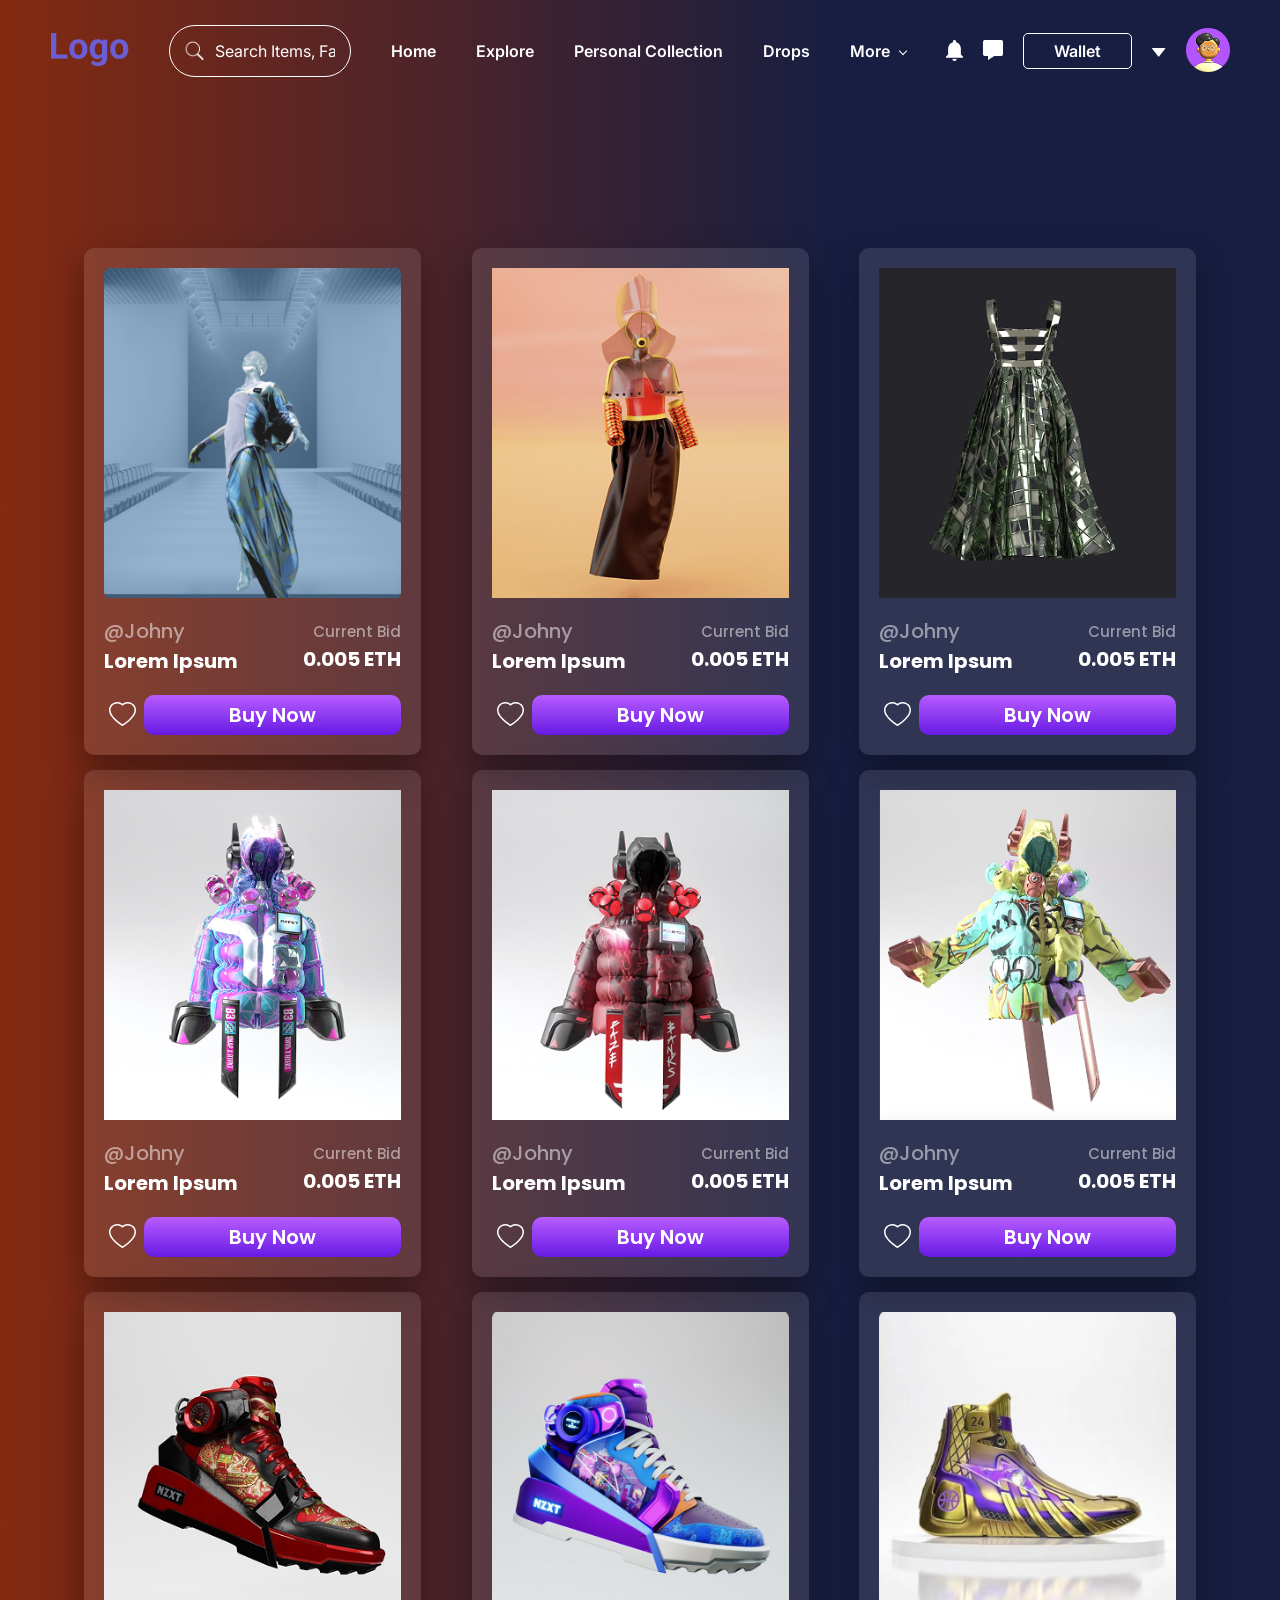
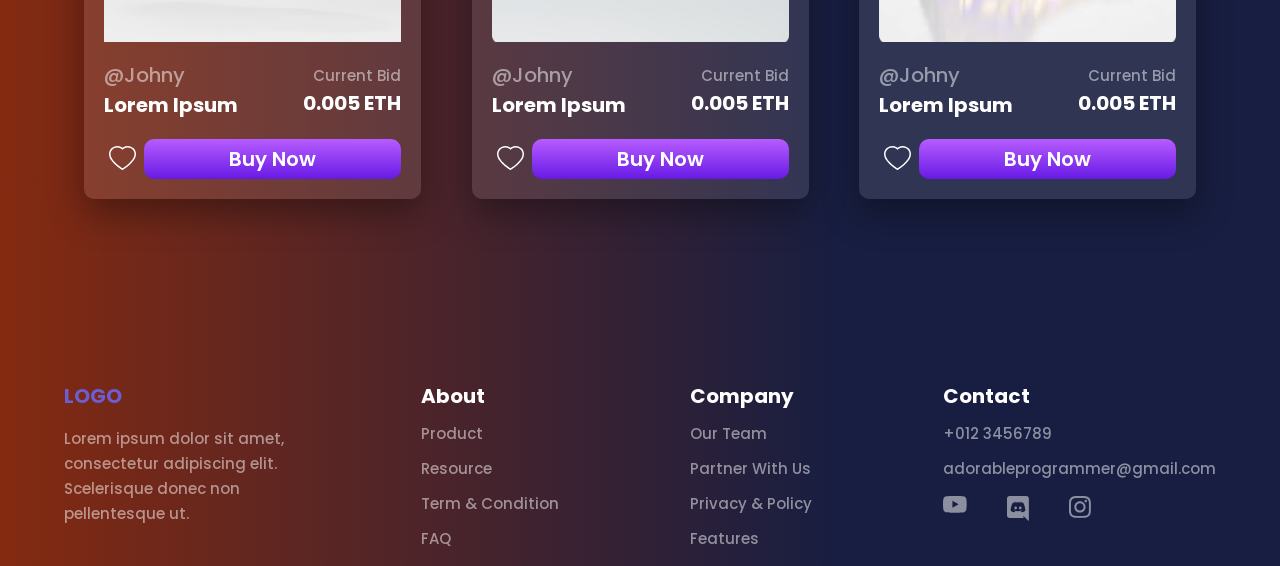
<file: personal-colection.html>
<!DOCTYPE html>
<html lang="en">

<head>
    <meta charset="UTF-8">
    <meta name="viewport" content="width=device-width, initial-scale=1.0">
    <link rel="preconnect" href="https://fonts.googleapis.com">
    <link rel="preconnect" href="https://fonts.gstatic.com" crossorigin>
    <link
        href="https://fonts.googleapis.com/css2?family=Inter:ital,opsz,wght@0,14..32,100..900;1,14..32,100..900&family=Poppins:wght@400;500;600;700&family=Red+Hat+Text:ital,wght@0,300..700;1,300..700&family=Space+Mono:ital,wght@0,400;0,700;1,400;1,700&family=Work+Sans:ital,wght@0,100..900;1,100..900&display=swap"
        rel="stylesheet">
    <link rel="stylesheet" href="assets/css/reset.css">
    <link rel="stylesheet" href="assets/css/style.css">
    <link rel="icon" type="image/x-icon" href="./assets/site-icons/fashion-logo.png" />
    <title>Fashion Marketplace</title>
</head>

<body>

    <header class="personal-header">
        <nav class="d-flex align-center justify-between gap-40">
            <a href="index.html" class="logo"><img src="./assets/images/header-logo.png" alt="header-logo"></a>

            <form class="search-container" action="index.html">
                <img class="search-btn" src="./assets/icons/search-icon.png" alt="search-icon">
                <input type="text" placeholder="Search Items, Fashion, Collection and Users">
            </form>

            <ul class="header-nav d-flex align-center gap-40 weight-600">
                <li><a href="index.html" class="nav-link">Home</a></li>
                <li><a href="explore.html" class="nav-link">Explore</a></li>
                <li><a href="#" class="nav-link">Personal Collection</a></li>
                <li><a href="#" class="nav-link">Drops</a></li>
                <li class="more-menu">
                    <a href="#" class="nav-link more-link" aria-haspopup="true" aria-expanded="false">More <span
                            class="more-arrow"></span></a>
                    <ul class="dropdown-menu">
                        <li><a href="#">Stats</a></li>
                        <li><a href="#">Shows</a></li>
                        <li><a href="#">About Us</a></li>
                        <li><a href="#">Community</a></li>
                        <li><a href="#">Creator Studio</a></li>
                        <li><a href="#">Edit Profile</a></li>
                        <li><a href="#">Setting</a></li>
                    </ul>
                </li>
            </ul>

            <div class="nav-right d-flex align-center gap-20">
                <div class="header-icons d-flex gap-20">
                    <a href="#" class="icon-hover"><img src="./assets/icons/bell-icon.png" alt="bell-icon"></a>
                    <a href="#" class="icon-hover"><img src="./assets/icons/message-icon.png" alt="message-icon"></a>
                </div>
                <a href="#" class="wallet-button d-flex weight-600">Wallet</a>
                <a href="#" class="drop-down"><img src="./assets/icons/arrow-down.png" alt="arrow-down"></a>
                <a href="./sign-in.html" class="profile-picture"><img src="./assets/icons/men-icon.png"
                        alt="men-icon"></a>
            </div>
        </nav>
    </header>


    <div class="container">
        <section class="marketplace-section">
        <div class="card-container d-flex flex-wrap justify-between">
            <div class="colection-grid">
                <img class="bg" src="./assets/images/grid-cyan-bg-dress.png" alt="cyan dress">

                <div class="info d-flex justify-between align-center">
                    <div class="name">
                        <p class="weight-500 lh-100">@Johny</p>
                        <p class="weight-700">Lorem Ipsum</p>
                    </div>

                    <div class="bid">
                        <p class="weight-500 lh-100">Current Bid</p>
                        <p class="weight-700 lh-100">0.005 ETH</p>
                    </div>
                </div>

                <div class="actions d-flex align-center justify-between">
                    <button>
                        <svg xmlns="http://www.w3.org/2000/svg" width="27" height="24" viewBox="0 0 27 24" fill="none">
                            <path
                                d="M18.7432 0.75H18.7441C19.7439 0.747717 20.7343 0.942824 21.6572 1.32324H21.6582C22.4368 1.6429 23.1546 2.09004 23.7822 2.64453L24.0459 2.88867C24.6457 3.47072 25.1401 4.14943 25.5088 4.89453L25.6592 5.21777C26.0526 6.12531 26.2528 7.08639 26.25 8.07617V8.07812C26.25 9.00716 26.059 9.99202 25.666 11.0117L25.665 11.0137C25.3393 11.865 24.8589 12.7629 24.2373 13.6836C23.2534 15.139 21.8871 16.6771 20.168 18.252C17.3116 20.8665 14.484 22.6721 14.377 22.7402L13.6377 23.2109C13.5547 23.2633 13.4453 23.2633 13.3623 23.2109H13.3613L12.623 22.7402L12.6113 22.7324L12.6006 22.7266C12.5931 22.7218 12.5825 22.7154 12.5693 22.707C12.543 22.6902 12.5071 22.6658 12.4609 22.6357C12.3685 22.5754 12.2377 22.4896 12.0752 22.3799C11.7502 22.1604 11.2964 21.8463 10.7568 21.4521C9.6763 20.6628 8.25608 19.5568 6.83203 18.252L6.2041 17.6631C4.77732 16.2938 3.62363 14.9571 2.7627 13.6836C2.21964 12.8792 1.78563 12.0906 1.46484 11.334L1.33398 11.0117C0.941002 9.99202 0.75 9.00716 0.75 8.07812C0.750023 7.21047 0.903853 6.36545 1.20605 5.55957L1.34473 5.2168C1.72321 4.34438 2.27033 3.55356 2.95605 2.88965L2.95703 2.88867C3.64777 2.2174 4.45175 1.6901 5.34473 1.32324H5.3457C6.26949 0.942496 7.24787 0.75 8.26074 0.75C9.66538 0.750076 11.0343 1.13129 12.2227 1.85059C12.507 2.02267 12.7763 2.21179 13.0312 2.41699L13.502 2.7959L13.9717 2.41699C14.2267 2.21179 14.496 2.02267 14.7803 1.85059C15.9687 1.13119 17.3384 0.75 18.7432 0.75Z"
                                stroke="white" stroke-width="1.5" />
                        </svg> </button>
                    <button class="weight-600 lh-100 ">Buy Now</button>
                </div>
            </div>


            <div class="colection-grid">
                <img class="bg" src="./assets/images/grid-orange-dress.png" alt="cyan dress">

                <div class="info d-flex justify-between align-center">
                    <div class="name">
                        <p class="weight-500 lh-100">@Johny</p>
                        <p class="weight-700">Lorem Ipsum</p>
                    </div>

                    <div class="bid">
                        <p class="weight-500 lh-100">Current Bid</p>
                        <p class="weight-700 lh-100">0.005 ETH</p>
                    </div>
                </div>

                <div class="actions d-flex align-center justify-between">
                    <button>
                        <svg xmlns="http://www.w3.org/2000/svg" width="27" height="24" viewBox="0 0 27 24" fill="none">
                            <path
                                d="M18.7432 0.75H18.7441C19.7439 0.747717 20.7343 0.942824 21.6572 1.32324H21.6582C22.4368 1.6429 23.1546 2.09004 23.7822 2.64453L24.0459 2.88867C24.6457 3.47072 25.1401 4.14943 25.5088 4.89453L25.6592 5.21777C26.0526 6.12531 26.2528 7.08639 26.25 8.07617V8.07812C26.25 9.00716 26.059 9.99202 25.666 11.0117L25.665 11.0137C25.3393 11.865 24.8589 12.7629 24.2373 13.6836C23.2534 15.139 21.8871 16.6771 20.168 18.252C17.3116 20.8665 14.484 22.6721 14.377 22.7402L13.6377 23.2109C13.5547 23.2633 13.4453 23.2633 13.3623 23.2109H13.3613L12.623 22.7402L12.6113 22.7324L12.6006 22.7266C12.5931 22.7218 12.5825 22.7154 12.5693 22.707C12.543 22.6902 12.5071 22.6658 12.4609 22.6357C12.3685 22.5754 12.2377 22.4896 12.0752 22.3799C11.7502 22.1604 11.2964 21.8463 10.7568 21.4521C9.6763 20.6628 8.25608 19.5568 6.83203 18.252L6.2041 17.6631C4.77732 16.2938 3.62363 14.9571 2.7627 13.6836C2.21964 12.8792 1.78563 12.0906 1.46484 11.334L1.33398 11.0117C0.941002 9.99202 0.75 9.00716 0.75 8.07812C0.750023 7.21047 0.903853 6.36545 1.20605 5.55957L1.34473 5.2168C1.72321 4.34438 2.27033 3.55356 2.95605 2.88965L2.95703 2.88867C3.64777 2.2174 4.45175 1.6901 5.34473 1.32324H5.3457C6.26949 0.942496 7.24787 0.75 8.26074 0.75C9.66538 0.750076 11.0343 1.13129 12.2227 1.85059C12.507 2.02267 12.7763 2.21179 13.0312 2.41699L13.502 2.7959L13.9717 2.41699C14.2267 2.21179 14.496 2.02267 14.7803 1.85059C15.9687 1.13119 17.3384 0.75 18.7432 0.75Z"
                                stroke="white" stroke-width="1.5" />
                        </svg> </button>
                    <button class="weight-600 lh-100 ">Buy Now</button>
                </div>
            </div>


            <div class="colection-grid">
                <img class="bg" src="./assets/images/grid-gray-dress.png" alt="cyan dress">

                <div class="info d-flex justify-between align-center">
                    <div class="name">
                        <p class="weight-500 lh-100">@Johny</p>
                        <p class="weight-700">Lorem Ipsum</p>
                    </div>

                    <div class="bid">
                        <p class="weight-500 lh-100">Current Bid</p>
                        <p class="weight-700 lh-100">0.005 ETH</p>
                    </div>
                </div>

                <div class="actions d-flex align-center justify-between">
                    <button>
                        <svg xmlns="http://www.w3.org/2000/svg" width="27" height="24" viewBox="0 0 27 24" fill="none">
                            <path
                                d="M18.7432 0.75H18.7441C19.7439 0.747717 20.7343 0.942824 21.6572 1.32324H21.6582C22.4368 1.6429 23.1546 2.09004 23.7822 2.64453L24.0459 2.88867C24.6457 3.47072 25.1401 4.14943 25.5088 4.89453L25.6592 5.21777C26.0526 6.12531 26.2528 7.08639 26.25 8.07617V8.07812C26.25 9.00716 26.059 9.99202 25.666 11.0117L25.665 11.0137C25.3393 11.865 24.8589 12.7629 24.2373 13.6836C23.2534 15.139 21.8871 16.6771 20.168 18.252C17.3116 20.8665 14.484 22.6721 14.377 22.7402L13.6377 23.2109C13.5547 23.2633 13.4453 23.2633 13.3623 23.2109H13.3613L12.623 22.7402L12.6113 22.7324L12.6006 22.7266C12.5931 22.7218 12.5825 22.7154 12.5693 22.707C12.543 22.6902 12.5071 22.6658 12.4609 22.6357C12.3685 22.5754 12.2377 22.4896 12.0752 22.3799C11.7502 22.1604 11.2964 21.8463 10.7568 21.4521C9.6763 20.6628 8.25608 19.5568 6.83203 18.252L6.2041 17.6631C4.77732 16.2938 3.62363 14.9571 2.7627 13.6836C2.21964 12.8792 1.78563 12.0906 1.46484 11.334L1.33398 11.0117C0.941002 9.99202 0.75 9.00716 0.75 8.07812C0.750023 7.21047 0.903853 6.36545 1.20605 5.55957L1.34473 5.2168C1.72321 4.34438 2.27033 3.55356 2.95605 2.88965L2.95703 2.88867C3.64777 2.2174 4.45175 1.6901 5.34473 1.32324H5.3457C6.26949 0.942496 7.24787 0.75 8.26074 0.75C9.66538 0.750076 11.0343 1.13129 12.2227 1.85059C12.507 2.02267 12.7763 2.21179 13.0312 2.41699L13.502 2.7959L13.9717 2.41699C14.2267 2.21179 14.496 2.02267 14.7803 1.85059C15.9687 1.13119 17.3384 0.75 18.7432 0.75Z"
                                stroke="white" stroke-width="1.5" />
                        </svg> </button>
                    <button class="weight-600 lh-100 ">Buy Now</button>
                </div>
            </div>


            <div class="colection-grid">
                <img class="bg" src="./assets/images/jacket-pinkandcyan.png" alt="cyan dress">

                <div class="info d-flex justify-between align-center">
                    <div class="name">
                        <p class="weight-500 lh-100">@Johny</p>
                        <p class="weight-700">Lorem Ipsum</p>
                    </div>

                    <div class="bid">
                        <p class="weight-500 lh-100">Current Bid</p>
                        <p class="weight-700 lh-100">0.005 ETH</p>
                    </div>
                </div>

                <div class="actions d-flex align-center justify-between">
                    <button>
                        <svg xmlns="http://www.w3.org/2000/svg" width="27" height="24" viewBox="0 0 27 24" fill="none">
                            <path
                                d="M18.7432 0.75H18.7441C19.7439 0.747717 20.7343 0.942824 21.6572 1.32324H21.6582C22.4368 1.6429 23.1546 2.09004 23.7822 2.64453L24.0459 2.88867C24.6457 3.47072 25.1401 4.14943 25.5088 4.89453L25.6592 5.21777C26.0526 6.12531 26.2528 7.08639 26.25 8.07617V8.07812C26.25 9.00716 26.059 9.99202 25.666 11.0117L25.665 11.0137C25.3393 11.865 24.8589 12.7629 24.2373 13.6836C23.2534 15.139 21.8871 16.6771 20.168 18.252C17.3116 20.8665 14.484 22.6721 14.377 22.7402L13.6377 23.2109C13.5547 23.2633 13.4453 23.2633 13.3623 23.2109H13.3613L12.623 22.7402L12.6113 22.7324L12.6006 22.7266C12.5931 22.7218 12.5825 22.7154 12.5693 22.707C12.543 22.6902 12.5071 22.6658 12.4609 22.6357C12.3685 22.5754 12.2377 22.4896 12.0752 22.3799C11.7502 22.1604 11.2964 21.8463 10.7568 21.4521C9.6763 20.6628 8.25608 19.5568 6.83203 18.252L6.2041 17.6631C4.77732 16.2938 3.62363 14.9571 2.7627 13.6836C2.21964 12.8792 1.78563 12.0906 1.46484 11.334L1.33398 11.0117C0.941002 9.99202 0.75 9.00716 0.75 8.07812C0.750023 7.21047 0.903853 6.36545 1.20605 5.55957L1.34473 5.2168C1.72321 4.34438 2.27033 3.55356 2.95605 2.88965L2.95703 2.88867C3.64777 2.2174 4.45175 1.6901 5.34473 1.32324H5.3457C6.26949 0.942496 7.24787 0.75 8.26074 0.75C9.66538 0.750076 11.0343 1.13129 12.2227 1.85059C12.507 2.02267 12.7763 2.21179 13.0312 2.41699L13.502 2.7959L13.9717 2.41699C14.2267 2.21179 14.496 2.02267 14.7803 1.85059C15.9687 1.13119 17.3384 0.75 18.7432 0.75Z"
                                stroke="white" stroke-width="1.5" />
                        </svg> </button>
                    <button class="weight-600 lh-100 ">Buy Now</button>
                </div>
            </div>



            <div class="colection-grid">
                <img class="bg" src="./assets/images/jacket-red.png" alt="cyan dress">

                <div class="info d-flex justify-between align-center">
                    <div class="name">
                        <p class="weight-500 lh-100">@Johny</p>
                        <p class="weight-700">Lorem Ipsum</p>
                    </div>

                    <div class="bid">
                        <p class="weight-500 lh-100">Current Bid</p>
                        <p class="weight-700 lh-100">0.005 ETH</p>
                    </div>
                </div>

                <div class="actions d-flex align-center justify-between">
                    <button>
                        <svg xmlns="http://www.w3.org/2000/svg" width="27" height="24" viewBox="0 0 27 24" fill="none">
                            <path
                                d="M18.7432 0.75H18.7441C19.7439 0.747717 20.7343 0.942824 21.6572 1.32324H21.6582C22.4368 1.6429 23.1546 2.09004 23.7822 2.64453L24.0459 2.88867C24.6457 3.47072 25.1401 4.14943 25.5088 4.89453L25.6592 5.21777C26.0526 6.12531 26.2528 7.08639 26.25 8.07617V8.07812C26.25 9.00716 26.059 9.99202 25.666 11.0117L25.665 11.0137C25.3393 11.865 24.8589 12.7629 24.2373 13.6836C23.2534 15.139 21.8871 16.6771 20.168 18.252C17.3116 20.8665 14.484 22.6721 14.377 22.7402L13.6377 23.2109C13.5547 23.2633 13.4453 23.2633 13.3623 23.2109H13.3613L12.623 22.7402L12.6113 22.7324L12.6006 22.7266C12.5931 22.7218 12.5825 22.7154 12.5693 22.707C12.543 22.6902 12.5071 22.6658 12.4609 22.6357C12.3685 22.5754 12.2377 22.4896 12.0752 22.3799C11.7502 22.1604 11.2964 21.8463 10.7568 21.4521C9.6763 20.6628 8.25608 19.5568 6.83203 18.252L6.2041 17.6631C4.77732 16.2938 3.62363 14.9571 2.7627 13.6836C2.21964 12.8792 1.78563 12.0906 1.46484 11.334L1.33398 11.0117C0.941002 9.99202 0.75 9.00716 0.75 8.07812C0.750023 7.21047 0.903853 6.36545 1.20605 5.55957L1.34473 5.2168C1.72321 4.34438 2.27033 3.55356 2.95605 2.88965L2.95703 2.88867C3.64777 2.2174 4.45175 1.6901 5.34473 1.32324H5.3457C6.26949 0.942496 7.24787 0.75 8.26074 0.75C9.66538 0.750076 11.0343 1.13129 12.2227 1.85059C12.507 2.02267 12.7763 2.21179 13.0312 2.41699L13.502 2.7959L13.9717 2.41699C14.2267 2.21179 14.496 2.02267 14.7803 1.85059C15.9687 1.13119 17.3384 0.75 18.7432 0.75Z"
                                stroke="white" stroke-width="1.5" />
                        </svg> </button>
                    <button class="weight-600 lh-100 ">Buy Now</button>
                </div>
            </div>



            <div class="colection-grid">
                <img class="bg" src="./assets/images/jacket-yelow.png" alt="cyan dress">

                <div class="info d-flex justify-between align-center">
                    <div class="name">
                        <p class="weight-500 lh-100">@Johny</p>
                        <p class="weight-700">Lorem Ipsum</p>
                    </div>

                    <div class="bid">
                        <p class="weight-500 lh-100">Current Bid</p>
                        <p class="weight-700 lh-100">0.005 ETH</p>
                    </div>
                </div>

                <div class="actions d-flex align-center justify-between">
                    <button>
                        <svg xmlns="http://www.w3.org/2000/svg" width="27" height="24" viewBox="0 0 27 24" fill="none">
                            <path
                                d="M18.7432 0.75H18.7441C19.7439 0.747717 20.7343 0.942824 21.6572 1.32324H21.6582C22.4368 1.6429 23.1546 2.09004 23.7822 2.64453L24.0459 2.88867C24.6457 3.47072 25.1401 4.14943 25.5088 4.89453L25.6592 5.21777C26.0526 6.12531 26.2528 7.08639 26.25 8.07617V8.07812C26.25 9.00716 26.059 9.99202 25.666 11.0117L25.665 11.0137C25.3393 11.865 24.8589 12.7629 24.2373 13.6836C23.2534 15.139 21.8871 16.6771 20.168 18.252C17.3116 20.8665 14.484 22.6721 14.377 22.7402L13.6377 23.2109C13.5547 23.2633 13.4453 23.2633 13.3623 23.2109H13.3613L12.623 22.7402L12.6113 22.7324L12.6006 22.7266C12.5931 22.7218 12.5825 22.7154 12.5693 22.707C12.543 22.6902 12.5071 22.6658 12.4609 22.6357C12.3685 22.5754 12.2377 22.4896 12.0752 22.3799C11.7502 22.1604 11.2964 21.8463 10.7568 21.4521C9.6763 20.6628 8.25608 19.5568 6.83203 18.252L6.2041 17.6631C4.77732 16.2938 3.62363 14.9571 2.7627 13.6836C2.21964 12.8792 1.78563 12.0906 1.46484 11.334L1.33398 11.0117C0.941002 9.99202 0.75 9.00716 0.75 8.07812C0.750023 7.21047 0.903853 6.36545 1.20605 5.55957L1.34473 5.2168C1.72321 4.34438 2.27033 3.55356 2.95605 2.88965L2.95703 2.88867C3.64777 2.2174 4.45175 1.6901 5.34473 1.32324H5.3457C6.26949 0.942496 7.24787 0.75 8.26074 0.75C9.66538 0.750076 11.0343 1.13129 12.2227 1.85059C12.507 2.02267 12.7763 2.21179 13.0312 2.41699L13.502 2.7959L13.9717 2.41699C14.2267 2.21179 14.496 2.02267 14.7803 1.85059C15.9687 1.13119 17.3384 0.75 18.7432 0.75Z"
                                stroke="white" stroke-width="1.5" />
                        </svg> </button>
                    <button class="weight-600 lh-100 ">Buy Now</button>
                </div>
            </div>


            <div class="colection-grid">
                <img class="bg" src="./assets/images/red-boots.png" alt="cyan dress">

                <div class="info d-flex justify-between align-center">
                    <div class="name">
                        <p class="weight-500 lh-100">@Johny</p>
                        <p class="weight-700">Lorem Ipsum</p>
                    </div>

                    <div class="bid">
                        <p class="weight-500 lh-100">Current Bid</p>
                        <p class="weight-700 lh-100">0.005 ETH</p>
                    </div>
                </div>

                <div class="actions d-flex align-center justify-between">
                    <button>
                        <svg xmlns="http://www.w3.org/2000/svg" width="27" height="24" viewBox="0 0 27 24" fill="none">
                            <path
                                d="M18.7432 0.75H18.7441C19.7439 0.747717 20.7343 0.942824 21.6572 1.32324H21.6582C22.4368 1.6429 23.1546 2.09004 23.7822 2.64453L24.0459 2.88867C24.6457 3.47072 25.1401 4.14943 25.5088 4.89453L25.6592 5.21777C26.0526 6.12531 26.2528 7.08639 26.25 8.07617V8.07812C26.25 9.00716 26.059 9.99202 25.666 11.0117L25.665 11.0137C25.3393 11.865 24.8589 12.7629 24.2373 13.6836C23.2534 15.139 21.8871 16.6771 20.168 18.252C17.3116 20.8665 14.484 22.6721 14.377 22.7402L13.6377 23.2109C13.5547 23.2633 13.4453 23.2633 13.3623 23.2109H13.3613L12.623 22.7402L12.6113 22.7324L12.6006 22.7266C12.5931 22.7218 12.5825 22.7154 12.5693 22.707C12.543 22.6902 12.5071 22.6658 12.4609 22.6357C12.3685 22.5754 12.2377 22.4896 12.0752 22.3799C11.7502 22.1604 11.2964 21.8463 10.7568 21.4521C9.6763 20.6628 8.25608 19.5568 6.83203 18.252L6.2041 17.6631C4.77732 16.2938 3.62363 14.9571 2.7627 13.6836C2.21964 12.8792 1.78563 12.0906 1.46484 11.334L1.33398 11.0117C0.941002 9.99202 0.75 9.00716 0.75 8.07812C0.750023 7.21047 0.903853 6.36545 1.20605 5.55957L1.34473 5.2168C1.72321 4.34438 2.27033 3.55356 2.95605 2.88965L2.95703 2.88867C3.64777 2.2174 4.45175 1.6901 5.34473 1.32324H5.3457C6.26949 0.942496 7.24787 0.75 8.26074 0.75C9.66538 0.750076 11.0343 1.13129 12.2227 1.85059C12.507 2.02267 12.7763 2.21179 13.0312 2.41699L13.502 2.7959L13.9717 2.41699C14.2267 2.21179 14.496 2.02267 14.7803 1.85059C15.9687 1.13119 17.3384 0.75 18.7432 0.75Z"
                                stroke="white" stroke-width="1.5" />
                        </svg> </button>
                    <button class="weight-600 lh-100 ">Buy Now</button>
                </div>
            </div>

            <div class="colection-grid">
                <img class="bg" src="./assets/images/purple-boots.png" alt="cyan dress">

                <div class="info d-flex justify-between align-center">
                    <div class="name">
                        <p class="weight-500 lh-100">@Johny</p>
                        <p class="weight-700">Lorem Ipsum</p>
                    </div>

                    <div class="bid">
                        <p class="weight-500 lh-100">Current Bid</p>
                        <p class="weight-700 lh-100">0.005 ETH</p>
                    </div>
                </div>

                <div class="actions d-flex align-center justify-between">
                    <button>
                        <svg xmlns="http://www.w3.org/2000/svg" width="27" height="24" viewBox="0 0 27 24" fill="none">
                            <path
                                d="M18.7432 0.75H18.7441C19.7439 0.747717 20.7343 0.942824 21.6572 1.32324H21.6582C22.4368 1.6429 23.1546 2.09004 23.7822 2.64453L24.0459 2.88867C24.6457 3.47072 25.1401 4.14943 25.5088 4.89453L25.6592 5.21777C26.0526 6.12531 26.2528 7.08639 26.25 8.07617V8.07812C26.25 9.00716 26.059 9.99202 25.666 11.0117L25.665 11.0137C25.3393 11.865 24.8589 12.7629 24.2373 13.6836C23.2534 15.139 21.8871 16.6771 20.168 18.252C17.3116 20.8665 14.484 22.6721 14.377 22.7402L13.6377 23.2109C13.5547 23.2633 13.4453 23.2633 13.3623 23.2109H13.3613L12.623 22.7402L12.6113 22.7324L12.6006 22.7266C12.5931 22.7218 12.5825 22.7154 12.5693 22.707C12.543 22.6902 12.5071 22.6658 12.4609 22.6357C12.3685 22.5754 12.2377 22.4896 12.0752 22.3799C11.7502 22.1604 11.2964 21.8463 10.7568 21.4521C9.6763 20.6628 8.25608 19.5568 6.83203 18.252L6.2041 17.6631C4.77732 16.2938 3.62363 14.9571 2.7627 13.6836C2.21964 12.8792 1.78563 12.0906 1.46484 11.334L1.33398 11.0117C0.941002 9.99202 0.75 9.00716 0.75 8.07812C0.750023 7.21047 0.903853 6.36545 1.20605 5.55957L1.34473 5.2168C1.72321 4.34438 2.27033 3.55356 2.95605 2.88965L2.95703 2.88867C3.64777 2.2174 4.45175 1.6901 5.34473 1.32324H5.3457C6.26949 0.942496 7.24787 0.75 8.26074 0.75C9.66538 0.750076 11.0343 1.13129 12.2227 1.85059C12.507 2.02267 12.7763 2.21179 13.0312 2.41699L13.502 2.7959L13.9717 2.41699C14.2267 2.21179 14.496 2.02267 14.7803 1.85059C15.9687 1.13119 17.3384 0.75 18.7432 0.75Z"
                                stroke="white" stroke-width="1.5" />
                        </svg> </button>
                    <button class="weight-600 lh-100 ">Buy Now</button>
                </div>
            </div>



            <div class="colection-grid">
                <img class="bg" src="./assets/images/yelow-boots.png" alt="cyan dress">

                <div class="info d-flex justify-between align-center">
                    <div class="name">
                        <p class="weight-500 lh-100">@Johny</p>
                        <p class="weight-700">Lorem Ipsum</p>
                    </div>

                    <div class="bid">
                        <p class="weight-500 lh-100">Current Bid</p>
                        <p class="weight-700 lh-100">0.005 ETH</p>
                    </div>
                </div>

                <div class="actions d-flex align-center justify-between">
                    <button>
                        <svg xmlns="http://www.w3.org/2000/svg" width="27" height="24" viewBox="0 0 27 24" fill="none">
                            <path
                                d="M18.7432 0.75H18.7441C19.7439 0.747717 20.7343 0.942824 21.6572 1.32324H21.6582C22.4368 1.6429 23.1546 2.09004 23.7822 2.64453L24.0459 2.88867C24.6457 3.47072 25.1401 4.14943 25.5088 4.89453L25.6592 5.21777C26.0526 6.12531 26.2528 7.08639 26.25 8.07617V8.07812C26.25 9.00716 26.059 9.99202 25.666 11.0117L25.665 11.0137C25.3393 11.865 24.8589 12.7629 24.2373 13.6836C23.2534 15.139 21.8871 16.6771 20.168 18.252C17.3116 20.8665 14.484 22.6721 14.377 22.7402L13.6377 23.2109C13.5547 23.2633 13.4453 23.2633 13.3623 23.2109H13.3613L12.623 22.7402L12.6113 22.7324L12.6006 22.7266C12.5931 22.7218 12.5825 22.7154 12.5693 22.707C12.543 22.6902 12.5071 22.6658 12.4609 22.6357C12.3685 22.5754 12.2377 22.4896 12.0752 22.3799C11.7502 22.1604 11.2964 21.8463 10.7568 21.4521C9.6763 20.6628 8.25608 19.5568 6.83203 18.252L6.2041 17.6631C4.77732 16.2938 3.62363 14.9571 2.7627 13.6836C2.21964 12.8792 1.78563 12.0906 1.46484 11.334L1.33398 11.0117C0.941002 9.99202 0.75 9.00716 0.75 8.07812C0.750023 7.21047 0.903853 6.36545 1.20605 5.55957L1.34473 5.2168C1.72321 4.34438 2.27033 3.55356 2.95605 2.88965L2.95703 2.88867C3.64777 2.2174 4.45175 1.6901 5.34473 1.32324H5.3457C6.26949 0.942496 7.24787 0.75 8.26074 0.75C9.66538 0.750076 11.0343 1.13129 12.2227 1.85059C12.507 2.02267 12.7763 2.21179 13.0312 2.41699L13.502 2.7959L13.9717 2.41699C14.2267 2.21179 14.496 2.02267 14.7803 1.85059C15.9687 1.13119 17.3384 0.75 18.7432 0.75Z"
                                stroke="white" stroke-width="1.5" />
                        </svg> </button>
                    <button class="weight-600 lh-100 ">Buy Now</button>
                </div>
            </div>
        </div>
    </section>


    <footer class="footer d-flex justify-between align-flex-start">
            <div class="footer-text d-flex flex-column ">
                <a class="weight-700 lh-100" href="#">LOGO</a>
                <p class="weight-500 lh-25px">Lorem ipsum dolor sit amet, consectetur adipiscing elit. Scelerisque donec
                    non pellentesque ut.</p>
            </div>
            <div class="footer-about d-flex flex-column">
                <h2 class="weight-700 lh-100">About</h2>
                <ul>
                    <li class="weight-500 lh-100">Product</li>
                    <li class="weight-500 lh-100">Resource</li>
                    <li class="weight-500 lh-100">Term & Condition</li>
                    <li class="weight-500 lh-100">FAQ</li>
                </ul>
            </div>

            <div class="footer-about d-flex flex-column">
                <h2 class="weight-700 lh-100">Company</h2>
                <ul>
                    <li class="weight-500 lh-100">Our Team</li>
                    <li class="weight-500 lh-100">Partner With Us</li>
                    <li class="weight-500 lh-100">Privacy & Policy</li>
                    <li class="weight-500 lh-100">Features</li>
                </ul>
            </div>

            <div class="footer-about d-flex flex-column">
                <h2 class="weight-700 lh-100">Contact</h2>
                <ul>
                    <li class="weight-500 lh-100">+012 3456789</li>
                    <li class="weight-500 lh-100">adorableprogrammer@gmail.com</li>
                </ul>
                <div class="footer-icon d-flex gap-40">
                    <a href="#"><svg xmlns="http://www.w3.org/2000/svg" width="24" height="17" viewBox="0 0 24 17" fill="none">
                        <path
                            d="M23.2084 2.60777C22.9358 1.58129 22.1326 0.772873 21.1128 0.498524C19.2642 0 11.8519 0 11.8519 0C11.8519 0 4.43954 0 2.59097 0.498524C1.57114 0.772917 0.767925 1.58129 0.495312 2.60777C0 4.46832 0 8.35017 0 8.35017C0 8.35017 0 12.232 0.495312 14.0926C0.767925 15.1191 1.57114 15.8938 2.59097 16.1681C4.43954 16.6667 11.8519 16.6667 11.8519 16.6667C11.8519 16.6667 19.2642 16.6667 21.1128 16.1681C22.1326 15.8938 22.9358 15.1191 23.2084 14.0926C23.7037 12.232 23.7037 8.35017 23.7037 8.35017C23.7037 8.35017 23.7037 4.46832 23.2084 2.60777V2.60777ZM9.4276 11.8746V4.82574L15.6229 8.35026L9.4276 11.8746V11.8746Z"
                            fill="white" fill-opacity="0.5" />
                    </svg></a>
                    <a href="#"><svg xmlns="http://www.w3.org/2000/svg" width="22" height="25" viewBox="0 0 22 25" fill="none">
                        <path
                            d="M14.5125 11.875C14.5125 12.6375 13.95 13.2625 13.2375 13.2625C12.5375 13.2625 11.9625 12.6375 11.9625 11.875C11.9625 11.1125 12.525 10.4875 13.2375 10.4875C13.95 10.4875 14.5125 11.1125 14.5125 11.875ZM8.675 10.4875C7.9625 10.4875 7.4 11.1125 7.4 11.875C7.4 12.6375 7.975 13.2625 8.675 13.2625C9.3875 13.2625 9.95 12.6375 9.95 11.875C9.9625 11.1125 9.3875 10.4875 8.675 10.4875ZM21.875 2.575V25C18.7259 22.2171 19.733 23.1383 16.075 19.7375L16.7375 22.05H2.5625C1.15 22.05 0 20.9 0 19.475V2.575C0 1.15 1.15 0 2.5625 0H19.3125C20.725 0 21.875 1.15 21.875 2.575ZM18.3125 14.425C18.3125 10.4 16.5125 7.1375 16.5125 7.1375C14.7125 5.7875 13 5.825 13 5.825L12.825 6.025C14.95 6.675 15.9375 7.6125 15.9375 7.6125C12.9682 5.98511 9.48027 5.98481 6.6 7.25C6.1375 7.4625 5.8625 7.6125 5.8625 7.6125C5.8625 7.6125 6.9 6.625 9.15 5.975L9.025 5.825C9.025 5.825 7.3125 5.7875 5.5125 7.1375C5.5125 7.1375 3.7125 10.4 3.7125 14.425C3.7125 14.425 4.7625 16.2375 7.525 16.325C7.525 16.325 7.9875 15.7625 8.3625 15.2875C6.775 14.8125 6.175 13.8125 6.175 13.8125C6.35889 13.9412 6.66211 14.1081 6.6875 14.125C8.79736 15.3065 11.7943 15.6937 14.4875 14.5625C14.925 14.4 15.4125 14.1625 15.925 13.825C15.925 13.825 15.3 14.85 13.6625 15.3125C14.0375 15.7875 14.4875 16.325 14.4875 16.325C17.25 16.2375 18.3125 14.425 18.3125 14.425V14.425Z"
                            fill="white" fill-opacity="0.5" />
                    </svg></a>
                    <a href="#"><svg xmlns="http://www.w3.org/2000/svg" width="22" height="22" viewBox="0 0 22 22"
                        fill="none">
                        <path
                            d="M10.946 5.33081C7.84058 5.33081 5.33569 7.83569 5.33569 10.9412C5.33569 14.0466 7.84058 16.5515 10.946 16.5515C14.0515 16.5515 16.5564 14.0466 16.5564 10.9412C16.5564 7.83569 14.0515 5.33081 10.946 5.33081ZM10.946 14.5886C8.93921 14.5886 7.29858 12.9529 7.29858 10.9412C7.29858 8.92944 8.93433 7.2937 10.946 7.2937C12.9578 7.2937 14.5935 8.92944 14.5935 10.9412C14.5935 12.9529 12.9529 14.5886 10.946 14.5886V14.5886ZM18.0945 5.10132C18.0945 5.82886 17.5085 6.40991 16.7859 6.40991C16.0584 6.40991 15.4773 5.82397 15.4773 5.10132C15.4773 4.37866 16.0632 3.79272 16.7859 3.79272C17.5085 3.79272 18.0945 4.37866 18.0945 5.10132ZM21.8103 6.42944C21.7273 4.67651 21.3269 3.12378 20.0427 1.84448C18.7634 0.565185 17.2107 0.164795 15.4578 0.0769043C13.6511 -0.0256348 8.23608 -0.0256348 6.42944 0.0769043C4.6814 0.159912 3.12866 0.560303 1.84448 1.8396C0.560303 3.1189 0.164795 4.67163 0.0769043 6.42456C-0.0256348 8.2312 -0.0256348 13.6462 0.0769043 15.4529C0.159912 17.2058 0.560303 18.7585 1.84448 20.0378C3.12866 21.3171 4.67651 21.7175 6.42944 21.8054C8.23608 21.908 13.6511 21.908 15.4578 21.8054C17.2107 21.7224 18.7634 21.322 20.0427 20.0378C21.322 18.7585 21.7224 17.2058 21.8103 15.4529C21.9128 13.6462 21.9128 8.23608 21.8103 6.42944V6.42944ZM19.4763 17.3914C19.0955 18.3484 18.3582 19.0857 17.3962 19.4714C15.9558 20.0427 12.5378 19.9109 10.946 19.9109C9.35425 19.9109 5.9314 20.0378 4.49585 19.4714C3.53882 19.0906 2.80151 18.3533 2.41577 17.3914C1.84448 15.9509 1.97632 12.533 1.97632 10.9412C1.97632 9.34937 1.84937 5.92651 2.41577 4.49097C2.79663 3.53394 3.53394 2.79663 4.49585 2.41089C5.93628 1.8396 9.35425 1.97144 10.946 1.97144C12.5378 1.97144 15.9607 1.84448 17.3962 2.41089C18.3533 2.79175 19.0906 3.52905 19.4763 4.49097C20.0476 5.9314 19.9158 9.34937 19.9158 10.9412C19.9158 12.533 20.0476 15.9558 19.4763 17.3914Z"
                            fill="white" fill-opacity="0.5" />
                    </svg></a>
                </div>
            </div>
        </footer>
</div>



</body>

</html>
</file>
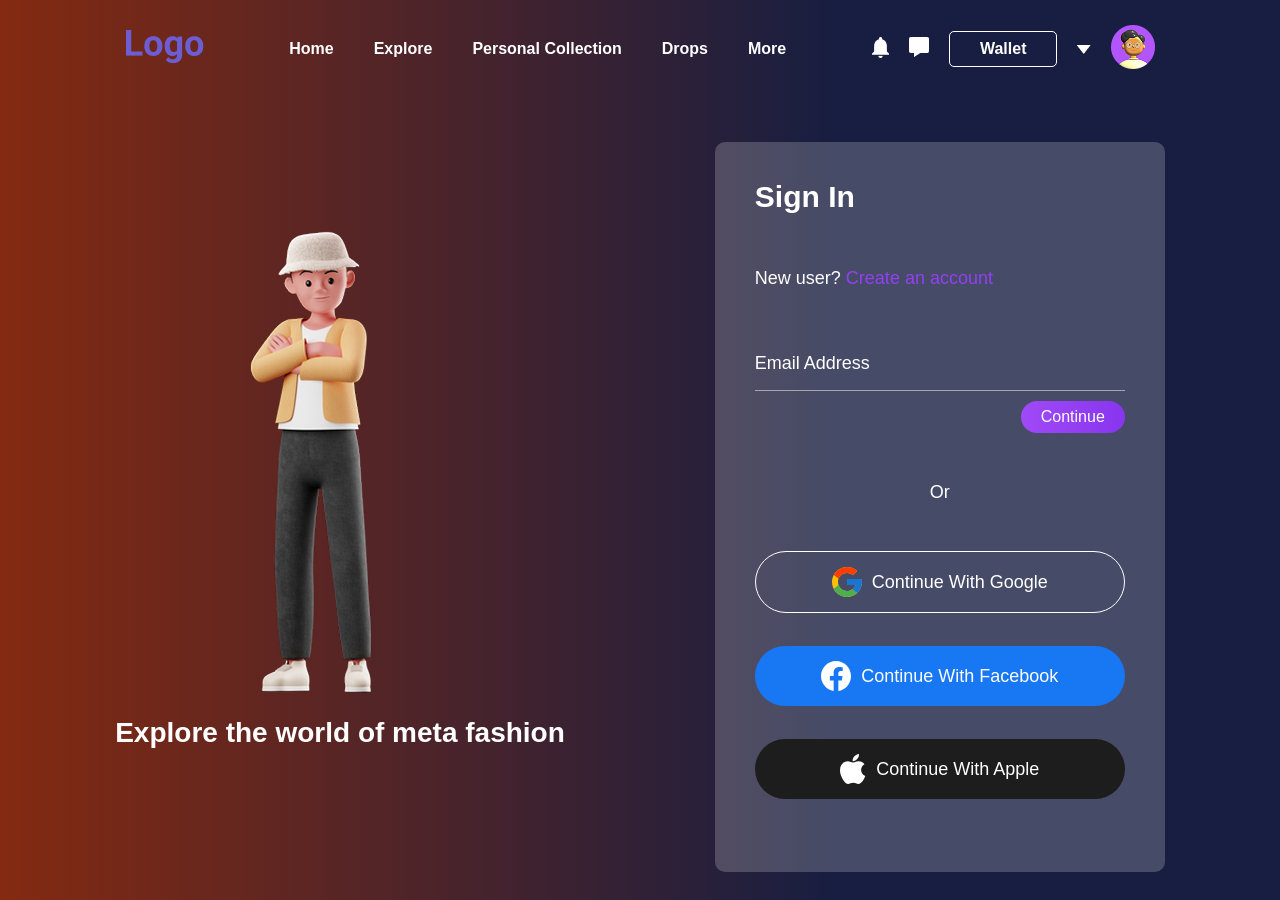
<file: sign-in.html>
<!DOCTYPE html>
<html lang="en">

<head>
    <meta charset="UTF-8">
    <meta name="viewport" content="width=device-width, initial-scale=1.0">
    <link rel="stylesheet" href="./assets/css/reset.css">
    <link rel="stylesheet" href="./assets/css/style.css">
    <link rel="icon" type="image/x-icon" href="./assets/site-icons/fashion-logo.png" />
    <title>Fashion Marketplace</title>
</head>

<body>
    <div class="container-sign-in">
        <header>
        <nav class="d-flex align-center justify-between gap-40">
            <a href="index.html" class="logo"><img src="./assets/images/header-logo.png" alt="header-logo"></a>
            <ul class="header-nav d-flex align-center gap-40 weight-600">
                <li><a href="#" class="nav-link">Home</a></li>
                <li><a href="explore.html" class="nav-link">Explore</a></li>
                <li><a href="#" class="nav-link">Personal Collection</a></li>
                <li><a href="#" class="nav-link">Drops</a></li>
                <li><a href="#" class="nav-link">More</a></li>
            </ul>

            <div class="nav-right d-flex align-center gap-20">
                <div class="header-icons d-flex gap-20">
                    <a href="#" class="icon-hover"><img src="./assets/icons/bell-icon.png" alt="bell-icon"></a>
                    <a href="#" class="icon-hover"><img src="./assets/icons/message-icon.png" alt="message-icon"></a>
                </div>
                <a href="#" class="wallet-button d-flex weight-600">Wallet</a>
                <a href="#" class="drop-down"><img src="./assets/icons/arrow-down.png" alt="arrow-down"></a>
                <a href="./sign-in.html" class="profile-picture"><img src="./assets/icons/men-icon.png" alt="men-icon"></a>
            </div>
        </nav>
    </header>
        <section class="auth d-flex justify-center align-center">
            <div class="auth-hero">
                <img src="./assets/images/sign-in-main-img.png" alt="sign in img">
                <h1 class="weight-700">Explore the world of meta fashion</h1>
            </div>
            <div class="sign-in d-flex flex-column">
                <h2 class="weight-700 lh-100">Sign In</h2>
                <p class="weight-500 lh-100">New user? <a class="lh-100 weight-500" href="sign-up.html">Create an
                        account</a></p>
                <form class="d-flex flex-column gap-10 align-flex-end">
                    <input type="email" placeholder="Email Address">
                    <button>Continue</button>
                </form>
                <span class="d-flex justify-center weight-400">Or</span>

                <button class="social-btn social-btn-google d-flex align-center justify-center gap-10 weight-500">
                    <svg xmlns="http://www.w3.org/2000/svg" width="30" height="30" viewBox="0 0 30 30" fill="none">
                        <path
                            d="M29.7083 12.0623H28.5V12H15V18H23.4773C22.2405 21.4928 18.9172 24 15 24C10.0297 24 6 19.9702 6 15C6 10.0297 10.0297 6 15 6C17.2943 6 19.3815 6.8655 20.9708 8.27925L25.2135 4.0365C22.5345 1.53975 18.951 0 15 0C6.71625 0 0 6.71625 0 15C0 23.2838 6.71625 30 15 30C23.2838 30 30 23.2838 30 15C30 13.9943 29.8965 13.0125 29.7083 12.0623Z"
                            fill="#FFC107" />
                        <path
                            d="M1.72952 8.01825L6.65777 11.6325C7.99127 8.331 11.2208 6 15 6C17.2943 6 19.3815 6.8655 20.9708 8.27925L25.2135 4.0365C22.5345 1.53975 18.951 0 15 0C9.23852 0 4.24202 3.25275 1.72952 8.01825Z"
                            fill="#FF3D00" />
                        <path
                            d="M14.9999 29.9995C18.8744 29.9995 22.3949 28.5168 25.0567 26.1055L20.4142 22.177C18.8576 23.3608 16.9555 24.0011 14.9999 23.9995C11.0984 23.9995 7.78568 21.5118 6.53768 18.04L1.64618 21.8088C4.12868 26.6665 9.17018 29.9995 14.9999 29.9995Z"
                            fill="#4CAF50" />
                        <path
                            d="M29.7083 12.0623H28.5V12H15V18H23.4773C22.8857 19.6623 21.82 21.1149 20.412 22.1782L20.4142 22.1768L25.0568 26.1052C24.7283 26.4037 30 22.5 30 15C30 13.9943 29.8965 13.0125 29.7083 12.0623Z"
                            fill="#1976D2" />
                    </svg>
                    Continue With Google
                </button>

                <button class="social-btn social-btn-facebook d-flex align-center justify-center gap-10 weight-500">
                    <svg xmlns="http://www.w3.org/2000/svg" width="30" height="30" viewBox="0 0 30 30" fill="none">
                        <path
                            d="M30.0037 15.0938C30.0037 6.7575 23.2875 0 15.0037 0C6.71625 0.001875 0 6.7575 0 15.0956C0 22.6275 5.48625 28.8712 12.6562 30.0037V19.4569H8.85V15.0956H12.66V11.7675C12.66 7.98563 14.9006 5.89687 18.3263 5.89687C19.9687 5.89687 21.6844 6.19125 21.6844 6.19125V9.90375H19.7925C17.9306 9.90375 17.3494 11.0681 17.3494 12.2625V15.0938H21.5081L20.8444 19.455H17.3475V30.0019C24.5175 28.8694 30.0037 22.6256 30.0037 15.0938Z"
                            fill="white" />
                    </svg>
                    Continue With Facebook
                </button>

                <button class="social-btn social-btn-apple d-flex align-center justify-center gap-10 weight-500">
                    <svg xmlns="http://www.w3.org/2000/svg" width="26" height="30" viewBox="0 0 26 30" fill="none">
                        <path
                            d="M21.1472 15.854C21.1327 13.3949 22.2509 11.5416 24.5089 10.1751C23.246 8.37227 21.3354 7.38072 18.8168 7.18962C16.4321 7.00213 13.8231 8.57419 12.8678 8.57419C11.8582 8.57419 9.54953 7.25453 7.73298 7.25453C3.9841 7.31222 0 10.2328 0 16.1749C0 17.9308 0.322057 19.7444 0.96617 21.6121C1.8274 24.0712 4.93217 30.0962 8.17083 29.9988C9.86434 29.9592 11.0621 28.8018 13.2658 28.8018C15.4044 28.8018 16.5117 29.9988 18.4007 29.9988C21.6683 29.952 24.4763 24.475 25.2941 22.0088C20.912 19.9499 21.1472 15.9801 21.1472 15.854V15.854ZM17.344 4.85678C19.1787 2.68619 19.0122 0.710309 18.9579 0C17.3368 0.0937464 15.4623 1.09972 14.3948 2.33645C13.2188 3.66332 12.5276 5.30388 12.676 7.15357C14.4274 7.28698 16.0268 6.38917 17.344 4.85678V4.85678Z"
                            fill="white" />
                    </svg>
                    Continue With Apple
                </button>
            </div>
        </section>
    </div>
</body>

</html>
</file>
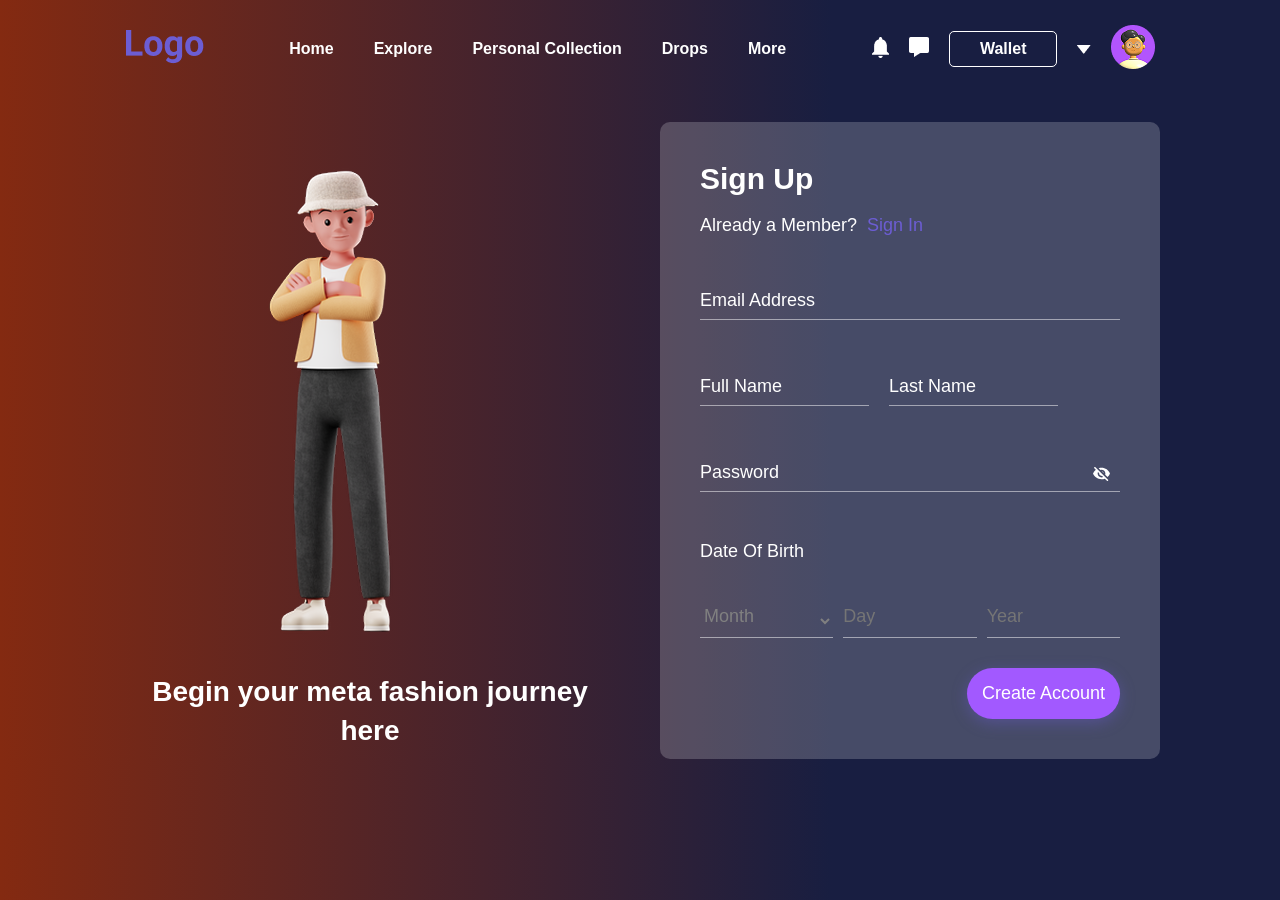
<file: sign-up.html>
<!DOCTYPE html>
<html lang="en">

<head>
    <meta charset="UTF-8">
    <meta name="viewport" content="width=device-width, initial-scale=1.0">
    <link rel="stylesheet" href="./assets/css/reset.css">
    <link rel="stylesheet" href="./assets/css/style.css">
    <link rel="icon" type="image/x-icon" href="./assets/site-icons/fashion-logo.png" />
    <title>Fashion Marketplace</title>
</head>

<body>
    <div class="container-sign-up">
        <header>
            <nav class="d-flex align-center justify-between gap-40">
                <a href="index.html" class="logo"><img src="./assets/images/header-logo.png" alt="header-logo"></a>
                <ul class="header-nav d-flex align-center gap-40 weight-600">
                    <li><a href="#" class="nav-link">Home</a></li>
                    <li><a href="explore.html" class="nav-link">Explore</a></li>
                    <li><a href="#" class="nav-link">Personal Collection</a></li>
                    <li><a href="#" class="nav-link">Drops</a></li>
                    <li><a href="#" class="nav-link">More</a></li>
                </ul>

                <div class="nav-right d-flex align-center gap-20">
                    <div class="header-icons d-flex gap-20">
                        <a href="#" class="icon-hover"><img src="./assets/icons/bell-icon.png" alt="bell-icon"></a>
                        <a href="#" class="icon-hover"><img src="./assets/icons/message-icon.png"
                                alt="message-icon"></a>
                    </div>
                    <a href="#" class="wallet-button d-flex weight-600">Wallet</a>
                    <a href="#" class="drop-down"><img src="./assets/icons/arrow-down.png" alt="arrow-down"></a>
                    <a href="./sign-in.html" class="profile-picture"><img src="./assets/icons/men-icon.png"
                            alt="men-icon"></a>
                </div>
            </nav>
        </header>
        <section class="auth sign-up-section d-flex justify-center align-center gap-40">
            <div class="auth-hero sign-up-hero">
                <img src="./assets/images/sign-in-main-img.png" alt="sign in img">
                <h1 class="weight-700">Begin your meta fashion journey here</h1>
            </div>

            <div class="sign-up-right">
                <div class="first-input">
                    <h2 class="weight-700">Sign Up</h2>
                    <p class="weight-400 lh-100">Already a Member? <a href="sign-in.html">Sign In</a></p>
                    <form>
                        <input class="weight-400" type="email" placeholder="Email Address">
                    </form>
                </div>
                <div class="second-input">
                    <form class="d-flex gap-20">
                        <input type="text" placeholder="Full Name">
                        <input type="text" placeholder="Last Name">
                    </form>
                </div>
                <div class="third-input">
                    <form>
                        <input type="text" placeholder="Password">
                        <svg xmlns="http://www.w3.org/2000/svg" width="17" height="14" viewBox="0 0 17 14" fill="none">
                            <path
                                d="M8.5 2.77524C10.6327 2.77524 12.3636 4.48661 12.3636 6.59526C12.3636 6.9849 12.2864 7.35926 12.1782 7.71071L14.5427 10.0486C15.6168 9.10883 16.4668 7.93227 17 6.58762C15.6632 3.24128 12.3636 0.865234 8.5 0.865234C7.51864 0.865234 6.57591 1.01803 5.68727 1.30072L7.36409 2.9586C7.72727 2.85164 8.10591 2.77524 8.5 2.77524ZM1.32136 0.223471C1.24973 0.294152 1.1929 0.378107 1.15412 0.470531C1.11534 0.562955 1.09538 0.662033 1.09538 0.762094C1.09538 0.862154 1.11534 0.961232 1.15412 1.05366C1.1929 1.14608 1.24973 1.23004 1.32136 1.30072L2.84364 2.8058C1.57476 3.7993 0.593795 5.10654 0 6.59526C1.33682 9.94924 4.63636 12.3253 8.5 12.3253C9.67455 12.3253 10.795 12.0961 11.8305 11.6988L13.9323 13.7769C14.0768 13.9197 14.2727 14 14.477 14C14.6814 14 14.8773 13.9197 15.0218 13.7769C15.1663 13.634 15.2475 13.4403 15.2475 13.2383C15.2475 13.0363 15.1663 12.8425 15.0218 12.6996L2.41864 0.223471C2.11727 -0.0744904 1.62273 -0.0744904 1.32136 0.223471ZM8.5 10.4153C6.36727 10.4153 4.63636 8.70391 4.63636 6.59526C4.63636 6.00698 4.77545 5.44926 5.015 4.96029L6.22818 6.15978C6.205 6.2973 6.18182 6.44246 6.18182 6.59526C6.18182 7.86351 7.21727 8.88727 8.5 8.88727C8.65454 8.88727 8.79364 8.86435 8.94045 8.83379L10.1536 10.0333C9.65136 10.2778 9.095 10.4153 8.5 10.4153ZM10.795 6.34314C10.7396 5.82695 10.5069 5.34515 10.1356 4.9781C9.76438 4.61105 9.27708 4.38095 8.755 4.32617L10.795 6.34314Z"
                                fill="white" />
                        </svg>
                    </form>
                </div>
                <div class="fourth-input">
                    <label class="dob-label d-flex gap-10 weight-400">Date Of Birth</label>
                    <div class="dob-fields d-flex gap-10">
                        <select required class="weight-500 d-flex gap-20">
                            <option value="" disabled selected>Month</option>
                            <option value="1">January</option>
                            <option value="2">February</option>
                            <option value="3">March</option>
                            <option value="4">April</option>
                            <option value="5">May</option>
                            <option value="6">June</option>
                            <option value="7">July</option>
                            <option value="8">August</option>
                            <option value="9">September</option>
                            <option value="10">October</option>
                            <option value="11">November</option>
                            <option value="12">December</option>
                        </select>
                        <input type="number" placeholder="Day" min="1" max="31" required>
                        <input type="number" placeholder="Year" min="1900" max="2026" required>
                    </div>
                </div>

                <div class="create-button weight-500 d-flex justify-flex-end">
                    <button class="create-btn">Create Account</button>
                </div>
            </div>
        </section>
    </div>
</body>

</html>
</file>
<file: assets/css/style.css>
:root {
    /* colors */
    --bg-color: linear-gradient(90deg, rgba(132, 42, 17, 1) 0%, rgba(24, 30, 65, 1) 65%);
    --main-color: linear-gradient(180deg, #B75CFF 0%, #671AE4 100%);
    --white-p: #ffffff;
    /* typography */
    --font-15: 15px;
    --font-20: 20px;
    --font-16: 16px;
    --font-18: 18px;
    --font-60: 60px;
    --font-30: 30px;
    --font-40: 40px;
    --font-36: 36px;
    --font-50: 50px;
    --font-28: 28px;
    --font-23: 23px;
    --font-roboto: 'Roboto', sans-serif;
    --font-popins: 'Poppins', sans-serif;
    --font-inter: 'Inter', sans-serif;
}

/* rooot-end */


.container {
    max-width: 1198px;
    margin: 0 auto;
    width: 90%;
}

.gap-15 {
    gap: 15px;
}

.gap-30 {
    gap: 30px;
}

.gap-6 {
    gap: 6px;
}

.gap-20 {
    gap: 20px;
}

.gap-50 {
    gap: 50px
}

.gap-40 {
    gap: 40px;
}

.gap-75 {
    gap: 75px;
}

.gap-80 {
    gap: 80px;
}

.gap-10 {
    gap: 10px;
}

.gap-6 {
    gap: 6px;
}

.gap-220 {
    gap: 220px
}

.gap-90 {
    gap: 90px;
}

.gap-250 {
    gap: 250px;
}

.gap-200 {
    gap: 200px;
}

.d-flex {
    display: flex;
}


.d-grid {
    display: grid;
}

.flex-wrap {
    flex-wrap: wrap;
}

.flex-column {
    flex-direction: column;
}

.justify-between {
    justify-content: space-between;
}

.justify-flex-end {
    justify-content: flex-end;
}

.justify-flex-start {
    justify-content: flex-start;
}


.justify-center {
    justify-content: center;
}

.align-center {
    align-items: center;
}

.align-flex-start {
    align-items: flex-start;
}

.align-flex-end {
    align-items: flex-end;
}

.weight-500 {
    font-weight: 500;
}

.weight-550 {
    font-weight: 550;
}

.weight-400 {
    font-weight: 400;
}

.weight-700 {
    font-weight: 700;
}

.weight-800 {
    font-weight: 800;
}

.weight-600 {
    font-weight: 600;
}

.lh-135 {
    line-height: 135%;
}

.lh-100 {
    line-height: 100%;
}

.lh-180 {
    line-height: 180%;
}

.lh-200 {
    line-height: 200%;
}

.lh-19px {
    line-height: 19px;
}

.lh-38px {
    line-height: 38px;
}

.lh-30px {
    line-height: 30px;
}

.lh-25px {
    line-height: 25px;
}

/* //////////////// */

* {
    margin: 0;
    padding: 0;
    box-sizing: border-box;
}

body {
    background: var(--bg-color);
}

/* ////header */
header nav a,
header nav input {
    font-family: var(--font-inter);
}

header {
    padding: 25px 30px 0 51px;
}

header nav .header-nav li a {
    white-space: nowrap;
}

header nav .header-nav li.more-menu {
    position: relative;
}

/* პატარა ისრის ხატვა CSS-ით, სურათის ფაილის გარეშე */
header nav .header-nav .more-arrow {
    display: inline-block;
    width: 6px;
    height: 6px;
    margin-left: 6px;
    margin-bottom: 3px;
    vertical-align: middle;
    border-right: 1.5px solid currentColor;
    border-bottom: 1.5px solid currentColor;
    transform: rotate(45deg);
    transition: transform 0.2s ease;
}

header nav .header-nav .more-menu:hover .more-arrow,
header nav .header-nav .more-menu:focus-within .more-arrow {
    transform: rotate(225deg) translateY(-2px);
}

header nav .header-nav .dropdown-menu {
    position: absolute;
    top: 100%;
    right: 0;
    min-width: 180px;
    margin: 0;
    padding: 8px 0;
    list-style: none;
    background: #1b1f3b;
    border-radius: 8px;
    box-shadow: 0 8px 24px rgba(0, 0, 0, 0.35);
    opacity: 0;
    visibility: hidden;
    transform: translateY(8px);
    transition: opacity 0.2s ease, transform 0.2s ease, visibility 0.2s;
    z-index: 100;
}

header nav .header-nav .dropdown-menu::before {
    content: "";
    position: absolute;
    top: -14px;
    left: 0;
    right: 0;
    height: 14px;
}

header nav .header-nav .more-menu:hover .dropdown-menu,
header nav .header-nav .more-menu:focus-within .dropdown-menu {
    opacity: 1;
    visibility: visible;
    transform: translateY(0);
}

header nav .header-nav .dropdown-menu li a {
    display: block;
    padding: 10px 20px;
    color: #ffffff;
    font-size: var(--font-16);
    font-weight: 500;
    white-space: nowrap;
    transform: none;
}

header nav .header-nav .dropdown-menu li a:hover {
    color: #6C5DD3;
    background: rgba(255, 255, 255, 0.05);
    transform: none;
}

header form.search-container {
    position: relative;
    width: 100%;
    max-width: 400px;


    input {
        position: relative;
        box-sizing: border-box;
        width: 100%;
        background: transparent;
        border-radius: 40px;
        border: .5px solid white;
        padding: 15px 15px 15px 45px;
        color: #ffffff;
        font-size: var(--font-16);
    }
}

.logo {
    transition: 0.2s ease;

    &:hover {
        opacity: 0.6;
    }
}

.search-btn {
    position: absolute;
    top: 50%;
    left: 15px;
    cursor: pointer;
    transform: translateY(-50%);
    width: 21px;
    height: 21px;
    pointer-events: none;
}

header form.search-container input::placeholder {
    color: #ffffff;
    opacity: 1;
}

header nav .header-nav {
    font-size: var(--font-16);

    li {
        a {
            color: var(--white-p);
            line-height: 100%;
            text-decoration: none;
            font-weight: 600;
            transition: color 0.2s ease;

            &:hover {
                color: #6C5DD3;
                transform: scale(1.05);
            }
        }
    }
}

.icon-hover {
    transition: color 0.5s, ease;

    &:hover {
        opacity: 0.6;
    }
}

.drop-down {
    transition: 0.8s, ease;

    &:hover {
        opacity: 1;
        visibility: visible;
        transform: translateY(5px);
    }
}

.nav-right .wallet-button {
    color: var(--white-p);
    padding: 9px 30px;
    text-decoration: none;
    border: 1px solid var(--white-p);
    border-radius: 5px;
    transition: color 0.2s ease, transform 0.2s ease;

    &:hover {
        color: #6C5DD3;
        transform: scale(1.05);
    }
}

.profile-picture {
    margin-right: 20px;

    &:hover {
        opacity: 0.6;
    }
}


/* \\\\\\\\\\\\section/////// */

.colection-section {
    margin-top: 100px;
    width: 100%;

}

.colection-button {
    position: relative;

    &::before {
        content: "";
        position: absolute;

        top: 50%;
        height: 1px;
        background-color: rgba(255, 255, 255, 0.15);
        transform: translateY(-50%);
        z-index: 0;
        left: 10%;
        right: 10%;
    }

    .buttons {
        z-index: 2;
        font-size: var(--font-18);
        padding: 15px 26px;
        border-radius: 30px;
        cursor: pointer;
        background-color: #493E52;
        color: #ffffff;
        border: 0;
        font-family: 'Poppins', sans-serif;
        background-color: #493E52;
        color: #ffffff;
        transition: transform 0.3s ease;

        &:hover {
            background-color: #6C5DD3;
            transform: scale(1.05);
        }
    }
}

section.hero-section {
    margin-top: 184px;

    .hero-left {
        h1 {
            font-size: var(--font-60);
            max-width: 500px;
            font-family: var(--font-inter);
            color: var(--white-p);
            transition: transform 0.3s ease;

            &:hover {
                transform: translateY(-7px);
            }
        }

        .hero-p {
            font-size: var(--font-20);
            font-family: var(--font-inter);
            max-width: 560px;
            color: rgba(255, 255, 255, 0.5);
            margin-block: 15px 30px;

        }

        .hero-button {
            padding: 10px 20px;
            background-color: rgba(255, 255, 255, 0.1);
            border-radius: 10px;
            font-size: var(--font-20);
            margin-right: 20px;
            cursor: pointer;
            font-family: var(--font-popins);
            color: var(--white-p);
            border: 0;
            transition: transform 0.3s ease;

            &:hover {
                background: linear-gradient(180deg, #B75CFF 0%, #671AE4 100%);
                transform: scale(1.05);
            }
        }

        ul {
            margin-top: 50px;
            font-family: var(--font-popins);

            li {
                .main-statistic {
                    font-size: var(--font-30);
                    color: var(--white-p);
                    text-align: center;

                }

                .statistic {
                    font-size: var(--font-20);
                    color: rgba(255, 255, 255, 0.5);
                }

            }
        }

    }

    .hero-right {
        img {
            transition: transform 0.3s ease;

            &:hover {
                transform: translateY(-7px);

            }
        }
    }
}

section.brand-logo {
    img {
        margin-block: 89px;
    }
}

section.about-us {
    h2 {
        font-size: var(--font-40);
        color: var(--white-p);
        margin-bottom: 20px;
        font-family: var(--font-roboto);
    }

    p {
        max-width: 420px;
        font-size: var(--font-20);
        color: #888888;
        text-align: center;
        font-family: var(--font-popins);
    }
}

section.fashion-speak {
    margin-top: 91px;
}

section .warior-right {
    font-family: var(--font-inter);

    h2 {
        font-size: var(--font-36);
        color: var(--white-p);
    }

    p {
        margin-top: 20px;
        font-size: var(--font-20);
        width: 640px;
        color: #95929F;
        text-align: start;
    }

    button {
        margin-top: 50px;
        border: none;
        padding: 15px 30px;
        border-radius: 6px;
        background: linear-gradient(90deg, #671AE4, #B75CFF);
        color: var(--white-p);
        font-family: var(--font-inter);
        font-size: var(--font-20);
        cursor: pointer;
    }
}

section .all-colection {
    margin: 120px 0 63px 0;

    h2 {
        font-size: 40px;
        color: var(--white-p);
        font-family: var(--font-popins);
    }

    p {
        font-size: var(--font-20);
        line-height: 38px;
        font-family: var(--font-inter);
        color: rgba(255, 255, 255, 0.5);
    }
}

section .all-colection-icons {
    width: 100%;
    max-width: 1200px;
    margin: 80px auto 0;
    gap: 30px;

    .icon-item {
        flex: 1;

        h2 {
            color: var(--white-p);
            font-family: var(--font-inter);
            margin-top: 11px;
            padding-bottom: 157px;
        }
    }
}

section .bottom-nav {
    a {
        color: var(--white-p);
        padding: 7px 35px;
        background: rgba(255, 255, 255, 0.1);
        border-radius: 10px;
        text-decoration: none;
        font-size: var(--font-20);
        font-family: var(--font-popins);
        margin-bottom: 30px;
        transition: 0.2s ease;

        &:hover {
            background: linear-gradient(180deg, #B75CFF 0%, #671AE4 100%);
            transform: translateY(-2px);
        }
    }
}

section.marketplace-section {
    padding: 20px;

    .colection-grid {
        width: 337px;
        background: rgba(255, 255, 255, 0.1);
        padding: 20px;
        border-radius: 10px;
        margin-bottom: 15px;
        box-shadow: 0 15px 35px rgba(0, 0, 0, 0.35);


        img.bg {
            width: 100%;
            height: 330px;
            object-fit: cover;
        }
    }

    .info .name {
        font-family: var(--font-popins);

        p:first-child {
            font-size: var(--font-20);
            color: rgba(255, 255, 255, 0.5);
            margin-top: 20px;
            margin-bottom: 10px;
        }

        p:last-child {
            font-size: var(--font-20);
            color: var(--white-p);
        }
    }

    .bid {
        font-family: var(--font-popins);
        text-align: right;

        p:first-child {
            font-size: var(--font-15);
            color: rgba(255, 255, 255, 0.5);
            padding: 20px 0 10px 0;
        }

        p:last-child {
            font-size: 20px;
            color: var(--white-p);
        }
    }

    .actions {
        margin-top: 24px;

        button:first-child {
            background: none;
            border: 0;
            cursor: pointer;
            padding: 5px;

            svg path {
                transition: 0.3s ease;
            }

            &:hover {
                svg path {
                    stroke: #ff2d55;
                    fill: #ff2d55;
                }
            }
        }

        button:last-child {
            background: none;
            border: 0;
            cursor: pointer;
            padding: 10px 85px;
            background: var(--main-color);
            border-radius: 10px;
            font-size: var(--font-20);
            font-family: var(--font-popins);
            color: var(--white-p);
            transition: 0.3s ease;

            &:hover {
                transform: translateY(-2px);
                box-shadow: 0 8px 20px rgba(183, 92, 255, 0.4);
            }
        }
    }

}

.card-container {
    margin-bottom: 152px;
}

section .new-trending {
    font-family: var(--font-popins);

    h2 {
        font-size: var(--font-40);
        color: var(--white-p);
        margin-bottom: 20px;
    }

    p {
        max-width: 420px;
        font-size: var(--font-20);
        color: #888888;
        text-align: center;
        padding-bottom: 30px;
    }
}

section .trending-styles {
    margin-bottom: 150px;

}

section.creators {
    font-family: var(--font-popins);
    margin-bottom: 120px;

    h2 {
        font-size: var(--font-40);
        color: var(--white-p);
        margin-bottom: 20px;
    }

    p {
        max-width: 420px;
        font-size: var(--font-20);
        color: #888888;
        text-align: center;
        padding-bottom: 30px;
    }

    .creator-cards {
        position: relative;
        width: 414px;
        border-radius: 10px;
        background-color: rgba(255, 255, 255, 0.1);
        box-shadow: 0 15px 35px rgba(0, 0, 0, 0.35);
        margin-bottom: 50px;

        .cover {
            display: block;
            width: 100%;
            height: 294px;
            object-fit: cover;
            border-radius: 10px;
            padding-bottom: 20px;

        }

        .avatar {
            position: absolute;
            top: 228px;
            left: 50%;
            transform: translateX(-50%);
            width: 111px;
            height: 111px;
            border-radius: 50%;
            object-fit: cover;
        }

        .user-info {
            padding: 66px 33px 0;
            text-align: center;
            color: var(--white-p);
        }

        .name-row h2 {
            margin: 0;
            font-size: 20px;
            font-family: var(--font-popins);
        }

        .user-info p {
            margin: 10px auto 10px;
            font-size: var(--font-15);
            min-width: 307px;
        }

        .follow {
            font-family: var(--font-popins);
            display: block;
            width: 100%;
            padding: 10px 0;
            border-radius: 10px;
            border: none;
            cursor: pointer;
            background: var(--main-color);
            margin-bottom: 42px;
            font-size: var(--font-20);
            font-style: var(--font-popins);
            color: var(--white-p);
            transition: 0.2s ease;

            &:hover {
                transform: translateY(-2px);
                box-shadow: 0 8px 20px rgba(183, 92, 255, 0.4);
            }
        }
    }
}


section.q-and-a {
    font-family: var(--font-popins);

    h2 {
        font-size: var(--font-40);
        color: var(--white-p);
        margin-bottom: 20px;
        max-width: 387px;
        text-align: center;
    }

    p {
        max-width: 420px;
        font-size: var(--font-20);
        color: #888888;
        text-align: center;
        padding-bottom: 50px;
    }
}

section .faq-container {
    max-width: 1197px;
    margin: 0 auto;
    padding: 0 20px;
    width: 100%;
    margin-bottom: 150px;

    .faq-list {
        display: grid;
        grid-template-columns: 1fr 1fr;
        gap: 30px 40px;
        width: 100%;

        .faq-item {
            padding-bottom: 30px;
            border-bottom: 1px solid rgba(255, 255, 255, 1);
            font-family: var(--font-popins);
            cursor: pointer;

            p {
                padding: 0;
                color: rgba(255, 255, 255, 0.5);
                font-size: var(--font-20);
            }

            span {
                color: rgba(255, 255, 255, 0.5);
                font-size: var(--font-20);
            }
        }
    }

}

section.high-quality {
    font-family: var(--font-popins);
    color: rgba(255, 255, 255, 1);
    max-width: 1197px;
    min-height: 320px;
    width: 100%;
    margin: 0 auto;
    background: var(--main-color);
    border-radius: 10px;
    box-sizing: border-box;
    gap: 20px;
    margin-bottom: 130px;

    h2 {
        font-size: var(--font-50);
        max-width: 397px;
        text-align: center;
        margin: 0;
    }

    button {
        max-width: 155px;
        font-size: var(--font-20);
        padding: 10px 20px;
        color: rgba(255, 255, 255, 1);
        background-color: rgba(255, 255, 255, 0.5);
        border: none;
        border-radius: 10px;
        cursor: pointer;
        transition: background-color 0.3s ease, transform 0.3s ease 0.1s;

        &:hover {
            background-color: rgba(255, 255, 255, 0.7);
            transform: translateY(-4px);
            box-shadow: 6px 8px 16px rgba(12, 12, 12, 0.4);
        }
    }
}

footer.footer {
    font-family: var(--font-popins);

    .footer-text {
        a {
            font-size: var(--font-20);
            color: rgba(108, 93, 211, 1);
            text-decoration: none;
            padding-bottom: 20px;
        }

        p {
            color: rgba(255, 255, 255, 0.5);
            max-width: 288px;
            font-size: var(--font-15);
        }
    }

    .footer-about {
        margin-left: 131px;
        flex: 0 0 auto;

        h2 {
            font-size: var(--font-20);
            color: var(--white-p);
            cursor: pointer;

            &:hover {
                color: rgba(255, 255, 255, 0.7);
            }
        }

        ul {
            li {
                font-size: var(--font-15);
                color: rgba(255, 255, 255, 0.5);
                margin-block: 20px;
                text-decoration: none;
            }
        }
    }

    .footer-icon {
        a {
            transition: opacity 0.2s ease;

            &:hover {
                opacity: 0.7;
            }
        }
    }
}

/* sign-in page////////////////// */
.container-sign-in {
    max-width: 1131px;
    margin: 0 auto;
    width: 100%;
}

section.auth {
    font-family: var(--font-inter);
    background-color: var(--bg-color);

    .auth-hero {
        img {
            margin-left: 28%;
            margin-bottom: 10px;
            margin-top: 30px;
        }

        h1 {
            font-size: var(--font-28);
            line-height: 39px;
            color: var(--white-p);
        }

    }

    .sign-in {
        background-color: rgba(255, 255, 255, 0.2);
        padding: 40px;
        border-radius: 10px;
        max-width: 450px;
        width: 100%;
        margin: 70px 0 0 150px;

        h2 {
            font-size: var(--font-30);
            margin-bottom: 57px;
            color: var(--white-p);
        }

        p {
            font-size: var(--font-18);
            margin-bottom: 60px;
            color: var(--white-p);

            a {
                text-decoration: none;
                font-size: var(--font-18);
                color: #9340F3;
            }
        }

        span {
            color: var(--white-p);
            font-size: var(--font-18);
            padding-block: 50px;
        }

        form {
            input {
                border: none;
                background: transparent;
                font-size: var(--font-18);
                color: var(--white-p);
                padding-bottom: 10px;
                border-bottom: 1px solid rgba(255, 255, 255, 0.5);
                width: 100%;
                height: 44px;

                &::placeholder {
                    color: var(--white-p);
                }
            }

            button {
                background: linear-gradient(90deg, #A049F7, #8835EF);
                border: none;
                color: var(--white-p);
                border-radius: 121px;
                font-size: var(--font-16);
                cursor: pointer;
                padding: 7px 20px;

            }
        }

        button.social-btn {
            margin-bottom: 33px;
        }

        button.social-btn-google {
            color: var(--white-p);
            background: transparent;
            padding: 15px 10px;
            border: 1px solid var(--white-p);
            border-radius: 200px;
            cursor: pointer;
            font-size: var(--font-18);
        }

        button.social-btn-facebook {
            color: var(--white-p);
            background-color: #1877F2;
            padding: 15px 10px;
            border: none;
            border-radius: 200px;
            cursor: pointer;
            font-size: var(--font-18);
        }

        button.social-btn-apple {
            color: var(--white-p);
            background-color: #1D1D1D;
            padding: 15px 10px;
            border: none;
            border-radius: 200px;
            cursor: pointer;
            font-size: var(--font-18);
        }
    }
}

.container-sign-up {
    max-width: 1131px;
    margin: 0 auto;
    width: 100%;
}

section.sign-up-section {
    margin-left: 100px;
    margin: 0 auto;
    margin-top: 50px;


    .sign-up-hero {
        h1 {
            max-width: 500px;
            text-align: center;
            margin-top: 20px;
        }
    }
}

section .sign-up-right {
    font-family: var(--font-popins);
    background-color: rgba(255, 255, 255, 0.2);
    width: 100%;
    max-width: 500px;
    padding: 20px 40px 40px;
    border-radius: 10px;

    .first-input {
        h2 {
            font-size: var(--font-30);
            color: var(--white-p);
            padding-block: 22px;
        }

        p {
            font-size: var(--font-18);
            color: var(--white-p);

            a {
                color: #6C5DD3;
                text-decoration: none;
                margin-left: 5px;
            }
        }

        input {
            background: transparent;
            border: none;
            padding-block: 10px;
            margin-block: 50px;
            border-bottom: 1px solid rgba(255, 255, 255, 0.5);
            width: 100%;

            &::placeholder {
                color: var(--white-p);
                font-size: var(--font-18);

            }
        }
    }

    .second-input {
        form {
            input {
                background: transparent;
                border: none;
                padding-block: 10px;
                border-bottom: 1px solid rgba(255, 255, 255, 0.5);

                &::placeholder {
                    color: var(--white-p);
                    font-size: var(--font-18);
                }
            }
        }
    }

    .third-input {
        form {
            position: relative;

            input {
                background: transparent;
                border: none;
                padding-block: 10px;
                margin-block: 50px;
                border-bottom: 1px solid rgba(255, 255, 255, 0.5);
                width: 100%;

                &::placeholder {
                    color: var(--white-p);
                    font-size: var(--font-18);
                }
            }

            svg {
                position: absolute;
                right: 10px;
                top: 50%;
                transform: translateY(-50%);
                cursor: pointer;
            }
        }
    }

    .fourth-input {
        font-family: var(--font-inter);

        .dob-label {
            color: var(--white-p);
            font-size: var(--font-18);
            display: block;
            margin-bottom: 10px;
        }
    }

    .dob-fields {

        select,
        input {
            background: transparent;
            border: none;
            cursor: pointer;
            font-size: var(--font-18);
            margin-top: 35px;
            border-bottom: 1px solid rgba(255, 255, 255, 0.5);
            color: gray;
            padding-bottom: 10px;
            width: 100%;
        }
    }

    .create-button {
        margin-top: 30px;

        .create-btn {
            padding: 15px;
            border: none;
            cursor: pointer;
            border-radius: 30px;
            background-color: #A259FF;
            color: var(--white-p);
            font-size: var(--font-18);
            box-shadow: 0px 4px 15px rgba(108, 93, 211, 0.4);
            transition: 0.3s;

            &:hover {
                opacity: 0.9;
            }
        }
    }
}

header.explore-header {
    margin-bottom: 224px;
}

.container-explore {
    max-width: 1100px;
    margin: 0 auto;
    width: 90%;
}

section.explore-section {
    .colection {
        font-family: var(--font-inter);
        font-size: var(--font-60);
        color: var(--white-p);
        margin-bottom: 60px;
    }

    nav {
        margin-bottom: 105px;

        ul {
            li {
                a {
                    font-family: var(--font-popins);
                    text-decoration: none;
                    font-size: var(--font-20);
                    color: var(--white-p);
                    padding: 5px 40px;
                    border-radius: 10px;
                    background-color: rgba(255, 255, 255, 0.1);
                    transition: .5s ease;

                    &:hover {
                        background-color: #8A3FD8;
                    }

                }
            }
        }
    }

    .explore-cards {
        svg.card-footer-icon {
            margin: 0 0 15px -15px;
            cursor: pointer;
        }

        flex: 1 1 0;
        min-width: 0;
    }

}

section.fashion {
    margin-top: 75px;

    .side {
        margin-bottom: 30px;
    }

    .video-player {
        position: relative;
        width: 100%;
        max-width: 1042px;
        border-radius: 10px;
        overflow: hidden;
        background: #000;
    }

    video {
        display: block;
        width: 100%;
    }

    .big-play {
        position: absolute;
        top: 50%;
        left: 50%;
        transform: translate(-50%, -50%);
        width: 80px;
        height: 80px;
        border-radius: 50%;
        border: 2px solid #fff;
        background: rgba(0, 0, 0, 0.25);
        color: #fff;
        font-size: 28px;
        cursor: pointer;
        transition: opacity 0.3s, background 0.2s;
    }

    .big-play:hover {
        background: rgba(0, 0, 0, 0.45);
    }

    .big-play.hidden {
        opacity: 0;
        pointer-events: none;
    }

    .controls {
        position: absolute;
        left: 0;
        right: 0;
        bottom: 0;
        display: flex;
        align-items: center;
        gap: 16px;
        padding: 30px 20px 14px;
        background: linear-gradient(transparent, rgba(0, 0, 0, 0.7));
        color: #fff;
        transition: opacity 0.3s;
    }

    /* პროგრესის ზოლი: იისფერი გავსებული ნაწილი, ნახევრად გამჭვირვალე დანარჩენი */
    .progress {
        -webkit-appearance: none;
        appearance: none;
        flex: 1;
        height: 4px;
        border-radius: 4px;
        background: linear-gradient(135deg, #B75CFF 0%, #671AE4 100%);
        cursor: pointer;
        outline: none;
    }

    .progress::-webkit-slider-thumb {
        -webkit-appearance: none;
        width: 12px;
        height: 12px;
        border-radius: 50%;
        background: #a855f7;
        border: none;
    }

    .progress::-moz-range-thumb {
        width: 12px;
        height: 12px;
        border-radius: 50%;
        background: #a855f7;
        border: none;
    }

    .time {
        font-size: 14px;
        font-family: sans-serif;
        white-space: nowrap;
    }

    .controls button {
        background: none;
        border: none;
        color: #fff;
        font-size: 25px;
        cursor: pointer;
        padding: 0;
        transition: opacity 0.2s;
    }

    .controls button:hover {
        opacity: 0.7;
    }

    .video-player.playing:not(:hover) .controls {
        opacity: 0;
    }

    .description {
        font-family: var(--font-inter);
        max-width: 1050px;
        margin: 0 auto;
        width: 100%;
        margin-bottom: 25px;

        p.description-text {
            color: var(--white-p);
            font-size: var(--font-23);
            margin-right: 100px;
            margin-left: 8px;
        }

        svg.like-icon {
            margin-right: 11px;
            margin-bottom: 7px;
        }

        p.description-12k {
            font-size: var(--font-18);
            color: rgba(255, 255, 255, 0.5);
            margin-right: 74px;
        }

        svg.share-icon {
            margin-right: 12px;
        }

        p.share-p {
            font-size: var(--font-18);
            color: rgba(255, 255, 255, 0.5);

        }
    }
}

section.subscribe {
    margin-left: 25px;

    .follow {
        font-family: var(--font-popins);
        max-width: 1060px;
        margin: 0 auto 50px;
        width: 100%;
        display: flex;
        align-items: center;
    }

    img {
        border-radius: 50%;
        object-fit: cover;
    }

    p {
        margin: 0;
        font-size: var(--font-23);
        color: var(--white-p);
    }

    button {
        padding: 8px 30px;
        border-radius: 84px;
        border: none;
        font-size: var(--font-15);
        background-color: rgba(108, 93, 211, 1);
        font-family: var(--font-inter);
        color: var(--white-p);
        line-height: 1.2;
        cursor: pointer;
    }
}

section.representing-section {
    .products-section {
        position: relative;
        padding: 30px;
        border-radius: 10px;
        background-color: rgba(255, 255, 255, 0.1);
        width: 100%;
        max-width: 480px;
        margin-left: 120px;
        font-family: sans-serif;
        color: #ffffff;

        h2.section-title {
            font-size: var(--font-20);
            margin-bottom: 16px;
        }

        article.product-card {
            background-color: rgba(255, 255, 255, 0.08);
            border-radius: 12px;
            padding: 12px 16px;
            backdrop-filter: blur(10px);

            img.product-img {
                width: 60px;
                height: 60px;
                border-radius: 8px;
                object-fit: cover;
                margin-right: 16px;
            }

            .product-info {
                flex: 1;
            }

            h3.product-title {
                font-size: 16px;
                font-weight: 600;
                margin: 0 0 4px 0;
            }

            p.product-author {
                font-size: 13px;
                color: #a0a0a0;
            }

            span.product-time {
                font-size: 13px;
                color: #a0a0a0;
            }
        }

        button.new-products-btn {
            position: absolute;
            bottom: 36px;
            left: 50%;
            transform: translateX(-50%);
            background: linear-gradient(90deg, #6366f1, #a855f7);
            color: #fff;
            border: none;
            padding: 8px 16px;
            border-radius: 20px;
            font-size: 13px;
            font-weight: 600;
            cursor: pointer;
            box-shadow: 0 4px 12px rgba(0, 0, 0, 0.3);
        }
    }

    .top-chat-side {
        position: relative;
        max-width: 500px;
        width: 100%;
        background-color: rgba(255, 255, 255, 0.1);
        border-radius: 10px;
        font-family: var(--font-inter);
        padding-left: 20px;
        padding-bottom: 40px;

        h2 {
            font-size: var(--font-20);
            color: var(--white-p);
            margin: 30px 0 45px 0;


        }

        article.chat-card {
            img {
                margin-bottom: 21px;
            }

            p {
                color: var(--white-p);
                font-size: var(--font-15);
                margin-bottom: 15px;
            }
        }

        button.new-products-btn-2 {
            position: absolute;
            bottom: 89px;
            left: 50%;
            transform: translateX(-50%);
            background: linear-gradient(90deg, #6366f1, #a855f7);
            color: #fff;
            border: none;
            padding: 8px 16px;
            border-radius: 20px;
            font-size: 13px;
            cursor: pointer;
            box-shadow: 0 4px 12px rgba(0, 0, 0, 0.3);
        }
    }

    form.comments {
        position: absolute;
        bottom: 30px;
        padding: 10px 16px;
        background-color: rgba(104, 99, 117, 1);
        border-radius: 50px;
        max-width: 450px;
        width: 100%;

        input {
            border: none;
            background: transparent;
            font-size: var(--font-15);
            width: 100%;

            &::placeholder {
                color: var(--white-p);
            }
        }

        button {
            border: none;
            background: transparent;
            cursor: pointer;
        }
    }
}

button.btn-primary {
    margin-top: 55px;
    font-size: var(--font-23);
}

footer.center-button {
    button.btn-primary {
        padding: 12px 57px;
        background: linear-gradient(180deg, #B75CFF 0%, #671AE4 100%);
        border: none;
        border-radius: 6px;
        color: var(--white-p);
        font-family: var(--font-inter);
        font-size: var(--font-20);
        transition: filter 0.3s ease, box-shadow 0.3s ease;
        cursor: pointer;
        margin-bottom: 86px;

        &:hover {
            filter: brightness(0.85);
            box-shadow: 0 6px 18px rgba(0, 0, 0, 0.5);
        }
    }
}


.fashion-container {
    max-width: 1218px;
    margin: 0 auto;
    width: 100%;
    padding: 0 20px;
    box-sizing: border-box;
}

section.last-section {
    cursor: pointer;

    .back-button {
        button {
            font-family: var(--font-inter);
            padding: 10px 25px;
            border: none;
            font-size: var(--font-18);
            color: var(--white-p);
            background: linear-gradient(135deg, #B75CFF, #671AE4);
            border-radius: 65px;
            margin-left: 0;
            margin-bottom: 17px;
            cursor: pointer;
            transition: transform 0.3s ease, box-shadow 0.3s ease;

            &:hover {
                transform: translateY(-5px);
                box-shadow: 0 10px 30px rgba(0, 0, 0, 0.25);
            }
        }
    }

    .video-list {
        display: grid;
        grid-template-columns: repeat(4, minmax(0, 285px));
        align-items: flex-start;
        gap: 50px;
        flex-wrap: wrap;
        margin-right: 30px;
    }


    .video-card {
        width: 285px;
        flex: 0 1 285px;
        min-width: 0;
    }

    p.video-time {
        font-family: var(--font-inter);
        font-size: var(--font-15);
        color: rgba(255, 255, 255, 0.8);
        text-align: right;
        margin: 0 0 8px;
    }

    .video-grid {
        position: relative;
        width: 100%;
        aspect-ratio: 285 / 264;
        overflow: hidden;
        border-radius: 6px;
    }

    .video-grid>img {
        position: absolute;
        inset: 0;
        width: 100%;
        height: 100%;
        object-fit: cover;
        border-radius: inherit;
    }

    .video-grid>.watching {
        position: absolute;
        inset: 0;
        margin: 0;
        border-radius: inherit;
    }

    .video-grid .live-icons {
        position: absolute;
        top: 10px;
        left: 75%;
    }

    img.first-video {
        display: block;
        width: 100%;
        height: 100%;
        object-fit: cover;
    }

    p.watching {
        position: absolute;
        inset: 0;
        margin: 0;
        padding: 10px;
        text-align: center;
        white-space: nowrap;
        font-size: var(--font-23);
        font-weight: 600;
        color: var(--white-p);
        background: rgba(0, 0, 0, 0.65);
    }
}

.showing {
    display: flex;
    align-items: center;
    gap: 8px;
    margin-top: 15px;
    margin-bottom: 150px;

    font-family: var(--font-inter);
    font-size: var(--font-15);
    color: rgba(255, 255, 255, 0.8);

    p.top-p {
        margin: 0;
        white-space: nowrap;
    }

    img {
        width: 30px;
        height: 30px;
        border-radius: 50%;
        object-fit: cover;
        flex-shrink: 0;
    }

    p.bottom-p {
        margin: 0;
        font-size: var(--font-18);
        color: var(--white-p);
        white-space: nowrap;
    }
}

.footer-container {
    font-family: var(--font-popins);
    max-width: 1150px;
    width: 100%;
    margin: 0 auto;

}
section.font-family{
    .colection-button{
        margin-bottom: 130px;
        .buttons{
            padding: 13px 59px;
        }
    }

    h2{
        font-family: var(--font-inter);
        font-size: var(--font-60);
        color: var(--white-p);
        margin-bottom: 120px;
    }
}

section.last-section{
    h2.live-title{
        font-family: var(--font-inter);
        font-size: var(--font-30);
        color: var(--white-p);
        margin-bottom:16px;
    }
}

header.personal-header{
    margin-bottom: 151px;
}
</file>
